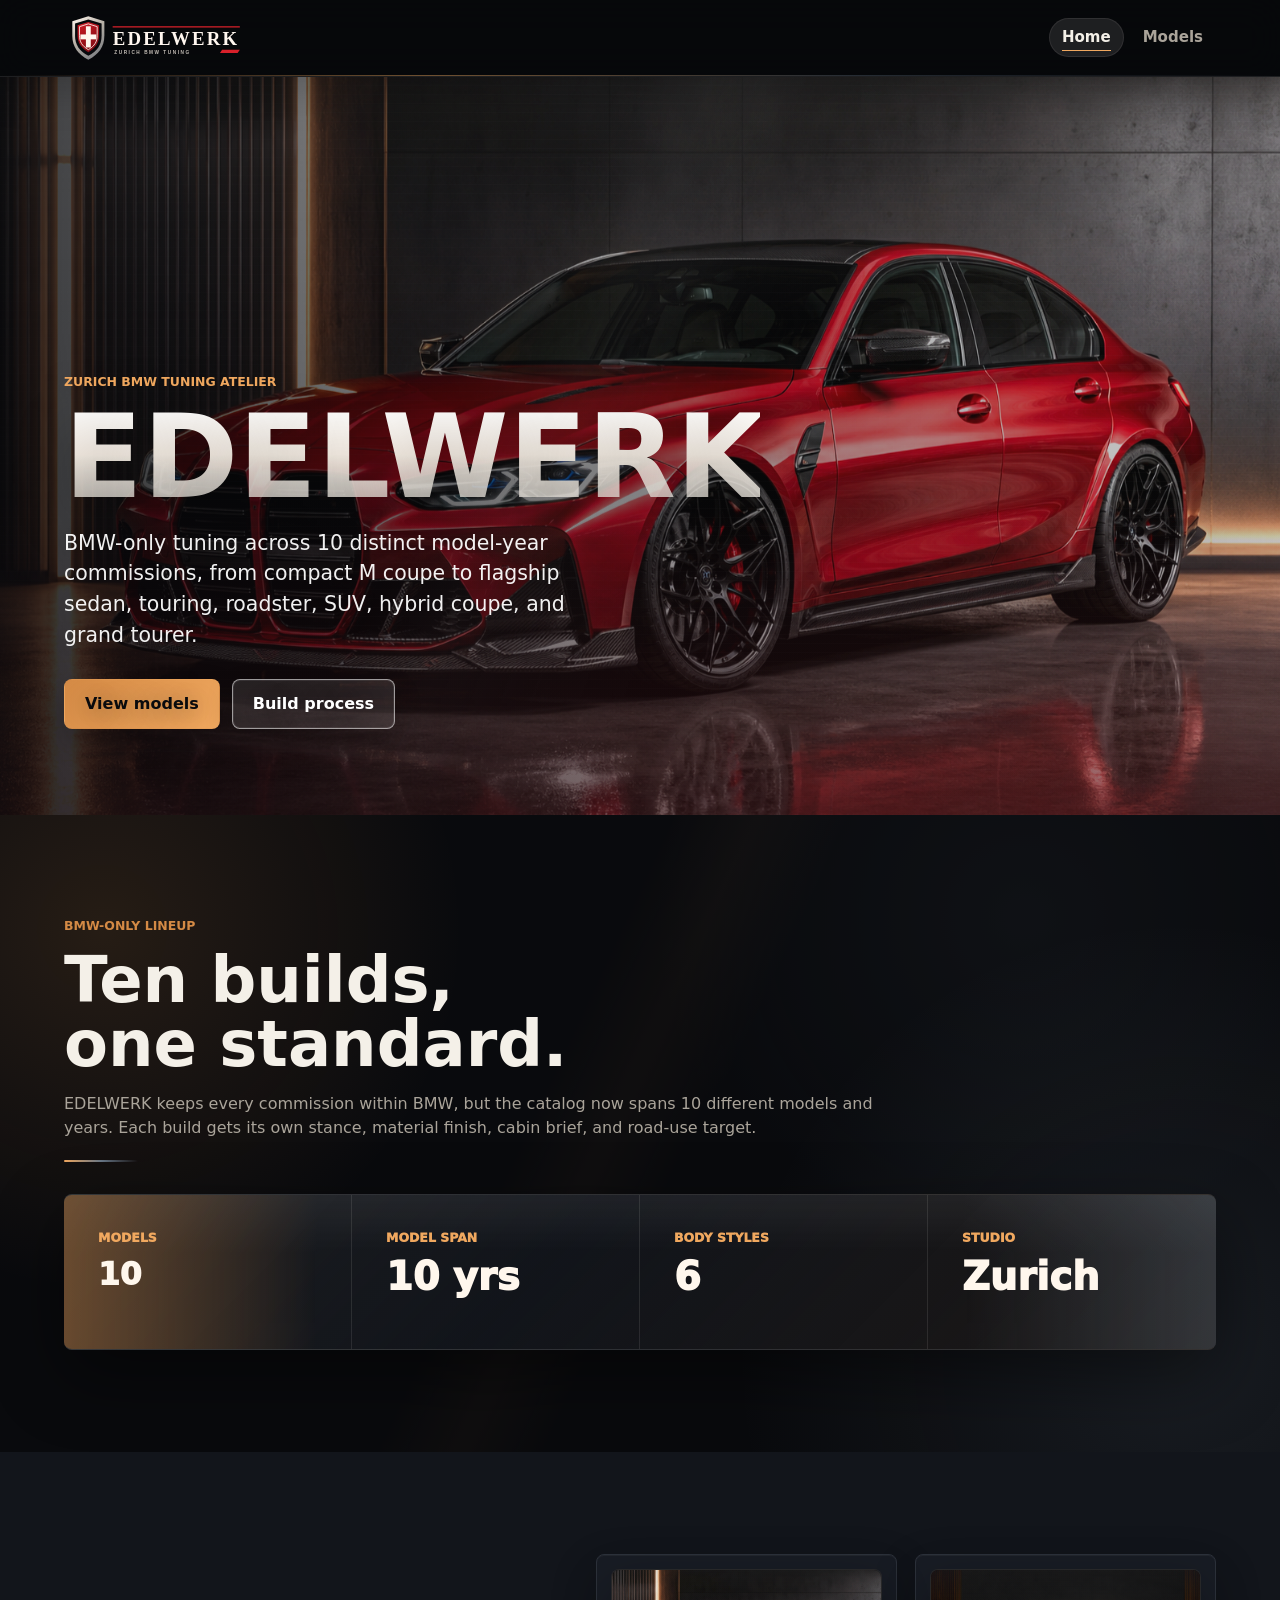
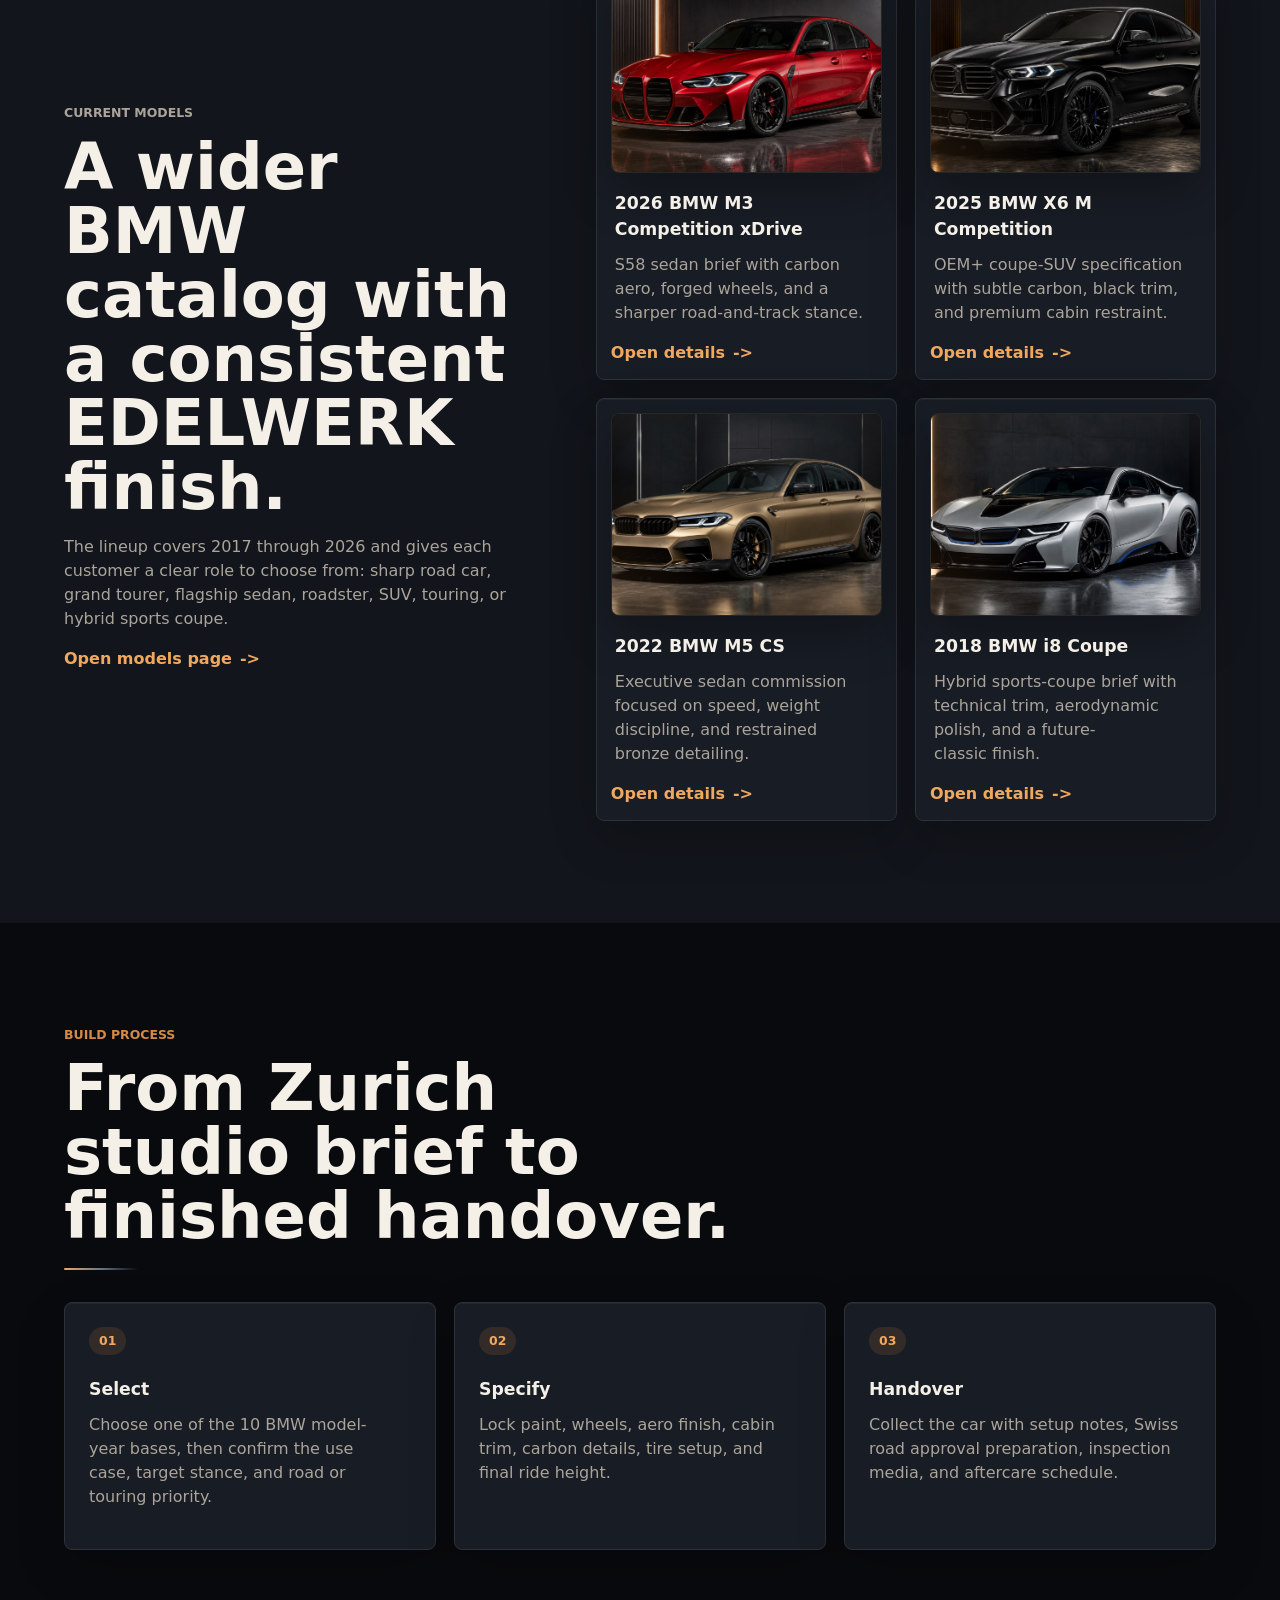
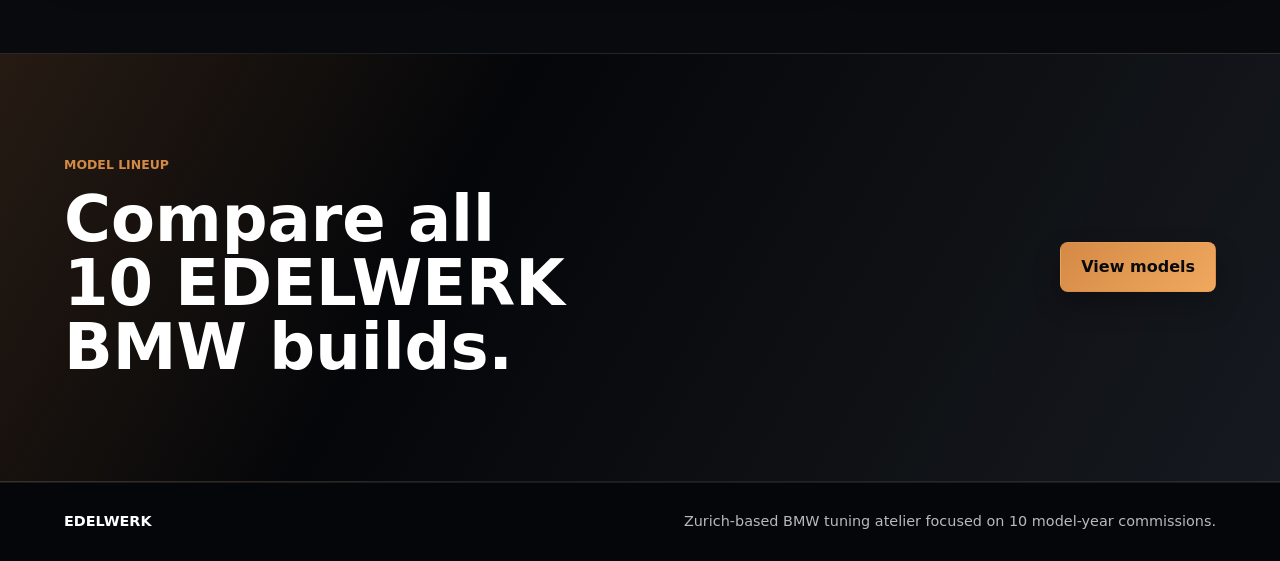
<file: index.html>
<!DOCTYPE html>
<html lang="en">
<head>
  <meta charset="UTF-8">
  <meta name="viewport" content="width=device-width, initial-scale=1.0">
  <title>EDELWERK | BMW Tuning Models</title>
  <link rel="icon" href="assets/icons/favicon.svg" type="image/svg+xml" sizes="any">
  <link rel="shortcut icon" href="assets/icons/favicon.svg" type="image/svg+xml">
  <link rel="stylesheet" href="assets/css/styles.css?v=20260705-lineup">
</head>
<body>
  <header class="site-header">
    <a class="brand" href="index.html" aria-label="EDELWERK home">
      <img class="brand-logo" src="assets/icons/edelwerk-logo.svg" alt="">
    </a>
    <nav class="main-nav" aria-label="Main navigation">
      <a class="active" href="index.html">Home</a>
      <a href="models.html">Models</a>
    </nav>
  </header>

  <main>
    <section class="hero" aria-labelledby="hero-title">
      <div class="hero-slot" aria-label="Hero image">
        <img class="hero-image" src="assets/images/edelwerk-lineup-2026-m3-competition.png" alt="Red 2026 BMW M3 Competition xDrive EDELWERK studio build">
      </div>
      <div class="hero-content">
        <p class="eyebrow">Zurich BMW tuning atelier</p>
        <h1 id="hero-title">EDELWERK</h1>
        <p class="hero-copy">BMW-only tuning across 10 distinct model-year commissions, from compact M coupe to flagship sedan, touring, roadster, SUV, hybrid coupe, and grand tourer.</p>
        <div class="hero-actions">
          <a class="button primary" href="models.html">View models</a>
          <a class="button secondary" href="#process">Build process</a>
        </div>
      </div>
    </section>

    <section class="intro-section" aria-labelledby="intro-title">
      <div class="section-heading">
        <p class="eyebrow">BMW-only lineup</p>
        <h2 id="intro-title">Ten builds, one standard.</h2>
        <p>EDELWERK keeps every commission within BMW, but the catalog now spans 10 different models and years. Each build gets its own stance, material finish, cabin brief, and road-use target.</p>
      </div>
      <div class="stat-strip" aria-label="Featured vehicle highlights">
        <div>
          <span>Models</span>
          <strong>10</strong>
        </div>
        <div>
          <span>Model span</span>
          <strong>10 yrs</strong>
        </div>
        <div>
          <span>Body styles</span>
          <strong>6</strong>
        </div>
        <div>
          <span>Studio</span>
          <strong>Zurich</strong>
        </div>
      </div>
    </section>

    <section class="feature-band" aria-labelledby="feature-title">
      <div class="feature-copy">
        <p class="eyebrow">Current models</p>
        <h2 id="feature-title">A wider BMW catalog with a consistent EDELWERK finish.</h2>
        <p>The lineup covers 2017 through 2026 and gives each customer a clear role to choose from: sharp road car, grand tourer, flagship sedan, roadster, SUV, touring, or hybrid sports coupe.</p>
        <a class="text-link" href="models.html">Open models page</a>
      </div>
      <div class="feature-grid">
        <article class="feature-card">
          <div class="image-slot card-slot has-media">
            <img class="slot-image" src="assets/images/edelwerk-lineup-2026-m3-competition.png" alt="Red 2026 BMW M3 Competition xDrive EDELWERK studio build">
          </div>
          <h3>2026 BMW M3 Competition xDrive</h3>
          <p>S58 sedan brief with carbon aero, forged wheels, and a sharper road-and-track stance.</p>
          <a class="text-link" href="vehicles/vehicle.html">Open details</a>
        </article>
        <article class="feature-card">
          <div class="image-slot card-slot has-media">
            <img class="slot-image" src="assets/images/edelwerk-lineup-2025-x6m-competition.png" alt="Black 2025 BMW X6 M Competition EDELWERK studio build">
          </div>
          <h3>2025 BMW X6 M Competition</h3>
          <p>OEM+ coupe-SUV specification with subtle carbon, black trim, and premium cabin restraint.</p>
          <a class="text-link" href="vehicles/vehicle-x6m.html">Open details</a>
        </article>
        <article class="feature-card">
          <div class="image-slot card-slot has-media">
            <img class="slot-image" src="assets/images/edelwerk-lineup-2022-m5-cs.png" alt="Bronze 2022 BMW M5 CS EDELWERK studio build">
          </div>
          <h3>2022 BMW M5 CS</h3>
          <p>Executive sedan commission focused on speed, weight discipline, and restrained bronze detailing.</p>
          <a class="text-link" href="vehicles/vehicle-m5-cs.html">Open details</a>
        </article>
        <article class="feature-card">
          <div class="image-slot card-slot has-media">
            <img class="slot-image" src="assets/images/edelwerk-lineup-2018-i8-coupe.png" alt="Silver 2018 BMW i8 Coupe EDELWERK studio build">
          </div>
          <h3>2018 BMW i8 Coupe</h3>
          <p>Hybrid sports-coupe brief with technical trim, aerodynamic polish, and a future-classic finish.</p>
          <a class="text-link" href="vehicles/vehicle-i8-coupe.html">Open details</a>
        </article>
      </div>
    </section>

    <section class="shopping-flow" id="process" aria-labelledby="shop-title">
      <div class="section-heading">
        <p class="eyebrow">Build process</p>
        <h2 id="shop-title">From Zurich studio brief to finished handover.</h2>
      </div>
      <div class="process-grid">
        <article>
          <span class="step-number">01</span>
          <h3>Select</h3>
          <p>Choose one of the 10 BMW model-year bases, then confirm the use case, target stance, and road or touring priority.</p>
        </article>
        <article>
          <span class="step-number">02</span>
          <h3>Specify</h3>
          <p>Lock paint, wheels, aero finish, cabin trim, carbon details, tire setup, and final ride height.</p>
        </article>
        <article>
          <span class="step-number">03</span>
          <h3>Handover</h3>
          <p>Collect the car with setup notes, Swiss road approval preparation, inspection media, and aftercare schedule.</p>
        </article>
      </div>
    </section>

    <section class="cta-band" aria-labelledby="cta-title">
      <div>
        <p class="eyebrow">Model lineup</p>
        <h2 id="cta-title">Compare all 10 EDELWERK BMW builds.</h2>
      </div>
      <a class="button primary" href="models.html">View models</a>
    </section>
  </main>

  <footer class="site-footer">
    <span>EDELWERK</span>
    <span>Zurich-based BMW tuning atelier focused on 10 model-year commissions.</span>
  </footer>
  <script src="assets/js/scripts.js?v=20260705-lineup" defer></script>
</body>
</html>
</file>
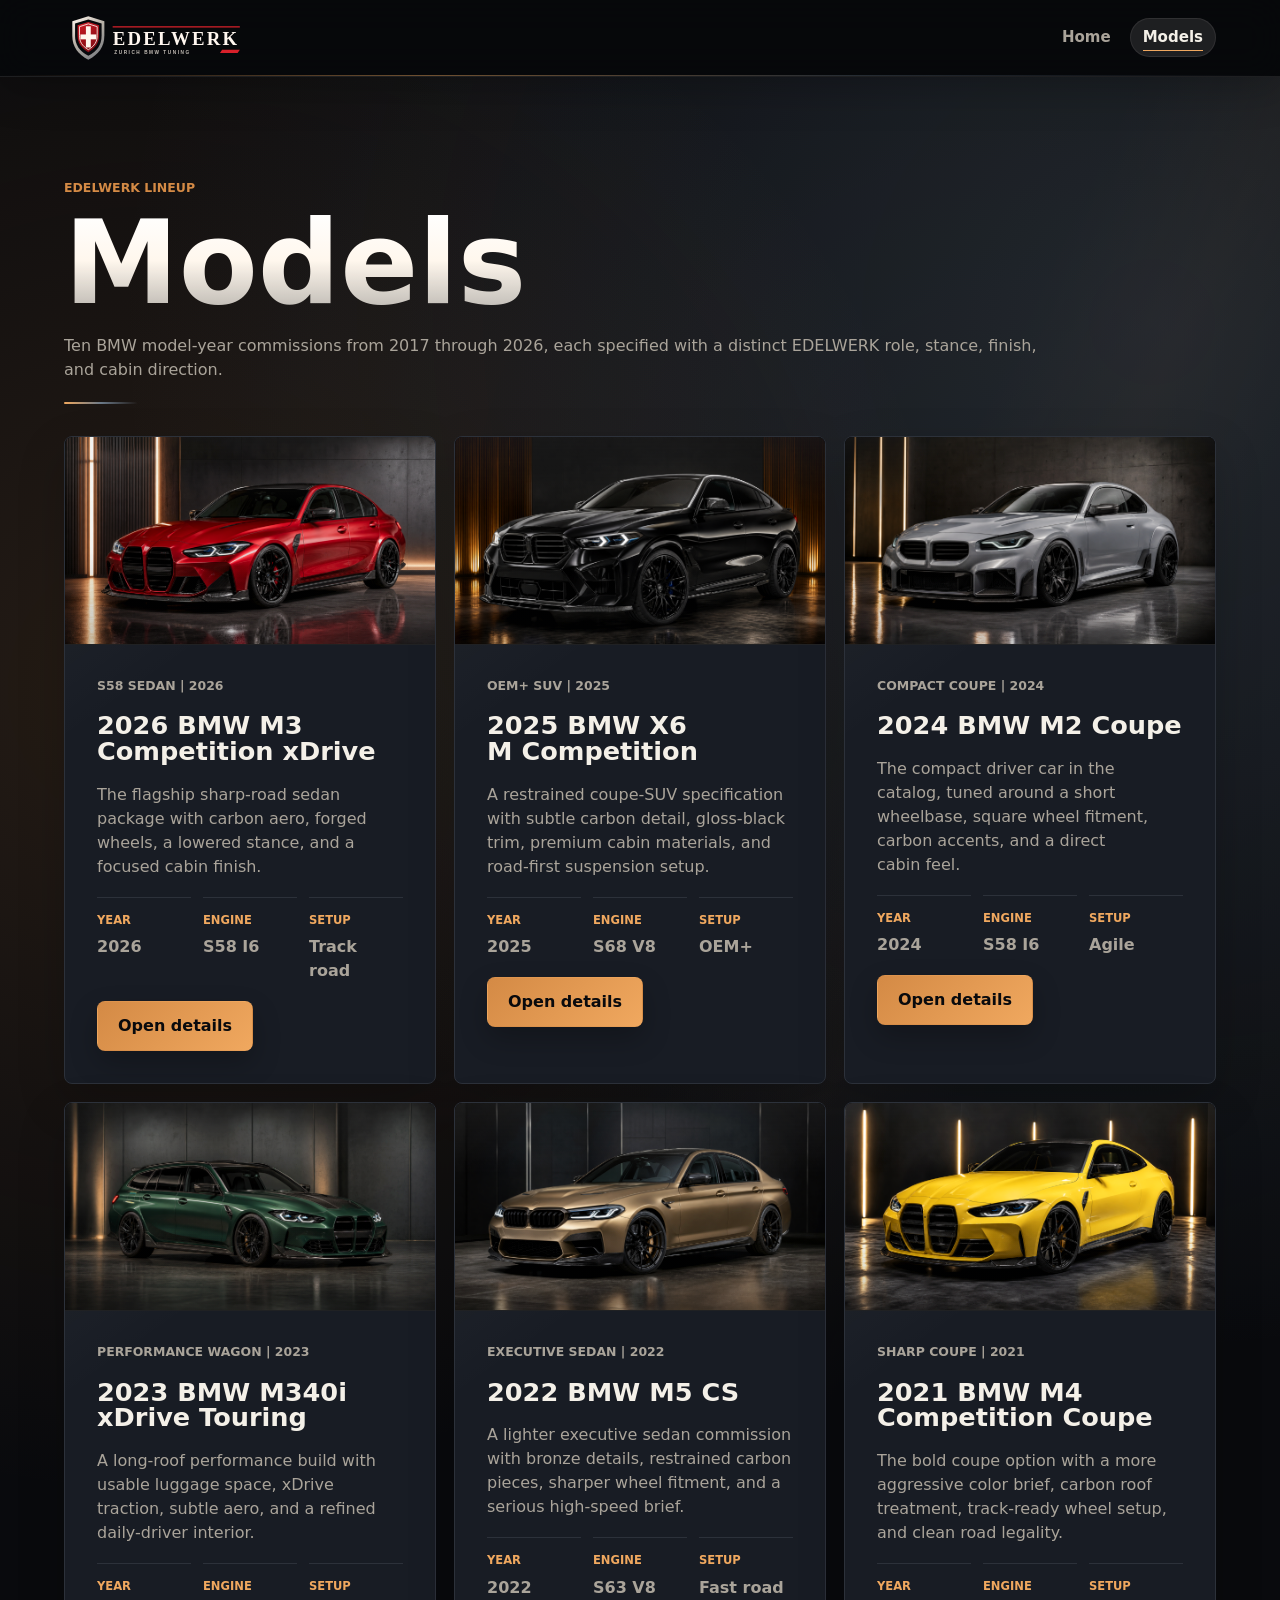
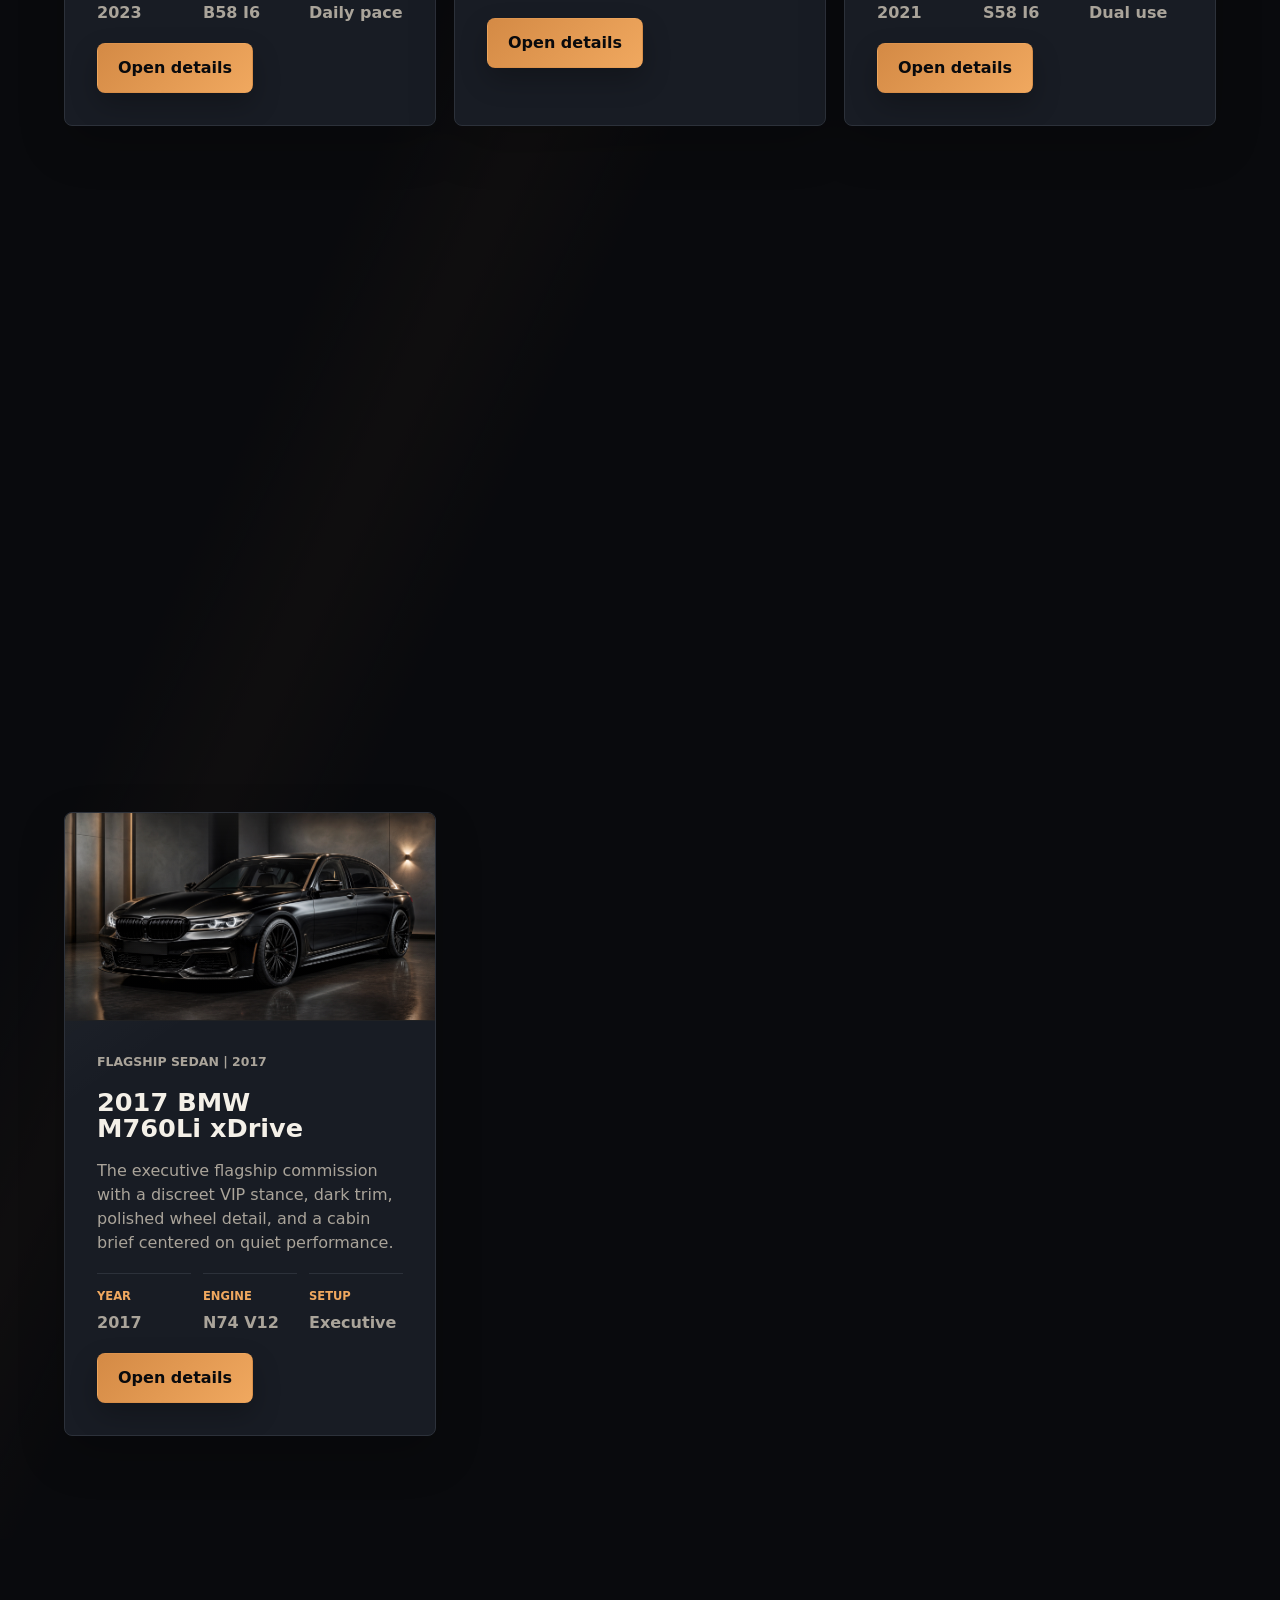
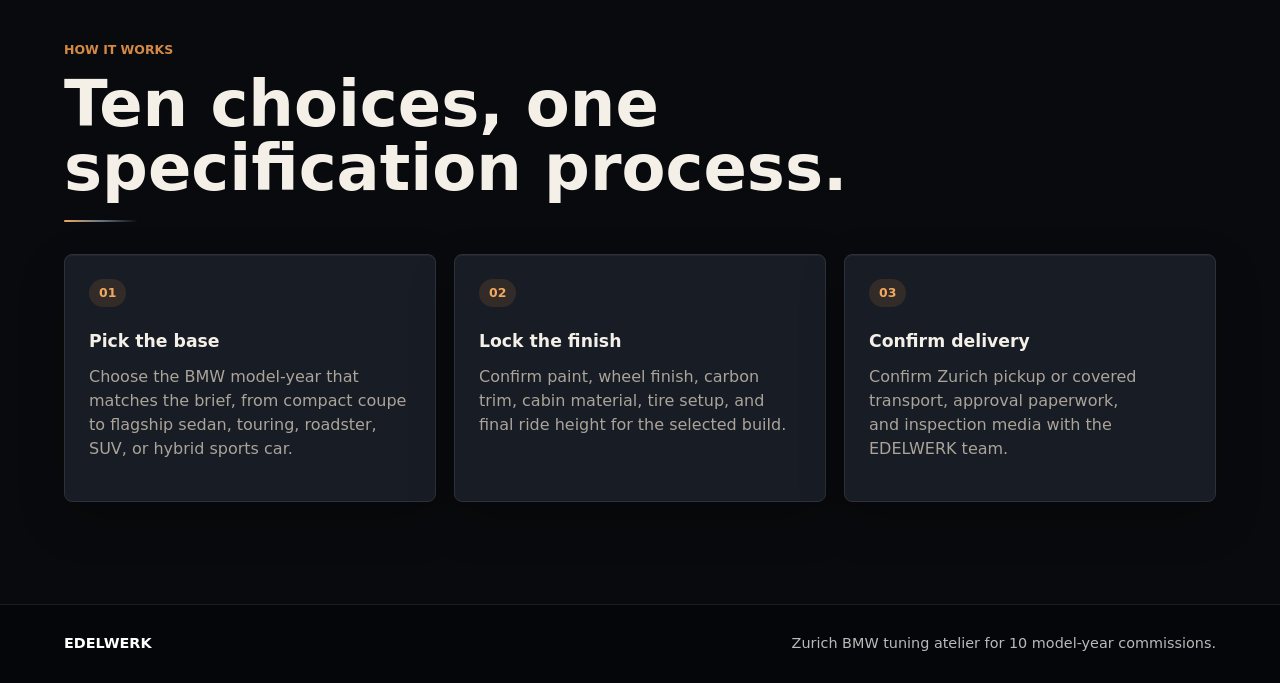
<file: models.html>
<!DOCTYPE html>
<html lang="en">
<head>
  <meta charset="UTF-8">
  <meta name="viewport" content="width=device-width, initial-scale=1.0">
  <title>EDELWERK Models | 10 BMW Builds</title>
  <link rel="icon" href="assets/icons/favicon.svg" type="image/svg+xml" sizes="any">
  <link rel="shortcut icon" href="assets/icons/favicon.svg" type="image/svg+xml">
  <link rel="stylesheet" href="assets/css/styles.css?v=20260705-lineup">
</head>
<body>
  <header class="site-header">
    <a class="brand" href="index.html" aria-label="EDELWERK home">
      <img class="brand-logo" src="assets/icons/edelwerk-logo.svg" alt="">
    </a>
    <nav class="main-nav" aria-label="Main navigation">
      <a href="index.html">Home</a>
      <a class="active" href="models.html">Models</a>
    </nav>
  </header>

  <main>
    <section class="models-hero" aria-labelledby="models-title">
      <div class="section-heading">
        <p class="eyebrow">EDELWERK lineup</p>
        <h1 id="models-title">Models</h1>
        <p>Ten BMW model-year commissions from 2017 through 2026, each specified with a distinct EDELWERK role, stance, finish, and cabin direction.</p>
      </div>
      <div class="model-grid" id="lineup">
        <article class="model-card">
          <div class="model-media">
            <img class="slot-image" src="assets/images/edelwerk-lineup-2026-m3-competition.png" alt="Red 2026 BMW M3 Competition xDrive EDELWERK studio build">
          </div>
          <div class="model-body">
            <p class="eyebrow">S58 sedan | 2026</p>
            <h2>2026 BMW M3 Competition xDrive</h2>
            <p>The flagship sharp-road sedan package with carbon aero, forged wheels, a lowered stance, and a focused cabin finish.</p>
            <dl class="model-specs">
              <div><dt>Year</dt><dd>2026</dd></div>
              <div><dt>Engine</dt><dd>S58 I6</dd></div>
              <div><dt>Setup</dt><dd>Track road</dd></div>
            </dl>
            <div class="model-actions">
              <a class="button primary" href="vehicles/vehicle.html">Open details</a>
            </div>
          </div>
        </article>
        <article class="model-card">
          <div class="model-media">
            <img class="slot-image" src="assets/images/edelwerk-lineup-2025-x6m-competition.png" alt="Black 2025 BMW X6 M Competition EDELWERK studio build">
          </div>
          <div class="model-body">
            <p class="eyebrow">OEM+ SUV | 2025</p>
            <h2>2025 BMW X6 M Competition</h2>
            <p>A restrained coupe-SUV specification with subtle carbon detail, gloss-black trim, premium cabin materials, and road-first suspension setup.</p>
            <dl class="model-specs">
              <div><dt>Year</dt><dd>2025</dd></div>
              <div><dt>Engine</dt><dd>S68 V8</dd></div>
              <div><dt>Setup</dt><dd>OEM+</dd></div>
            </dl>
            <div class="model-actions">
              <a class="button primary" href="vehicles/vehicle-x6m.html">Open details</a>
            </div>
          </div>
        </article>
        <article class="model-card">
          <div class="model-media">
            <img class="slot-image" src="assets/images/edelwerk-lineup-2024-m2-coupe.png" alt="Grey 2024 BMW M2 Coupe EDELWERK studio build">
          </div>
          <div class="model-body">
            <p class="eyebrow">Compact coupe | 2024</p>
            <h2>2024 BMW M2 Coupe</h2>
            <p>The compact driver car in the catalog, tuned around a short wheelbase, square wheel fitment, carbon accents, and a direct cabin feel.</p>
            <dl class="model-specs">
              <div><dt>Year</dt><dd>2024</dd></div>
              <div><dt>Engine</dt><dd>S58 I6</dd></div>
              <div><dt>Setup</dt><dd>Agile</dd></div>
            </dl>
            <div class="model-actions">
              <a class="button primary" href="vehicles/vehicle-m2-coupe.html">Open details</a>
            </div>
          </div>
        </article>
        <article class="model-card">
          <div class="model-media">
            <img class="slot-image" src="assets/images/edelwerk-lineup-2023-m340i-touring.png" alt="Green 2023 BMW M340i xDrive Touring EDELWERK studio build">
          </div>
          <div class="model-body">
            <p class="eyebrow">Performance wagon | 2023</p>
            <h2>2023 BMW M340i xDrive Touring</h2>
            <p>A long-roof performance build with usable luggage space, xDrive traction, subtle aero, and a refined daily-driver interior.</p>
            <dl class="model-specs">
              <div><dt>Year</dt><dd>2023</dd></div>
              <div><dt>Engine</dt><dd>B58 I6</dd></div>
              <div><dt>Setup</dt><dd>Daily pace</dd></div>
            </dl>
            <div class="model-actions">
              <a class="button primary" href="vehicles/vehicle-m340i-touring.html">Open details</a>
            </div>
          </div>
        </article>
        <article class="model-card">
          <div class="model-media">
            <img class="slot-image" src="assets/images/edelwerk-lineup-2022-m5-cs.png" alt="Bronze 2022 BMW M5 CS EDELWERK studio build">
          </div>
          <div class="model-body">
            <p class="eyebrow">Executive sedan | 2022</p>
            <h2>2022 BMW M5 CS</h2>
            <p>A lighter executive sedan commission with bronze details, restrained carbon pieces, sharper wheel fitment, and a serious high-speed brief.</p>
            <dl class="model-specs">
              <div><dt>Year</dt><dd>2022</dd></div>
              <div><dt>Engine</dt><dd>S63 V8</dd></div>
              <div><dt>Setup</dt><dd>Fast road</dd></div>
            </dl>
            <div class="model-actions">
              <a class="button primary" href="vehicles/vehicle-m5-cs.html">Open details</a>
            </div>
          </div>
        </article>
        <article class="model-card">
          <div class="model-media">
            <img class="slot-image" src="assets/images/edelwerk-lineup-2021-m4-competition.png" alt="Yellow 2021 BMW M4 Competition Coupe EDELWERK studio build">
          </div>
          <div class="model-body">
            <p class="eyebrow">Sharp coupe | 2021</p>
            <h2>2021 BMW M4 Competition Coupe</h2>
            <p>The bold coupe option with a more aggressive color brief, carbon roof treatment, track-ready wheel setup, and clean road legality.</p>
            <dl class="model-specs">
              <div><dt>Year</dt><dd>2021</dd></div>
              <div><dt>Engine</dt><dd>S58 I6</dd></div>
              <div><dt>Setup</dt><dd>Dual use</dd></div>
            </dl>
            <div class="model-actions">
              <a class="button primary" href="vehicles/vehicle-m4-competition.html">Open details</a>
            </div>
          </div>
        </article>
        <article class="model-card">
          <div class="model-media">
            <img class="slot-image" src="assets/images/edelwerk-lineup-2020-m8-gran-coupe.png" alt="Blue 2020 BMW M8 Competition Gran Coupe EDELWERK studio build">
          </div>
          <div class="model-body">
            <p class="eyebrow">Grand tourer | 2020</p>
            <h2>2020 BMW M8 Competition Gran Coupe</h2>
            <p>A long, low GT build with deep metallic paint, understated carbon, black forged wheels, and a cabin tuned for distance.</p>
            <dl class="model-specs">
              <div><dt>Year</dt><dd>2020</dd></div>
              <div><dt>Engine</dt><dd>S63 V8</dd></div>
              <div><dt>Setup</dt><dd>GT</dd></div>
            </dl>
            <div class="model-actions">
              <a class="button primary" href="vehicles/vehicle-m8-gran-coupe.html">Open details</a>
            </div>
          </div>
        </article>
        <article class="model-card">
          <div class="model-media">
            <img class="slot-image" src="assets/images/edelwerk-lineup-2019-z4-m40i.png" alt="White 2019 BMW Z4 M40i EDELWERK studio build">
          </div>
          <div class="model-body">
            <p class="eyebrow">Roadster | 2019</p>
            <h2>2019 BMW Z4 M40i</h2>
            <p>The open-top choice with a crisp stance, clean aero, lightweight wheel finish, and a specification built for mountain-road use.</p>
            <dl class="model-specs">
              <div><dt>Year</dt><dd>2019</dd></div>
              <div><dt>Engine</dt><dd>B58 I6</dd></div>
              <div><dt>Setup</dt><dd>Open road</dd></div>
            </dl>
            <div class="model-actions">
              <a class="button primary" href="vehicles/vehicle-z4-m40i.html">Open details</a>
            </div>
          </div>
        </article>
        <article class="model-card">
          <div class="model-media">
            <img class="slot-image" src="assets/images/edelwerk-lineup-2018-i8-coupe.png" alt="Silver 2018 BMW i8 Coupe EDELWERK studio build">
          </div>
          <div class="model-body">
            <p class="eyebrow">Hybrid coupe | 2018</p>
            <h2>2018 BMW i8 Coupe</h2>
            <p>A future-classic hybrid coupe with aerodynamic polish, technical trim details, black wheel contrast, and a restrained electric-era finish.</p>
            <dl class="model-specs">
              <div><dt>Year</dt><dd>2018</dd></div>
              <div><dt>Engine</dt><dd>Hybrid</dd></div>
              <div><dt>Setup</dt><dd>Technical</dd></div>
            </dl>
            <div class="model-actions">
              <a class="button primary" href="vehicles/vehicle-i8-coupe.html">Open details</a>
            </div>
          </div>
        </article>
        <article class="model-card">
          <div class="model-media">
            <img class="slot-image" src="assets/images/edelwerk-lineup-2017-m760li.png" alt="Black 2017 BMW M760Li xDrive EDELWERK studio build">
          </div>
          <div class="model-body">
            <p class="eyebrow">Flagship sedan | 2017</p>
            <h2>2017 BMW M760Li xDrive</h2>
            <p>The executive flagship commission with a discreet VIP stance, dark trim, polished wheel detail, and a cabin brief centered on quiet performance.</p>
            <dl class="model-specs">
              <div><dt>Year</dt><dd>2017</dd></div>
              <div><dt>Engine</dt><dd>N74 V12</dd></div>
              <div><dt>Setup</dt><dd>Executive</dd></div>
            </dl>
            <div class="model-actions">
              <a class="button primary" href="vehicles/vehicle-m760li.html">Open details</a>
            </div>
          </div>
        </article>
      </div>
    </section>

    <section class="shopping-flow" aria-labelledby="models-flow-title">
      <div class="section-heading">
        <p class="eyebrow">How it works</p>
        <h2 id="models-flow-title">Ten choices, one specification process.</h2>
      </div>
      <div class="process-grid">
        <article>
          <span class="step-number">01</span>
          <h3>Pick the base</h3>
          <p>Choose the BMW model-year that matches the brief, from compact coupe to flagship sedan, touring, roadster, SUV, or hybrid sports car.</p>
        </article>
        <article>
          <span class="step-number">02</span>
          <h3>Lock the finish</h3>
          <p>Confirm paint, wheel finish, carbon trim, cabin material, tire setup, and final ride height for the selected build.</p>
        </article>
        <article>
          <span class="step-number">03</span>
          <h3>Confirm delivery</h3>
          <p>Confirm Zurich pickup or covered transport, approval paperwork, and inspection media with the EDELWERK team.</p>
        </article>
      </div>
    </section>
  </main>

  <footer class="site-footer">
    <span>EDELWERK</span>
    <span>Zurich BMW tuning atelier for 10 model-year commissions.</span>
  </footer>
  <script src="assets/js/scripts.js?v=20260705-lineup" defer></script>
</body>
</html>
</file>
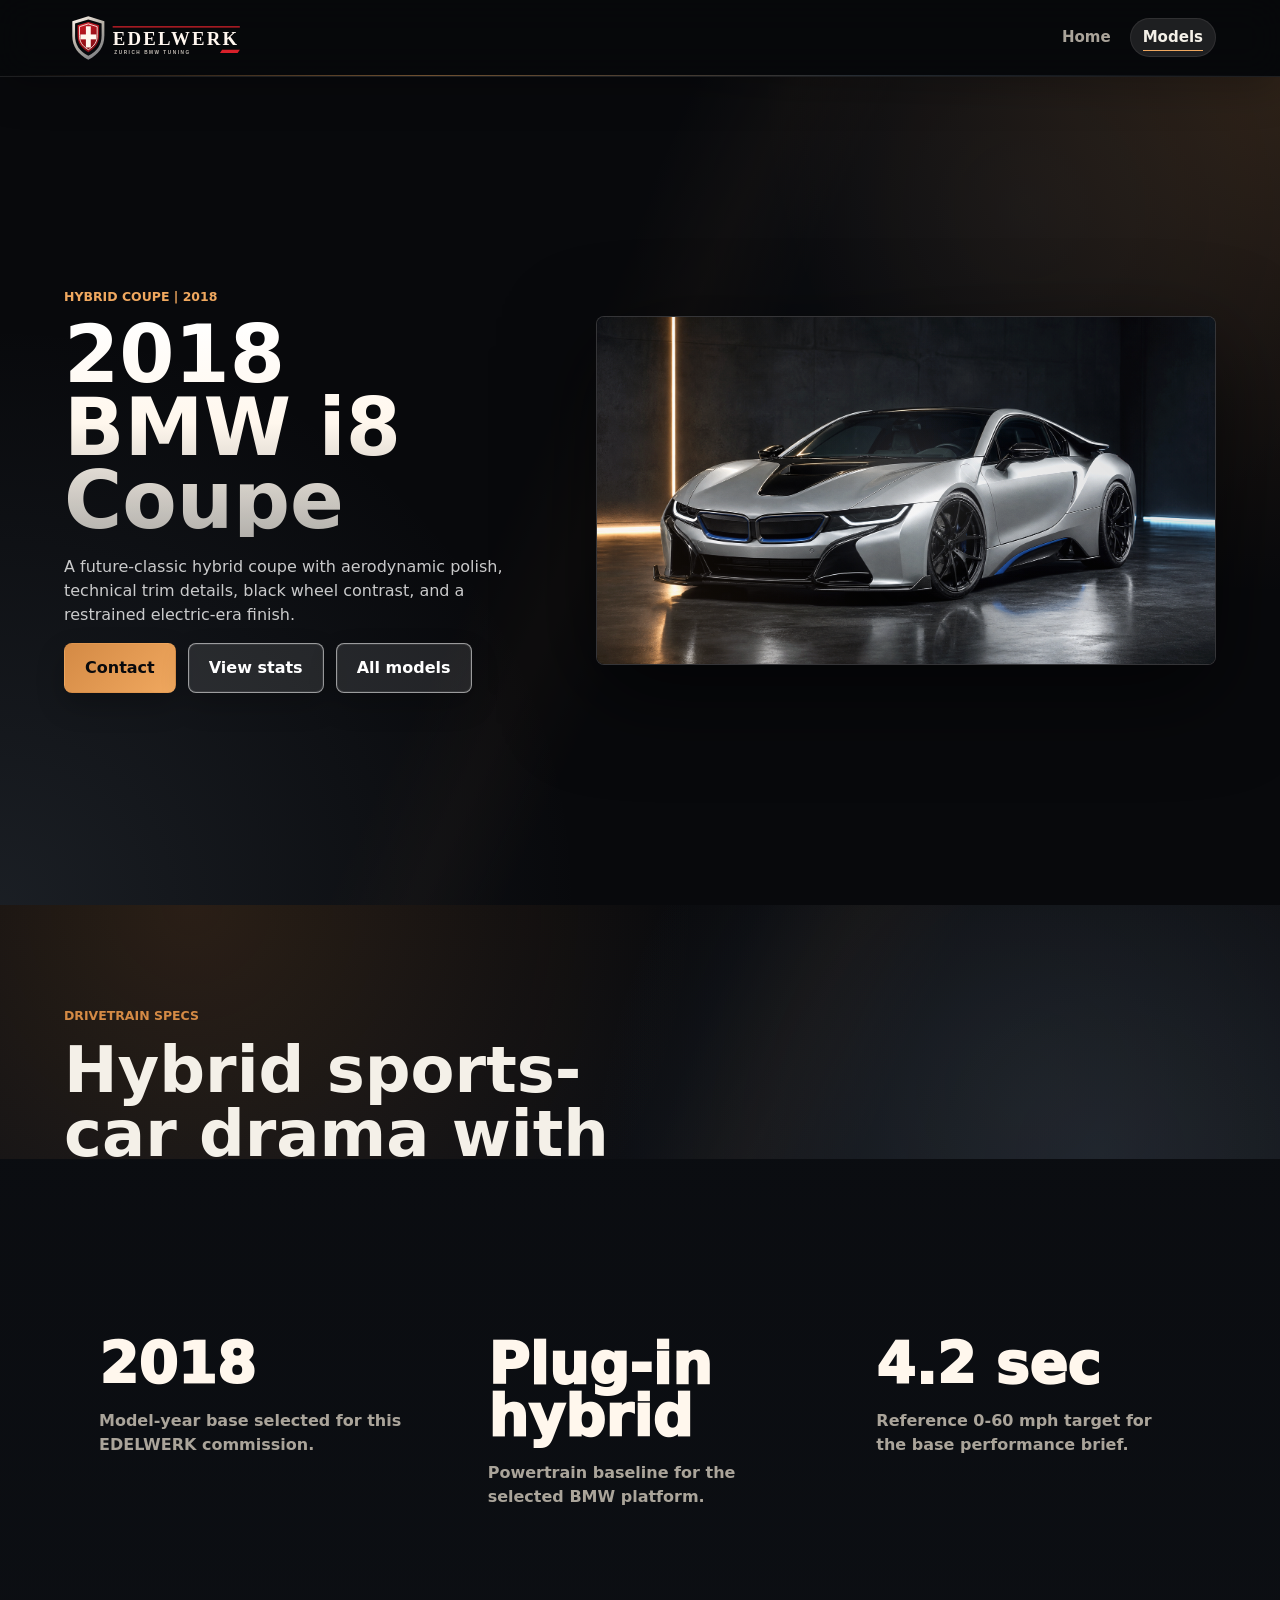
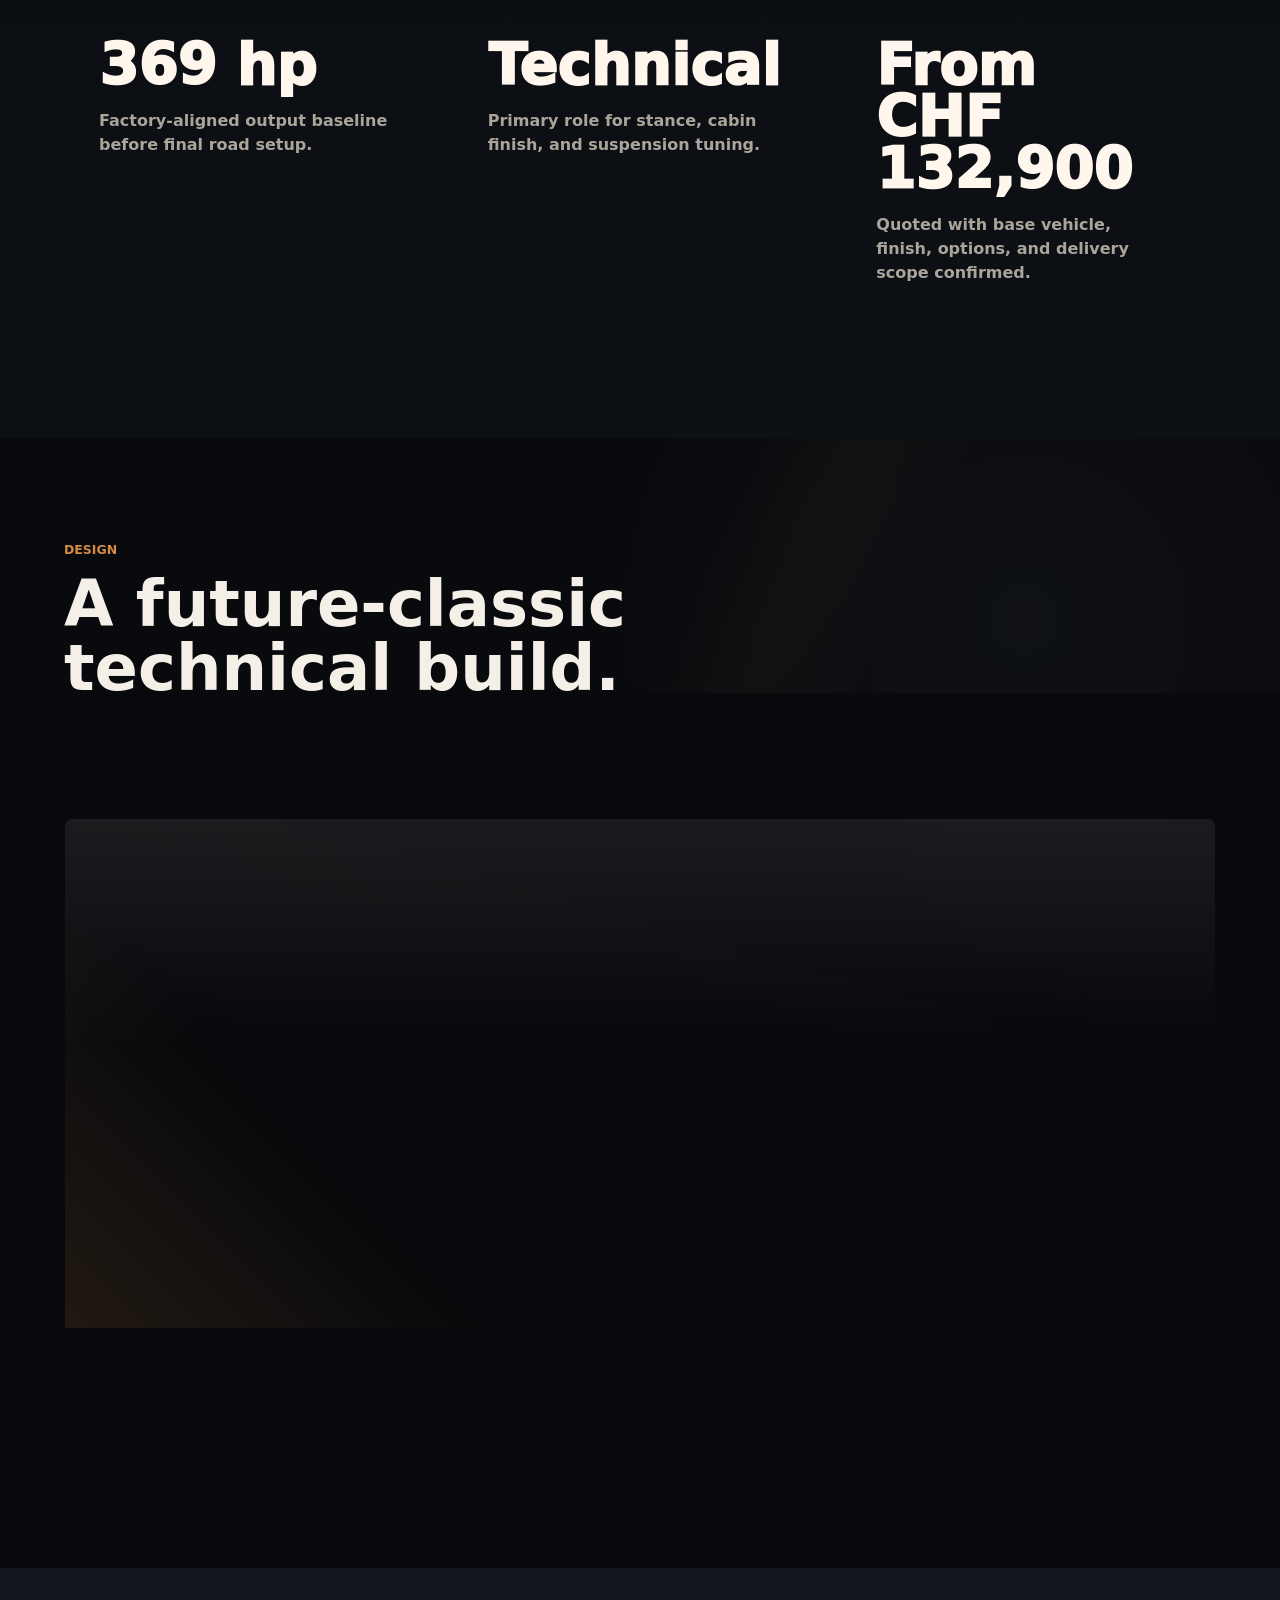
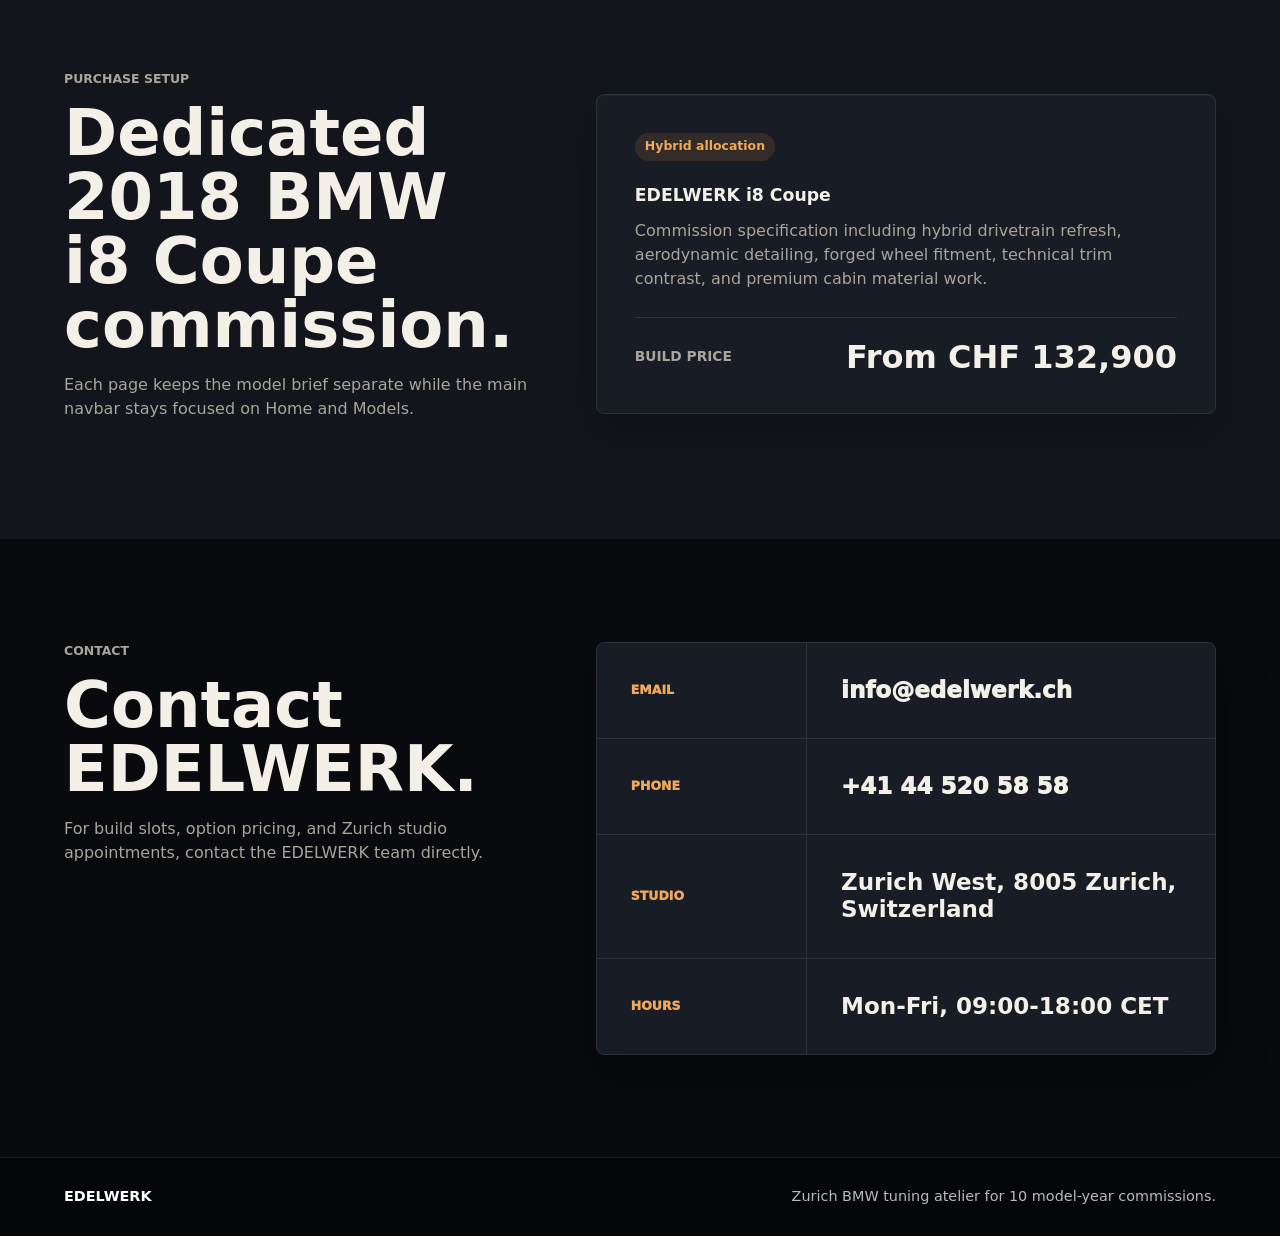
<file: vehicles/vehicle-i8-coupe.html>
<!DOCTYPE html>
<html lang="en">
<head>
  <meta charset="UTF-8">
  <meta name="viewport" content="width=device-width, initial-scale=1.0">
  <title>EDELWERK 2018 BMW i8 Coupe | Model Overview</title>
  <link rel="icon" href="../assets/icons/favicon.svg" type="image/svg+xml" sizes="any">
  <link rel="shortcut icon" href="../assets/icons/favicon.svg" type="image/svg+xml">
  <link rel="stylesheet" href="../assets/css/styles.css?v=20260705-lineup">
</head>
<body>
  <header class="site-header">
    <a class="brand" href="../index.html" aria-label="EDELWERK home">
      <img class="brand-logo" src="../assets/icons/edelwerk-logo.svg" alt="">
    </a>
    <nav class="main-nav" aria-label="Main navigation">
      <a href="../index.html">Home</a>
      <a class="active" href="../models.html">Models</a>
    </nav>
  </header>

  <main>
    <section class="vehicle-hero" aria-labelledby="vehicle-title">
      <div class="vehicle-copy">
        <p class="eyebrow">Hybrid coupe | 2018</p>
        <h1 id="vehicle-title">2018 BMW i8 Coupe</h1>
        <p>A future-classic hybrid coupe with aerodynamic polish, technical trim details, black wheel contrast, and a restrained electric-era finish.</p>
        <div class="hero-actions">
          <a class="button primary" href="#reserve">Contact</a>
          <a class="button secondary" href="#specs">View stats</a>
          <a class="button secondary" href="../models.html">All models</a>
        </div>
      </div>
      <div class="vehicle-slot" aria-label="Main vehicle image">
        <img class="feature-image" src="../assets/images/edelwerk-lineup-2018-i8-coupe.png" alt="Silver 2018 BMW i8 Coupe EDELWERK studio build">
      </div>
    </section>

    <section class="spec-section" id="specs" aria-labelledby="spec-title">
      <div class="section-heading compact">
        <p class="eyebrow">Drivetrain specs</p>
        <h2 id="spec-title">Hybrid sports-car drama with EDELWERK restraint.</h2>
      </div>
      <div class="spec-grid">
        <article><span>Year</span><strong>2018</strong><p>Model-year base selected for this EDELWERK commission.</p></article>
        <article><span>Engine</span><strong>Plug-in hybrid</strong><p>Powertrain baseline for the selected BMW platform.</p></article>
        <article><span>Acceleration</span><strong>4.2 sec</strong><p>Reference 0-60 mph target for the base performance brief.</p></article>
        <article><span>Power</span><strong>369 hp</strong><p>Factory-aligned output baseline before final road setup.</p></article>
        <article><span>Setup</span><strong>Technical</strong><p>Primary role for stance, cabin finish, and suspension tuning.</p></article>
        <article><span>Build price</span><strong>From CHF 132,900</strong><p>Quoted with base vehicle, finish, options, and delivery scope confirmed.</p></article>
      </div>
    </section>

    <section class="detail-section" id="design" aria-labelledby="design-title">
      <div class="section-heading">
        <p class="eyebrow">Design</p>
        <h2 id="design-title">A future-classic technical build.</h2>
        <p>The i8 Coupe gets a clean future-classic finish with aerodynamic polish, technical trim contrast, and a quieter visual treatment than the M cars.</p>
      </div>
      <div class="gallery-grid">
        <div class="image-slot gallery-slot large has-media"><img class="slot-image" src="../assets/images/edelwerk-lineup-2018-i8-coupe.png" alt="Silver 2018 BMW i8 Coupe EDELWERK studio build"></div>
      </div>
    </section>

    <section class="package-section" aria-labelledby="package-title">
      <div>
        <p class="eyebrow">Purchase setup</p>
        <h2 id="package-title">Dedicated 2018 BMW i8 Coupe commission.</h2>
        <p>Each page keeps the model brief separate while the main navbar stays focused on Home and Models.</p>
      </div>
      <div class="package-card">
        <span class="tag">Hybrid allocation</span>
        <h3>EDELWERK i8 Coupe</h3>
        <p>Commission specification including hybrid drivetrain refresh, aerodynamic detailing, forged wheel fitment, technical trim contrast, and premium cabin material work.</p>
        <div class="price-line"><span>Build price</span><strong>From CHF 132,900</strong></div>
      </div>
    </section>

    <section class="reserve-section" id="reserve" aria-labelledby="reserve-title">
      <div class="reserve-copy">
        <p class="eyebrow">Contact</p>
        <h2 id="reserve-title">Contact EDELWERK.</h2>
        <p>For build slots, option pricing, and Zurich studio appointments, contact the EDELWERK team directly.</p>
      </div>
      <table class="contact-table" aria-label="EDELWERK contact details"><tbody><tr><th scope="row">Email</th><td><a href="mailto:info@edelwerk.ch">info@edelwerk.ch</a></td></tr><tr><th scope="row">Phone</th><td><a href="tel:+41445205858">+41 44 520 58 58</a></td></tr><tr><th scope="row">Studio</th><td>Zurich West, 8005 Zurich, Switzerland</td></tr><tr><th scope="row">Hours</th><td>Mon-Fri, 09:00-18:00 CET</td></tr></tbody></table>    </section>
  </main>

  <footer class="site-footer">
    <span>EDELWERK</span>
    <span>Zurich BMW tuning atelier for 10 model-year commissions.</span>
  </footer>
  <script src="../assets/js/scripts.js?v=20260705-lineup" defer></script>
</body>
</html>
</file>
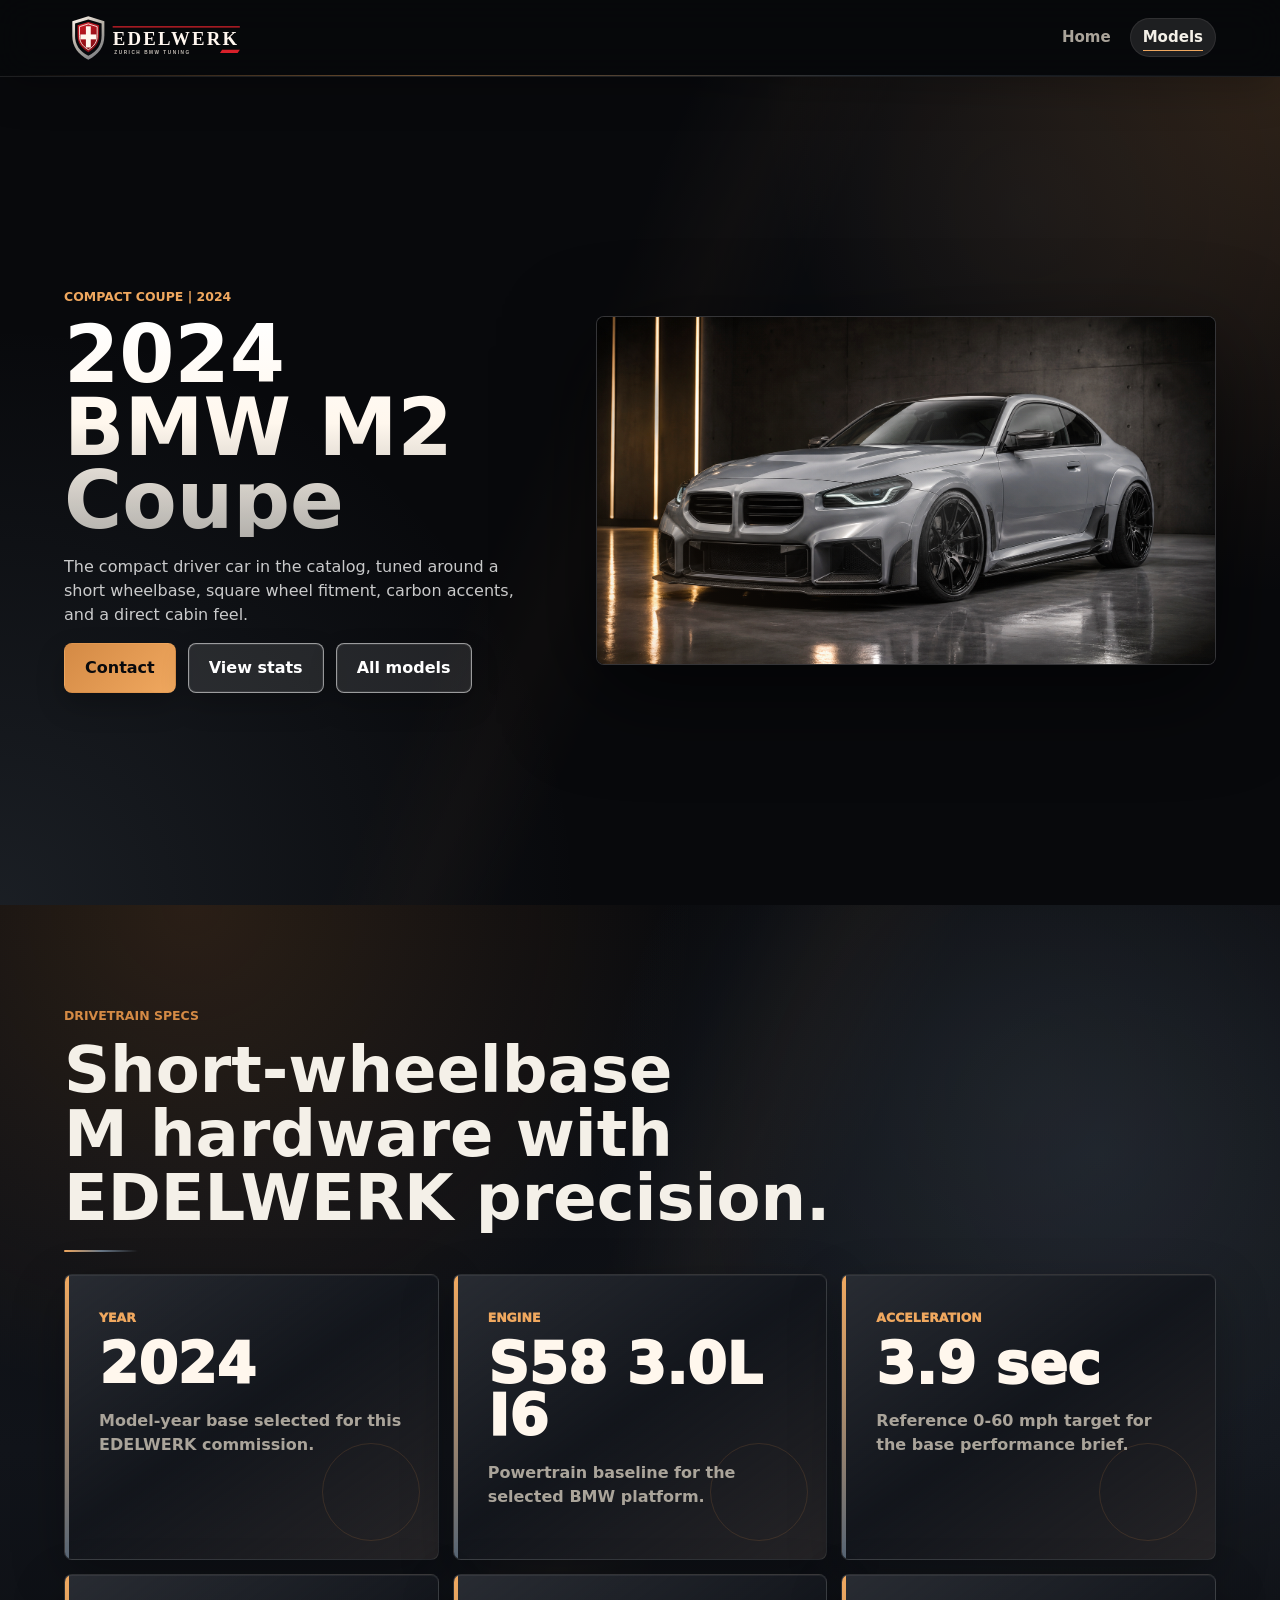
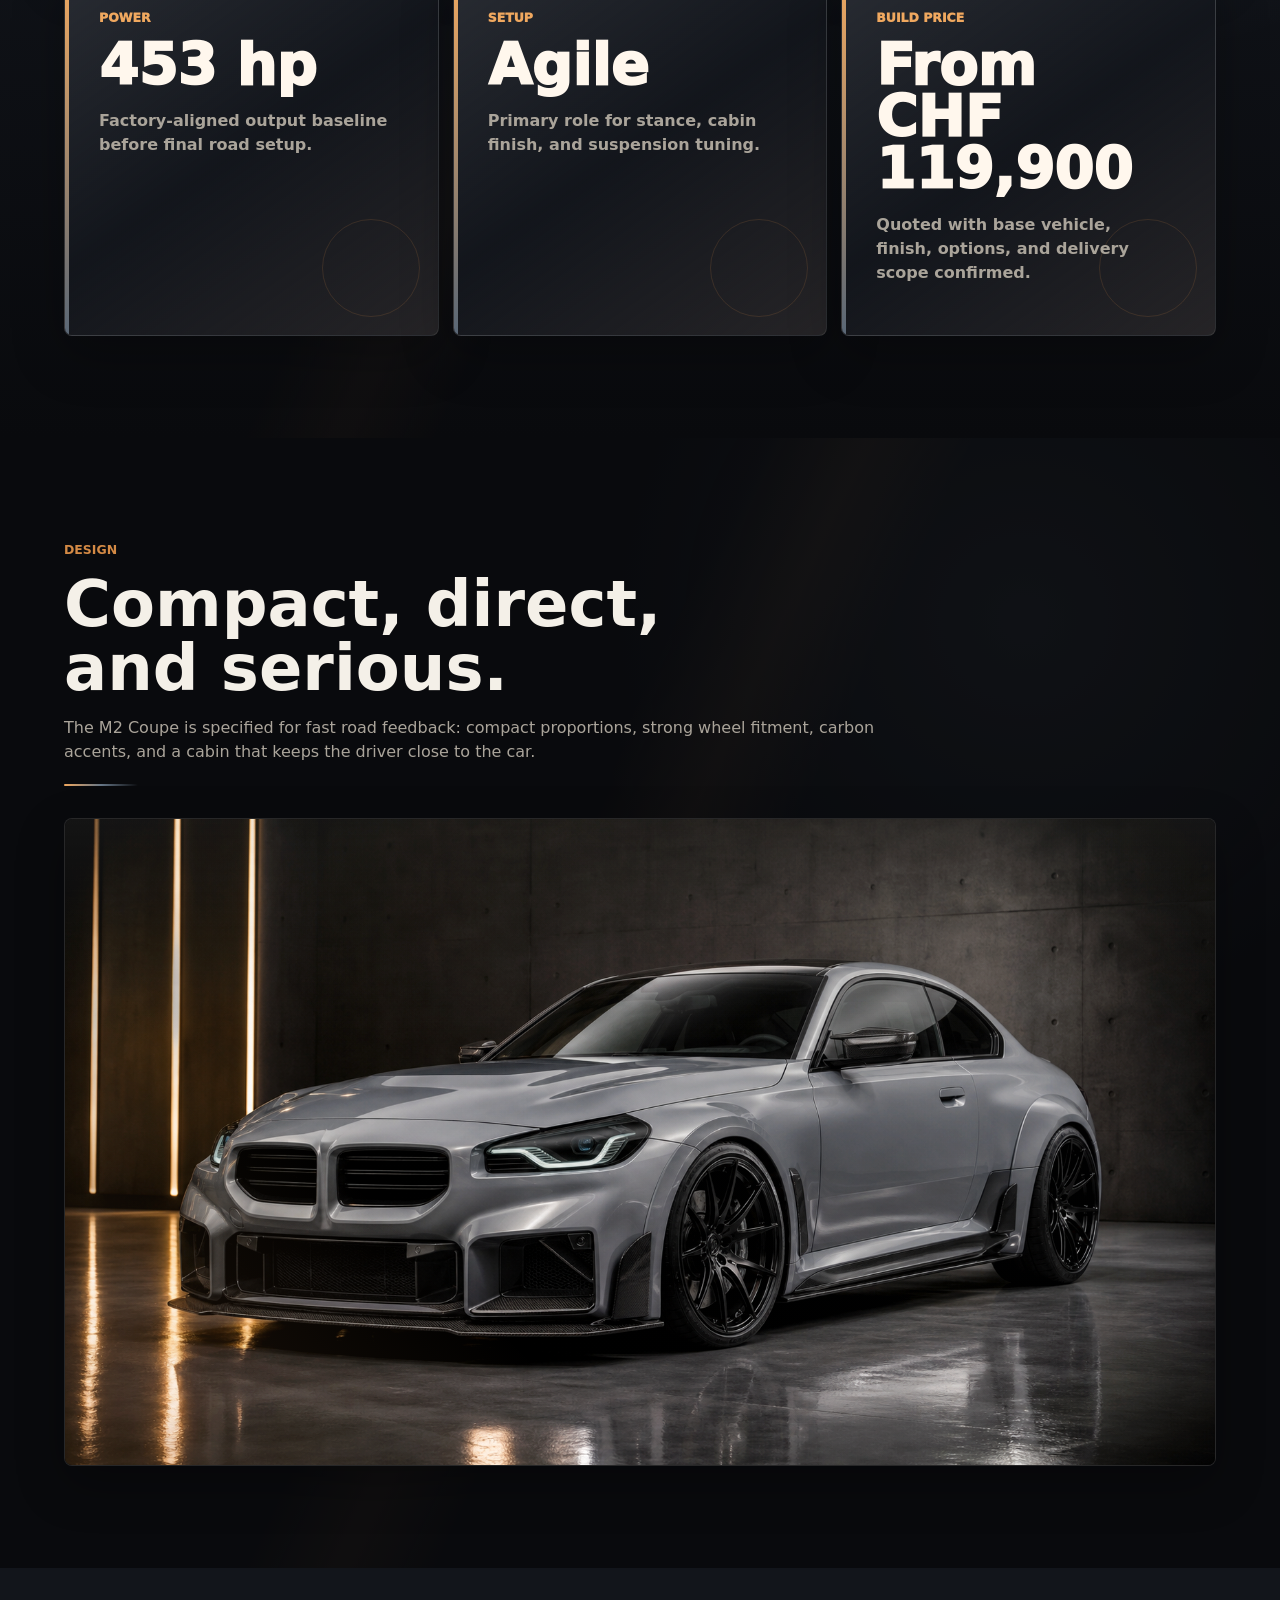
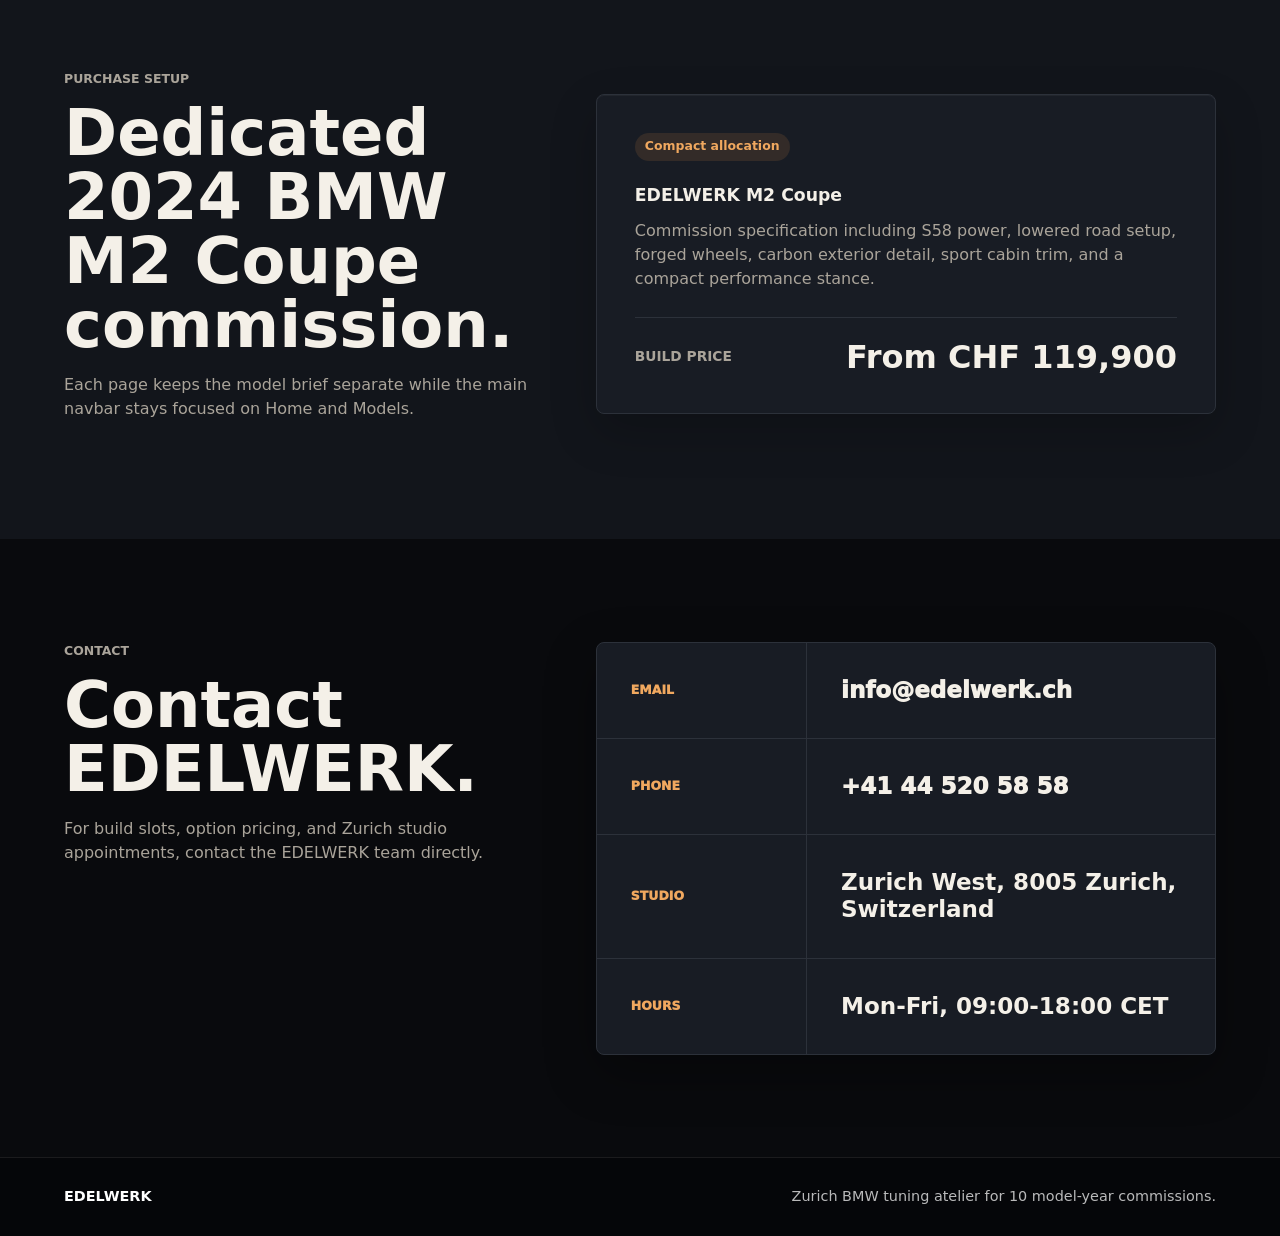
<file: vehicles/vehicle-m2-coupe.html>
<!DOCTYPE html>
<html lang="en">
<head>
  <meta charset="UTF-8">
  <meta name="viewport" content="width=device-width, initial-scale=1.0">
  <title>EDELWERK 2024 BMW M2 Coupe | Model Overview</title>
  <link rel="icon" href="../assets/icons/favicon.svg" type="image/svg+xml" sizes="any">
  <link rel="shortcut icon" href="../assets/icons/favicon.svg" type="image/svg+xml">
  <link rel="stylesheet" href="../assets/css/styles.css?v=20260705-lineup">
</head>
<body>
  <header class="site-header">
    <a class="brand" href="../index.html" aria-label="EDELWERK home">
      <img class="brand-logo" src="../assets/icons/edelwerk-logo.svg" alt="">
    </a>
    <nav class="main-nav" aria-label="Main navigation">
      <a href="../index.html">Home</a>
      <a class="active" href="../models.html">Models</a>
    </nav>
  </header>

  <main>
    <section class="vehicle-hero" aria-labelledby="vehicle-title">
      <div class="vehicle-copy">
        <p class="eyebrow">Compact coupe | 2024</p>
        <h1 id="vehicle-title">2024 BMW M2 Coupe</h1>
        <p>The compact driver car in the catalog, tuned around a short wheelbase, square wheel fitment, carbon accents, and a direct cabin feel.</p>
        <div class="hero-actions">
          <a class="button primary" href="#reserve">Contact</a>
          <a class="button secondary" href="#specs">View stats</a>
          <a class="button secondary" href="../models.html">All models</a>
        </div>
      </div>
      <div class="vehicle-slot" aria-label="Main vehicle image">
        <img class="feature-image" src="../assets/images/edelwerk-lineup-2024-m2-coupe.png" alt="Grey 2024 BMW M2 Coupe EDELWERK studio build">
      </div>
    </section>

    <section class="spec-section" id="specs" aria-labelledby="spec-title">
      <div class="section-heading compact">
        <p class="eyebrow">Drivetrain specs</p>
        <h2 id="spec-title">Short-wheelbase M hardware with EDELWERK precision.</h2>
      </div>
      <div class="spec-grid">
        <article><span>Year</span><strong>2024</strong><p>Model-year base selected for this EDELWERK commission.</p></article>
        <article><span>Engine</span><strong>S58 3.0L I6</strong><p>Powertrain baseline for the selected BMW platform.</p></article>
        <article><span>Acceleration</span><strong>3.9 sec</strong><p>Reference 0-60 mph target for the base performance brief.</p></article>
        <article><span>Power</span><strong>453 hp</strong><p>Factory-aligned output baseline before final road setup.</p></article>
        <article><span>Setup</span><strong>Agile</strong><p>Primary role for stance, cabin finish, and suspension tuning.</p></article>
        <article><span>Build price</span><strong>From CHF 119,900</strong><p>Quoted with base vehicle, finish, options, and delivery scope confirmed.</p></article>
      </div>
    </section>

    <section class="detail-section" id="design" aria-labelledby="design-title">
      <div class="section-heading">
        <p class="eyebrow">Design</p>
        <h2 id="design-title">Compact, direct, and serious.</h2>
        <p>The M2 Coupe is specified for fast road feedback: compact proportions, strong wheel fitment, carbon accents, and a cabin that keeps the driver close to the car.</p>
      </div>
      <div class="gallery-grid">
        <div class="image-slot gallery-slot large has-media"><img class="slot-image" src="../assets/images/edelwerk-lineup-2024-m2-coupe.png" alt="Grey 2024 BMW M2 Coupe EDELWERK studio build"></div>
      </div>
    </section>

    <section class="package-section" aria-labelledby="package-title">
      <div>
        <p class="eyebrow">Purchase setup</p>
        <h2 id="package-title">Dedicated 2024 BMW M2 Coupe commission.</h2>
        <p>Each page keeps the model brief separate while the main navbar stays focused on Home and Models.</p>
      </div>
      <div class="package-card">
        <span class="tag">Compact allocation</span>
        <h3>EDELWERK M2 Coupe</h3>
        <p>Commission specification including S58 power, lowered road setup, forged wheels, carbon exterior detail, sport cabin trim, and a compact performance stance.</p>
        <div class="price-line"><span>Build price</span><strong>From CHF 119,900</strong></div>
      </div>
    </section>

    <section class="reserve-section" id="reserve" aria-labelledby="reserve-title">
      <div class="reserve-copy">
        <p class="eyebrow">Contact</p>
        <h2 id="reserve-title">Contact EDELWERK.</h2>
        <p>For build slots, option pricing, and Zurich studio appointments, contact the EDELWERK team directly.</p>
      </div>
      <table class="contact-table" aria-label="EDELWERK contact details"><tbody><tr><th scope="row">Email</th><td><a href="mailto:info@edelwerk.ch">info@edelwerk.ch</a></td></tr><tr><th scope="row">Phone</th><td><a href="tel:+41445205858">+41 44 520 58 58</a></td></tr><tr><th scope="row">Studio</th><td>Zurich West, 8005 Zurich, Switzerland</td></tr><tr><th scope="row">Hours</th><td>Mon-Fri, 09:00-18:00 CET</td></tr></tbody></table>    </section>
  </main>

  <footer class="site-footer">
    <span>EDELWERK</span>
    <span>Zurich BMW tuning atelier for 10 model-year commissions.</span>
  </footer>
  <script src="../assets/js/scripts.js?v=20260705-lineup" defer></script>
</body>
</html>
</file>
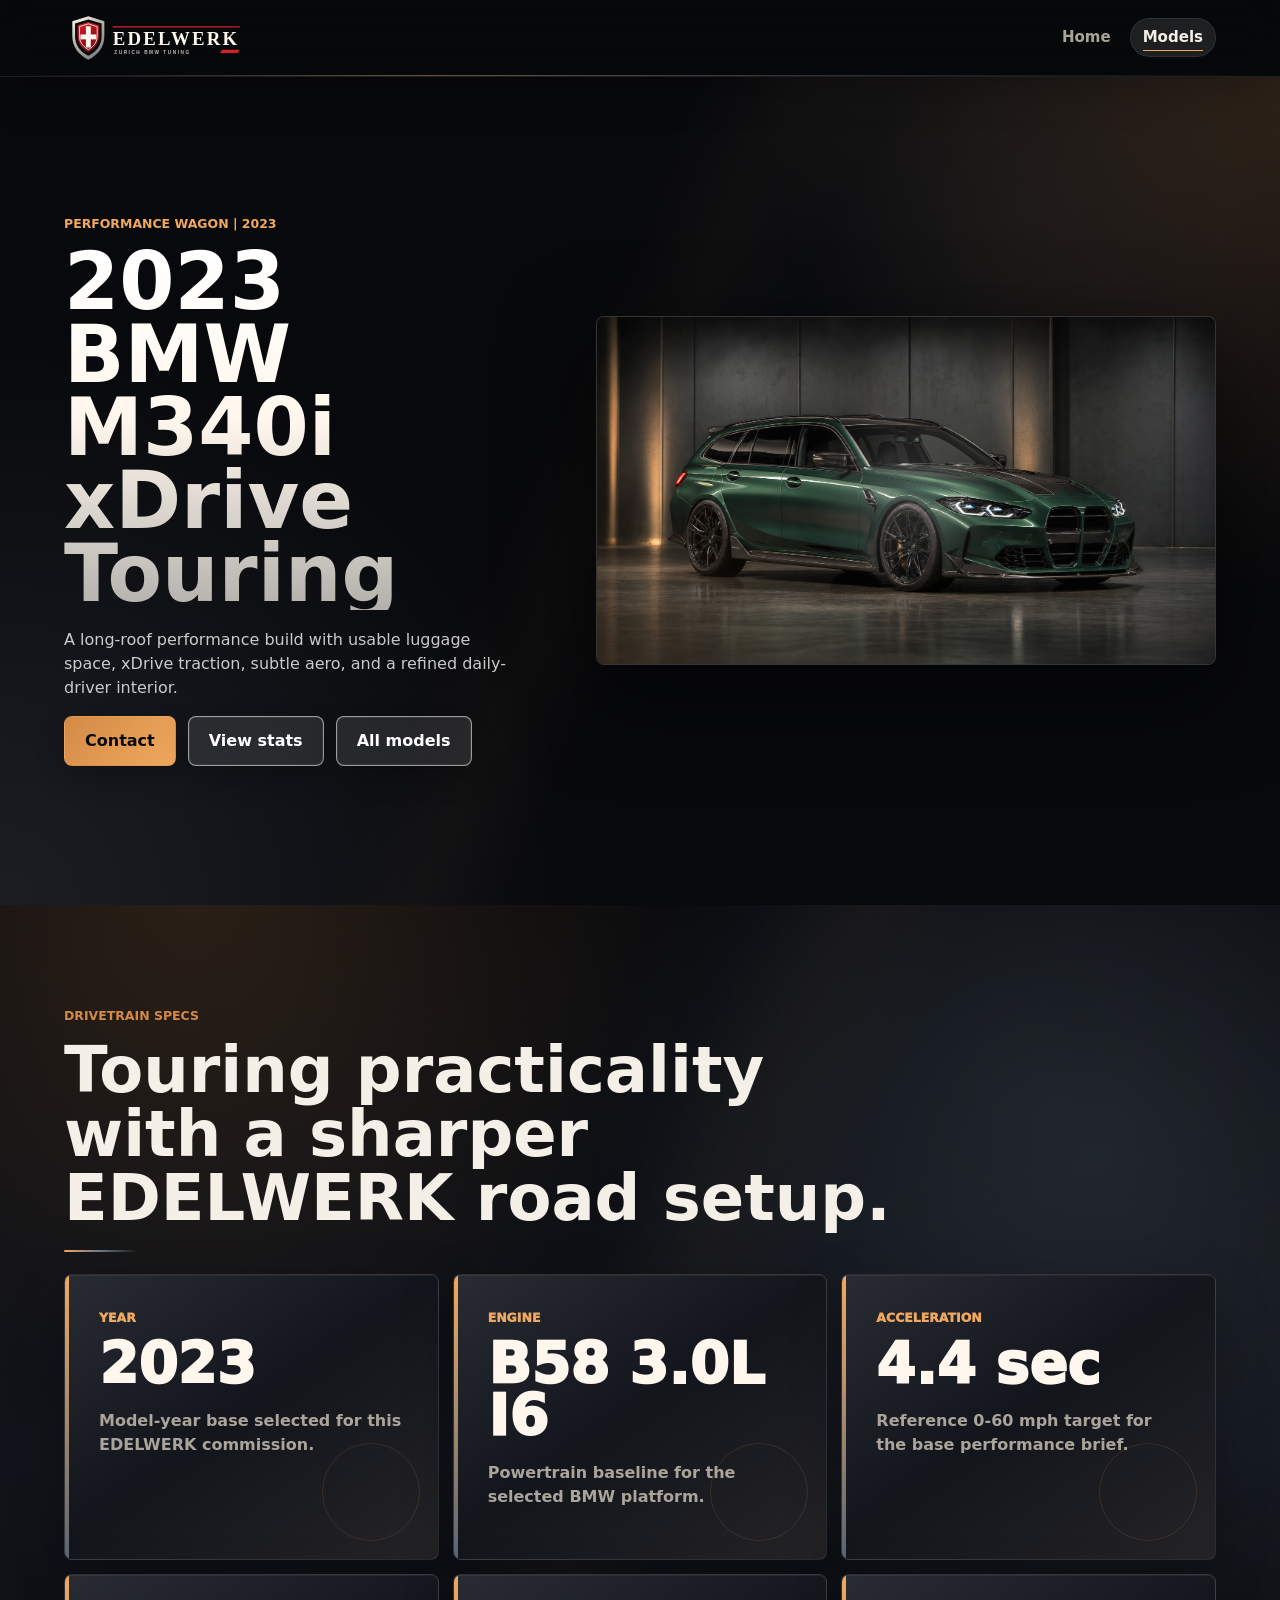
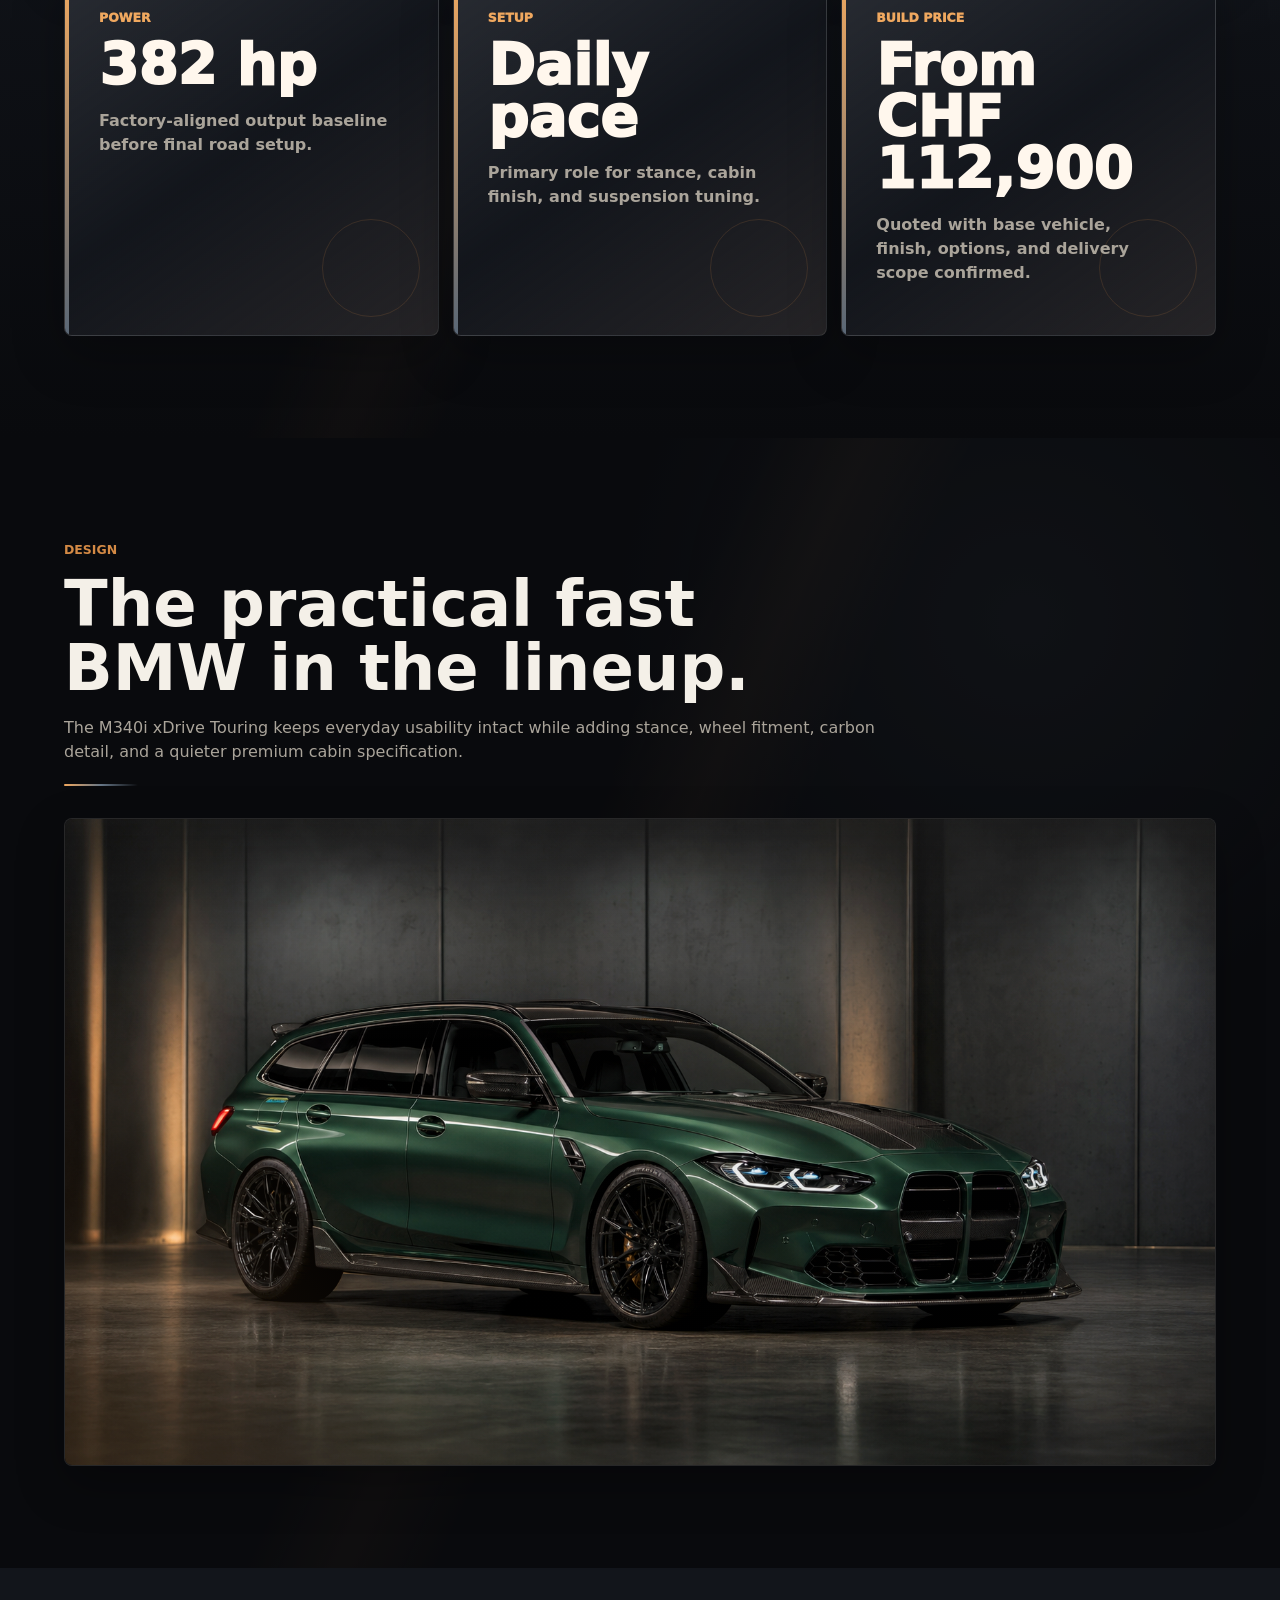
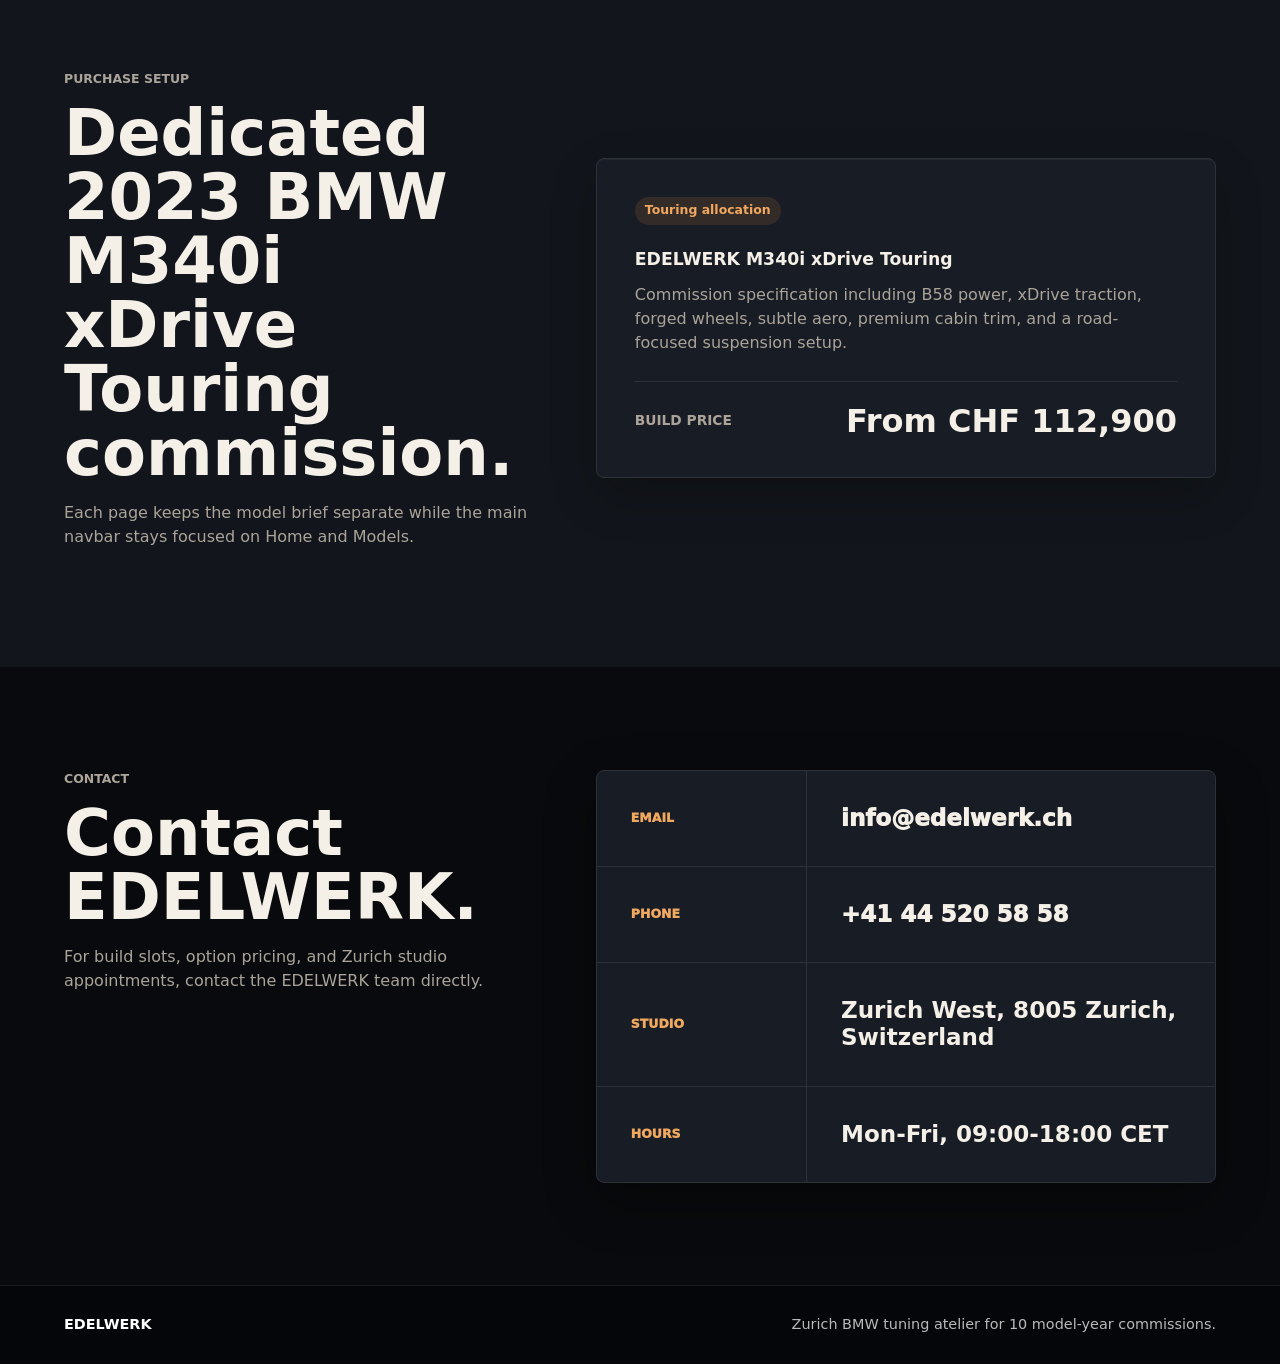
<file: vehicles/vehicle-m340i-touring.html>
<!DOCTYPE html>
<html lang="en">
<head>
  <meta charset="UTF-8">
  <meta name="viewport" content="width=device-width, initial-scale=1.0">
  <title>EDELWERK 2023 BMW M340i xDrive Touring | Model Overview</title>
  <link rel="icon" href="../assets/icons/favicon.svg" type="image/svg+xml" sizes="any">
  <link rel="shortcut icon" href="../assets/icons/favicon.svg" type="image/svg+xml">
  <link rel="stylesheet" href="../assets/css/styles.css?v=20260705-lineup">
</head>
<body>
  <header class="site-header">
    <a class="brand" href="../index.html" aria-label="EDELWERK home">
      <img class="brand-logo" src="../assets/icons/edelwerk-logo.svg" alt="">
    </a>
    <nav class="main-nav" aria-label="Main navigation">
      <a href="../index.html">Home</a>
      <a class="active" href="../models.html">Models</a>
    </nav>
  </header>

  <main>
    <section class="vehicle-hero" aria-labelledby="vehicle-title">
      <div class="vehicle-copy">
        <p class="eyebrow">Performance wagon | 2023</p>
        <h1 id="vehicle-title">2023 BMW M340i xDrive Touring</h1>
        <p>A long-roof performance build with usable luggage space, xDrive traction, subtle aero, and a refined daily-driver interior.</p>
        <div class="hero-actions">
          <a class="button primary" href="#reserve">Contact</a>
          <a class="button secondary" href="#specs">View stats</a>
          <a class="button secondary" href="../models.html">All models</a>
        </div>
      </div>
      <div class="vehicle-slot" aria-label="Main vehicle image">
        <img class="feature-image" src="../assets/images/edelwerk-lineup-2023-m340i-touring.png" alt="Green 2023 BMW M340i xDrive Touring EDELWERK studio build">
      </div>
    </section>

    <section class="spec-section" id="specs" aria-labelledby="spec-title">
      <div class="section-heading compact">
        <p class="eyebrow">Drivetrain specs</p>
        <h2 id="spec-title">Touring practicality with a sharper EDELWERK road setup.</h2>
      </div>
      <div class="spec-grid">
        <article><span>Year</span><strong>2023</strong><p>Model-year base selected for this EDELWERK commission.</p></article>
        <article><span>Engine</span><strong>B58 3.0L I6</strong><p>Powertrain baseline for the selected BMW platform.</p></article>
        <article><span>Acceleration</span><strong>4.4 sec</strong><p>Reference 0-60 mph target for the base performance brief.</p></article>
        <article><span>Power</span><strong>382 hp</strong><p>Factory-aligned output baseline before final road setup.</p></article>
        <article><span>Setup</span><strong>Daily pace</strong><p>Primary role for stance, cabin finish, and suspension tuning.</p></article>
        <article><span>Build price</span><strong>From CHF 112,900</strong><p>Quoted with base vehicle, finish, options, and delivery scope confirmed.</p></article>
      </div>
    </section>

    <section class="detail-section" id="design" aria-labelledby="design-title">
      <div class="section-heading">
        <p class="eyebrow">Design</p>
        <h2 id="design-title">The practical fast BMW in the lineup.</h2>
        <p>The M340i xDrive Touring keeps everyday usability intact while adding stance, wheel fitment, carbon detail, and a quieter premium cabin specification.</p>
      </div>
      <div class="gallery-grid">
        <div class="image-slot gallery-slot large has-media"><img class="slot-image" src="../assets/images/edelwerk-lineup-2023-m340i-touring.png" alt="Green 2023 BMW M340i xDrive Touring EDELWERK studio build"></div>
      </div>
    </section>

    <section class="package-section" aria-labelledby="package-title">
      <div>
        <p class="eyebrow">Purchase setup</p>
        <h2 id="package-title">Dedicated 2023 BMW M340i xDrive Touring commission.</h2>
        <p>Each page keeps the model brief separate while the main navbar stays focused on Home and Models.</p>
      </div>
      <div class="package-card">
        <span class="tag">Touring allocation</span>
        <h3>EDELWERK M340i xDrive Touring</h3>
        <p>Commission specification including B58 power, xDrive traction, forged wheels, subtle aero, premium cabin trim, and a road-focused suspension setup.</p>
        <div class="price-line"><span>Build price</span><strong>From CHF 112,900</strong></div>
      </div>
    </section>

    <section class="reserve-section" id="reserve" aria-labelledby="reserve-title">
      <div class="reserve-copy">
        <p class="eyebrow">Contact</p>
        <h2 id="reserve-title">Contact EDELWERK.</h2>
        <p>For build slots, option pricing, and Zurich studio appointments, contact the EDELWERK team directly.</p>
      </div>
      <table class="contact-table" aria-label="EDELWERK contact details"><tbody><tr><th scope="row">Email</th><td><a href="mailto:info@edelwerk.ch">info@edelwerk.ch</a></td></tr><tr><th scope="row">Phone</th><td><a href="tel:+41445205858">+41 44 520 58 58</a></td></tr><tr><th scope="row">Studio</th><td>Zurich West, 8005 Zurich, Switzerland</td></tr><tr><th scope="row">Hours</th><td>Mon-Fri, 09:00-18:00 CET</td></tr></tbody></table>    </section>
  </main>

  <footer class="site-footer">
    <span>EDELWERK</span>
    <span>Zurich BMW tuning atelier for 10 model-year commissions.</span>
  </footer>
  <script src="../assets/js/scripts.js?v=20260705-lineup" defer></script>
</body>
</html>
</file>
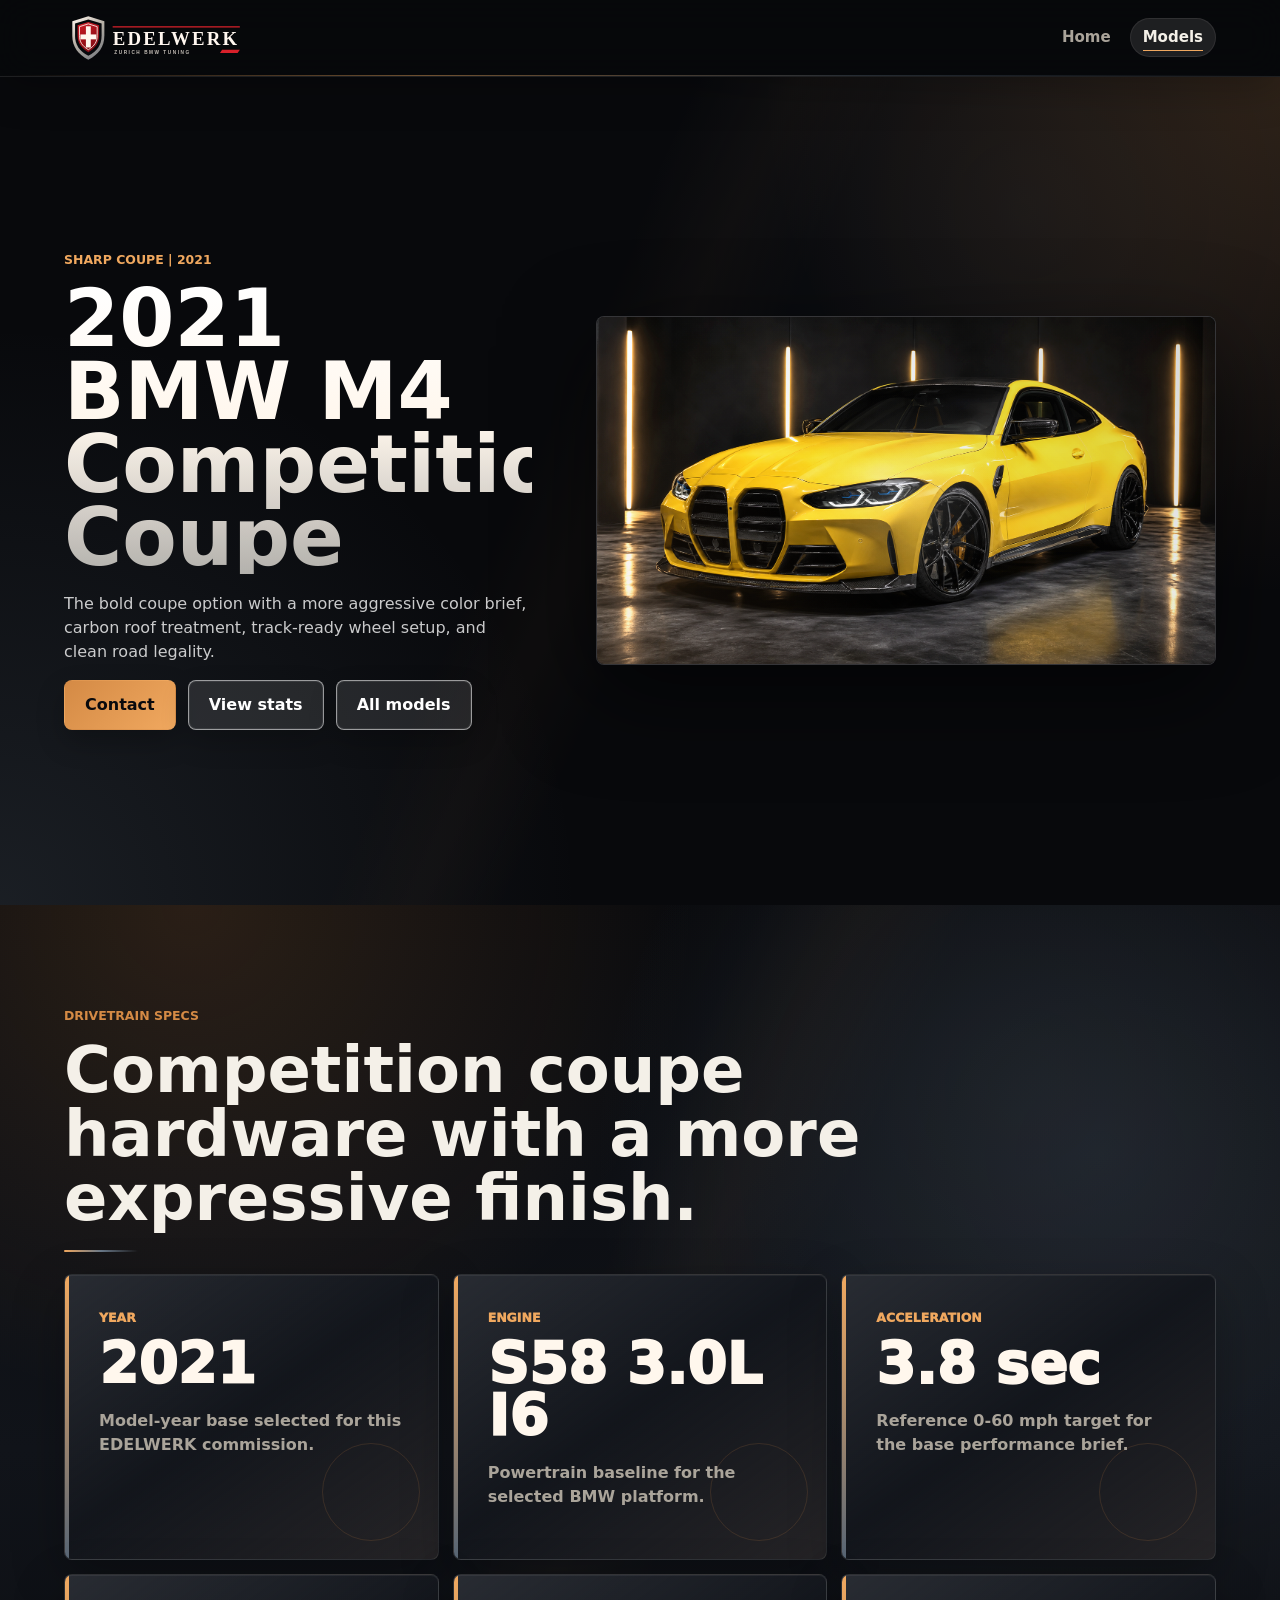
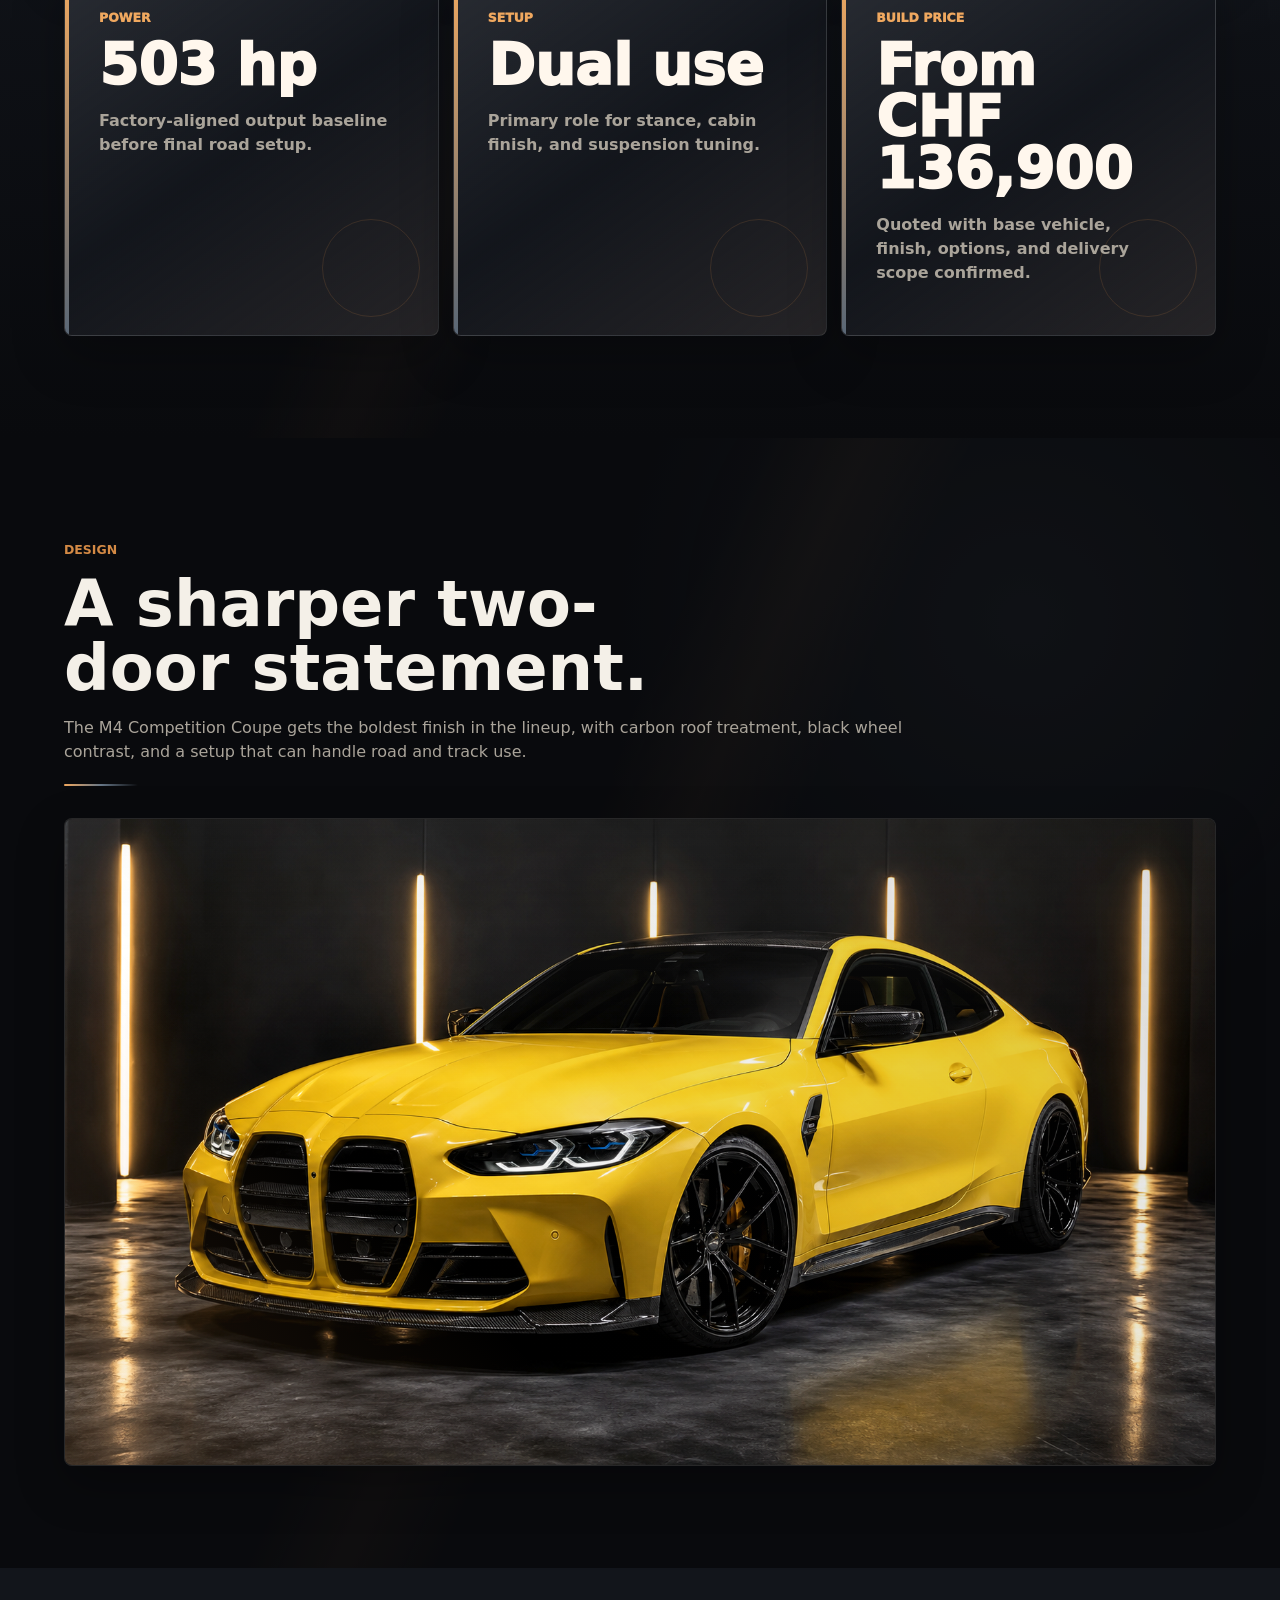
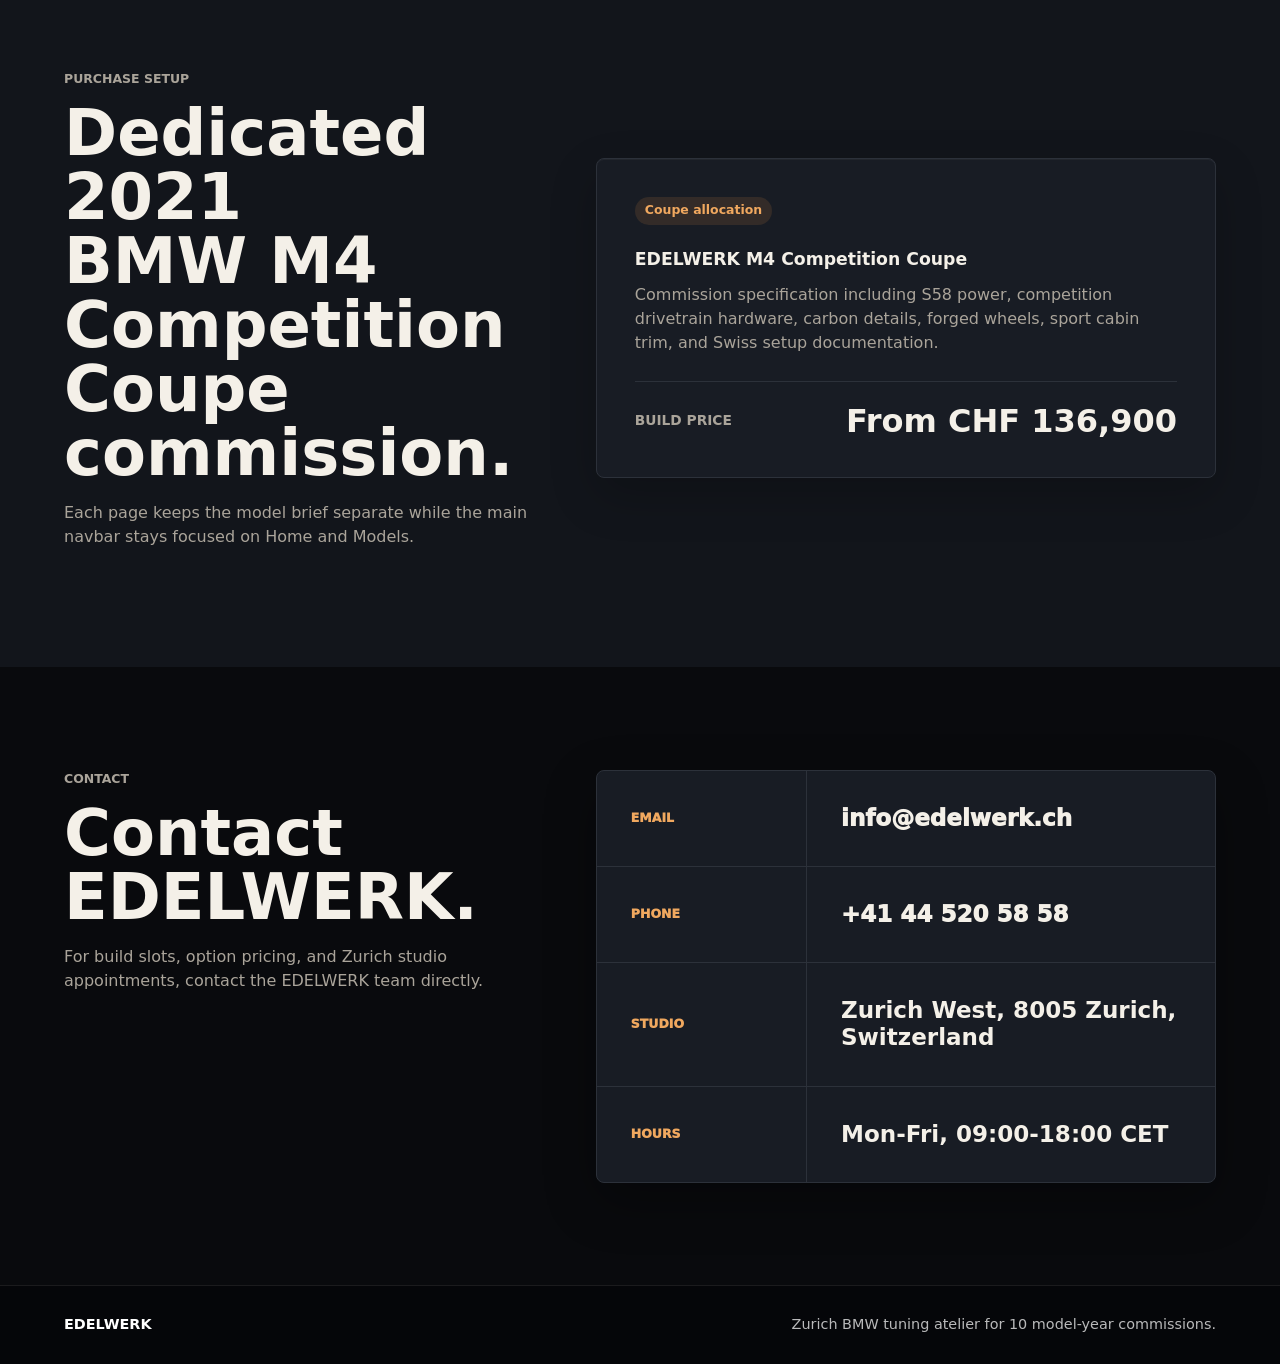
<file: vehicles/vehicle-m4-competition.html>
<!DOCTYPE html>
<html lang="en">
<head>
  <meta charset="UTF-8">
  <meta name="viewport" content="width=device-width, initial-scale=1.0">
  <title>EDELWERK 2021 BMW M4 Competition Coupe | Model Overview</title>
  <link rel="icon" href="../assets/icons/favicon.svg" type="image/svg+xml" sizes="any">
  <link rel="shortcut icon" href="../assets/icons/favicon.svg" type="image/svg+xml">
  <link rel="stylesheet" href="../assets/css/styles.css?v=20260705-lineup">
</head>
<body>
  <header class="site-header">
    <a class="brand" href="../index.html" aria-label="EDELWERK home">
      <img class="brand-logo" src="../assets/icons/edelwerk-logo.svg" alt="">
    </a>
    <nav class="main-nav" aria-label="Main navigation">
      <a href="../index.html">Home</a>
      <a class="active" href="../models.html">Models</a>
    </nav>
  </header>

  <main>
    <section class="vehicle-hero" aria-labelledby="vehicle-title">
      <div class="vehicle-copy">
        <p class="eyebrow">Sharp coupe | 2021</p>
        <h1 id="vehicle-title">2021 BMW M4 Competition Coupe</h1>
        <p>The bold coupe option with a more aggressive color brief, carbon roof treatment, track-ready wheel setup, and clean road legality.</p>
        <div class="hero-actions">
          <a class="button primary" href="#reserve">Contact</a>
          <a class="button secondary" href="#specs">View stats</a>
          <a class="button secondary" href="../models.html">All models</a>
        </div>
      </div>
      <div class="vehicle-slot" aria-label="Main vehicle image">
        <img class="feature-image" src="../assets/images/edelwerk-lineup-2021-m4-competition.png" alt="Yellow 2021 BMW M4 Competition Coupe EDELWERK studio build">
      </div>
    </section>

    <section class="spec-section" id="specs" aria-labelledby="spec-title">
      <div class="section-heading compact">
        <p class="eyebrow">Drivetrain specs</p>
        <h2 id="spec-title">Competition coupe hardware with a more expressive finish.</h2>
      </div>
      <div class="spec-grid">
        <article><span>Year</span><strong>2021</strong><p>Model-year base selected for this EDELWERK commission.</p></article>
        <article><span>Engine</span><strong>S58 3.0L I6</strong><p>Powertrain baseline for the selected BMW platform.</p></article>
        <article><span>Acceleration</span><strong>3.8 sec</strong><p>Reference 0-60 mph target for the base performance brief.</p></article>
        <article><span>Power</span><strong>503 hp</strong><p>Factory-aligned output baseline before final road setup.</p></article>
        <article><span>Setup</span><strong>Dual use</strong><p>Primary role for stance, cabin finish, and suspension tuning.</p></article>
        <article><span>Build price</span><strong>From CHF 136,900</strong><p>Quoted with base vehicle, finish, options, and delivery scope confirmed.</p></article>
      </div>
    </section>

    <section class="detail-section" id="design" aria-labelledby="design-title">
      <div class="section-heading">
        <p class="eyebrow">Design</p>
        <h2 id="design-title">A sharper two-door statement.</h2>
        <p>The M4 Competition Coupe gets the boldest finish in the lineup, with carbon roof treatment, black wheel contrast, and a setup that can handle road and track use.</p>
      </div>
      <div class="gallery-grid">
        <div class="image-slot gallery-slot large has-media"><img class="slot-image" src="../assets/images/edelwerk-lineup-2021-m4-competition.png" alt="Yellow 2021 BMW M4 Competition Coupe EDELWERK studio build"></div>
      </div>
    </section>

    <section class="package-section" aria-labelledby="package-title">
      <div>
        <p class="eyebrow">Purchase setup</p>
        <h2 id="package-title">Dedicated 2021 BMW M4 Competition Coupe commission.</h2>
        <p>Each page keeps the model brief separate while the main navbar stays focused on Home and Models.</p>
      </div>
      <div class="package-card">
        <span class="tag">Coupe allocation</span>
        <h3>EDELWERK M4 Competition Coupe</h3>
        <p>Commission specification including S58 power, competition drivetrain hardware, carbon details, forged wheels, sport cabin trim, and Swiss setup documentation.</p>
        <div class="price-line"><span>Build price</span><strong>From CHF 136,900</strong></div>
      </div>
    </section>

    <section class="reserve-section" id="reserve" aria-labelledby="reserve-title">
      <div class="reserve-copy">
        <p class="eyebrow">Contact</p>
        <h2 id="reserve-title">Contact EDELWERK.</h2>
        <p>For build slots, option pricing, and Zurich studio appointments, contact the EDELWERK team directly.</p>
      </div>
      <table class="contact-table" aria-label="EDELWERK contact details"><tbody><tr><th scope="row">Email</th><td><a href="mailto:info@edelwerk.ch">info@edelwerk.ch</a></td></tr><tr><th scope="row">Phone</th><td><a href="tel:+41445205858">+41 44 520 58 58</a></td></tr><tr><th scope="row">Studio</th><td>Zurich West, 8005 Zurich, Switzerland</td></tr><tr><th scope="row">Hours</th><td>Mon-Fri, 09:00-18:00 CET</td></tr></tbody></table>    </section>
  </main>

  <footer class="site-footer">
    <span>EDELWERK</span>
    <span>Zurich BMW tuning atelier for 10 model-year commissions.</span>
  </footer>
  <script src="../assets/js/scripts.js?v=20260705-lineup" defer></script>
</body>
</html>
</file>
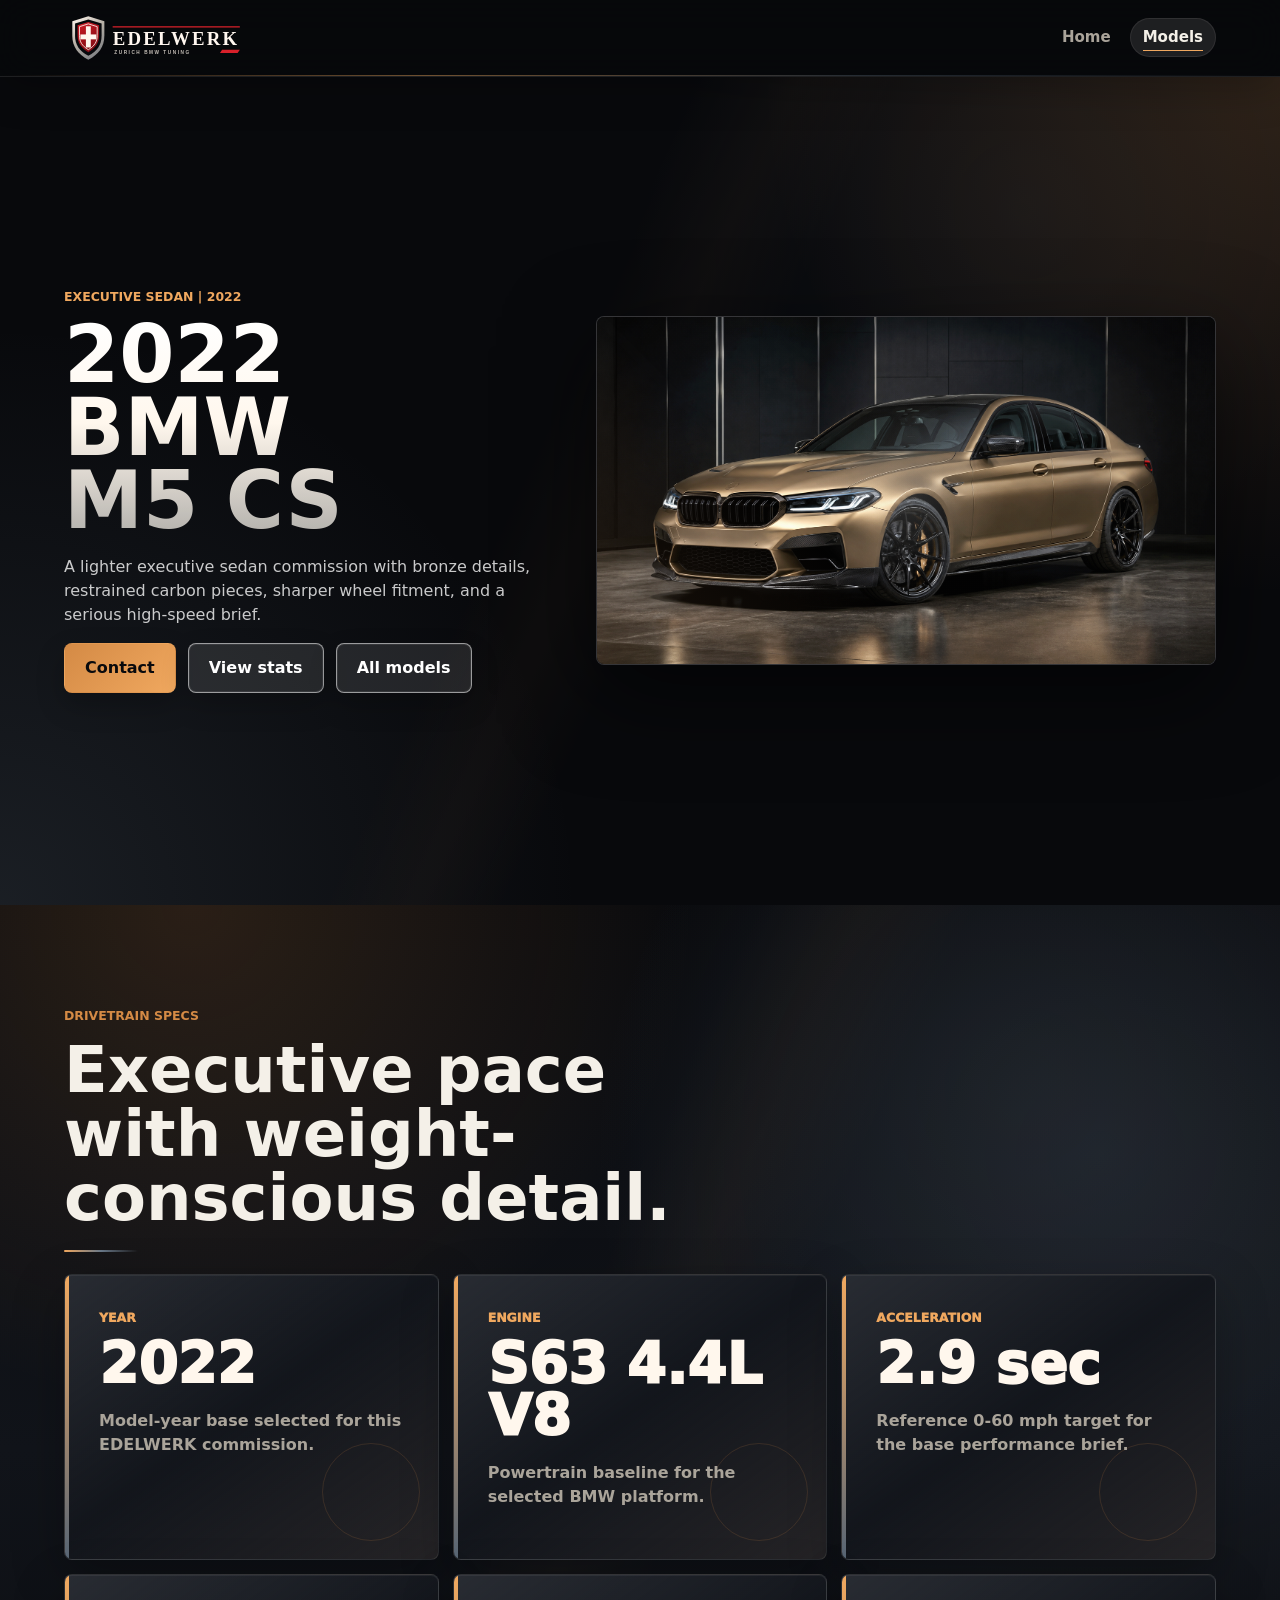
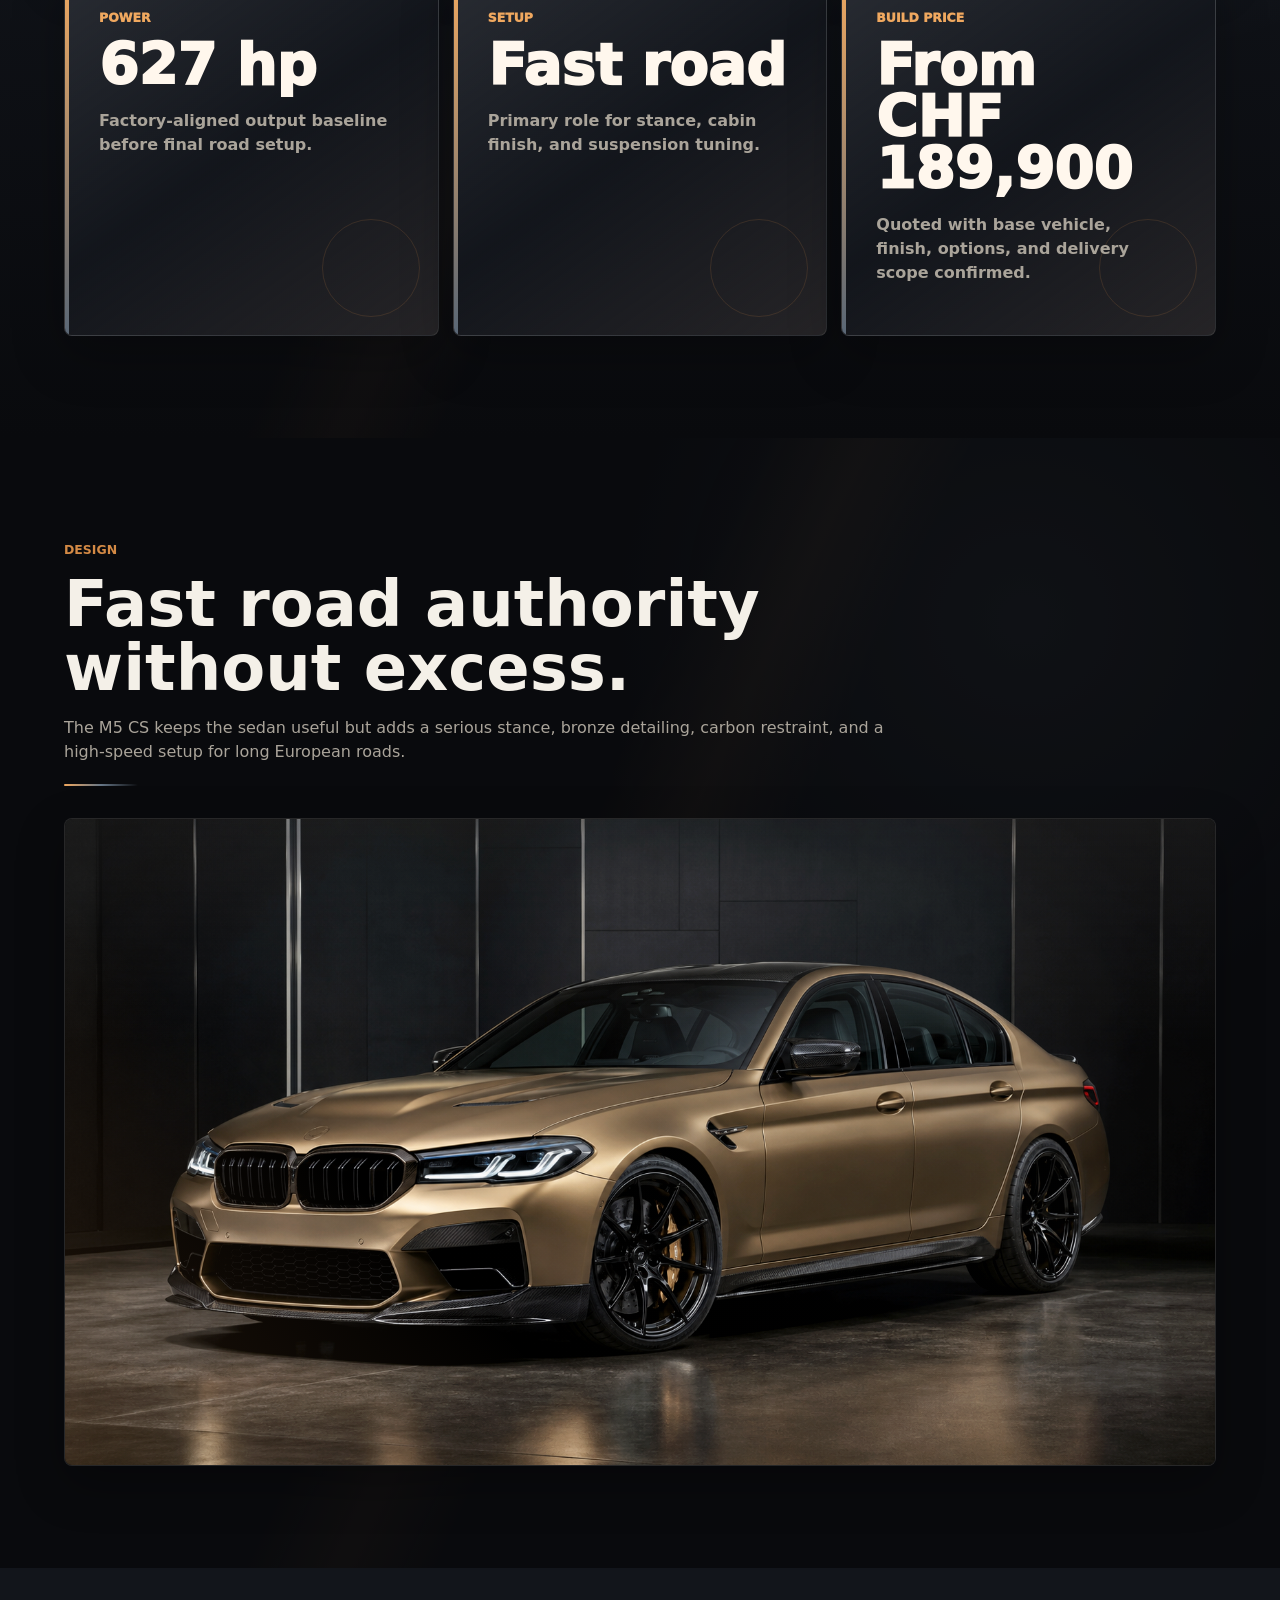
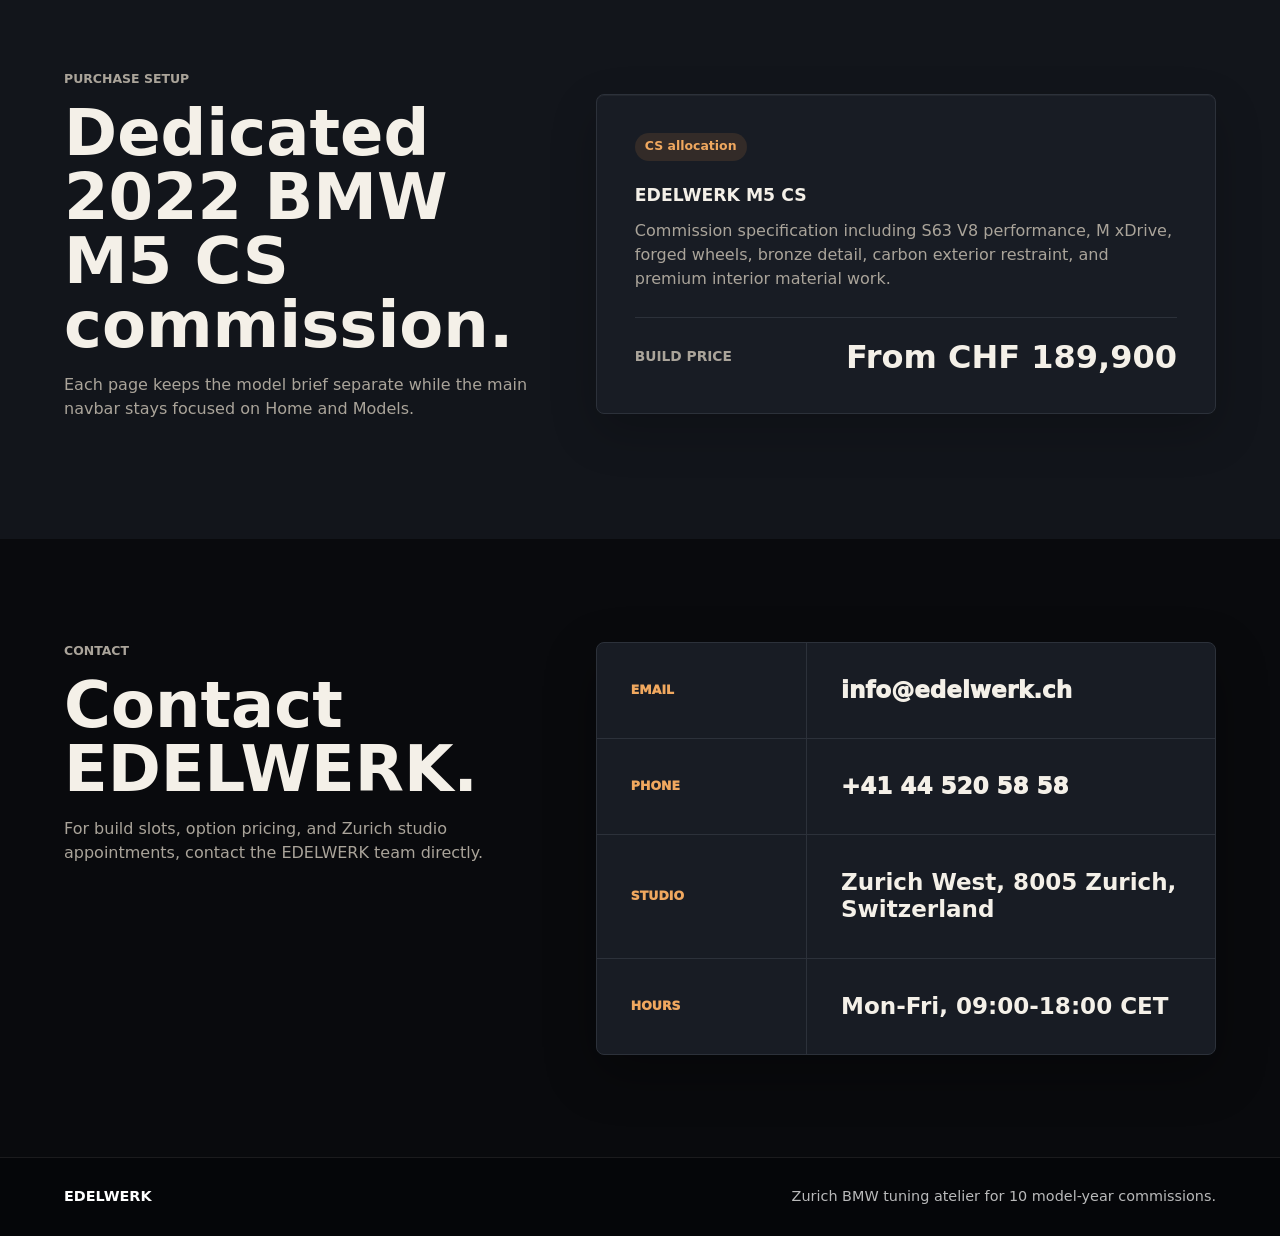
<file: vehicles/vehicle-m5-cs.html>
<!DOCTYPE html>
<html lang="en">
<head>
  <meta charset="UTF-8">
  <meta name="viewport" content="width=device-width, initial-scale=1.0">
  <title>EDELWERK 2022 BMW M5 CS | Model Overview</title>
  <link rel="icon" href="../assets/icons/favicon.svg" type="image/svg+xml" sizes="any">
  <link rel="shortcut icon" href="../assets/icons/favicon.svg" type="image/svg+xml">
  <link rel="stylesheet" href="../assets/css/styles.css?v=20260705-lineup">
</head>
<body>
  <header class="site-header">
    <a class="brand" href="../index.html" aria-label="EDELWERK home">
      <img class="brand-logo" src="../assets/icons/edelwerk-logo.svg" alt="">
    </a>
    <nav class="main-nav" aria-label="Main navigation">
      <a href="../index.html">Home</a>
      <a class="active" href="../models.html">Models</a>
    </nav>
  </header>

  <main>
    <section class="vehicle-hero" aria-labelledby="vehicle-title">
      <div class="vehicle-copy">
        <p class="eyebrow">Executive sedan | 2022</p>
        <h1 id="vehicle-title">2022 BMW M5 CS</h1>
        <p>A lighter executive sedan commission with bronze details, restrained carbon pieces, sharper wheel fitment, and a serious high-speed brief.</p>
        <div class="hero-actions">
          <a class="button primary" href="#reserve">Contact</a>
          <a class="button secondary" href="#specs">View stats</a>
          <a class="button secondary" href="../models.html">All models</a>
        </div>
      </div>
      <div class="vehicle-slot" aria-label="Main vehicle image">
        <img class="feature-image" src="../assets/images/edelwerk-lineup-2022-m5-cs.png" alt="Bronze 2022 BMW M5 CS EDELWERK studio build">
      </div>
    </section>

    <section class="spec-section" id="specs" aria-labelledby="spec-title">
      <div class="section-heading compact">
        <p class="eyebrow">Drivetrain specs</p>
        <h2 id="spec-title">Executive pace with weight-conscious detail.</h2>
      </div>
      <div class="spec-grid">
        <article><span>Year</span><strong>2022</strong><p>Model-year base selected for this EDELWERK commission.</p></article>
        <article><span>Engine</span><strong>S63 4.4L V8</strong><p>Powertrain baseline for the selected BMW platform.</p></article>
        <article><span>Acceleration</span><strong>2.9 sec</strong><p>Reference 0-60 mph target for the base performance brief.</p></article>
        <article><span>Power</span><strong>627 hp</strong><p>Factory-aligned output baseline before final road setup.</p></article>
        <article><span>Setup</span><strong>Fast road</strong><p>Primary role for stance, cabin finish, and suspension tuning.</p></article>
        <article><span>Build price</span><strong>From CHF 189,900</strong><p>Quoted with base vehicle, finish, options, and delivery scope confirmed.</p></article>
      </div>
    </section>

    <section class="detail-section" id="design" aria-labelledby="design-title">
      <div class="section-heading">
        <p class="eyebrow">Design</p>
        <h2 id="design-title">Fast road authority without excess.</h2>
        <p>The M5 CS keeps the sedan useful but adds a serious stance, bronze detailing, carbon restraint, and a high-speed setup for long European roads.</p>
      </div>
      <div class="gallery-grid">
        <div class="image-slot gallery-slot large has-media"><img class="slot-image" src="../assets/images/edelwerk-lineup-2022-m5-cs.png" alt="Bronze 2022 BMW M5 CS EDELWERK studio build"></div>
      </div>
    </section>

    <section class="package-section" aria-labelledby="package-title">
      <div>
        <p class="eyebrow">Purchase setup</p>
        <h2 id="package-title">Dedicated 2022 BMW M5 CS commission.</h2>
        <p>Each page keeps the model brief separate while the main navbar stays focused on Home and Models.</p>
      </div>
      <div class="package-card">
        <span class="tag">CS allocation</span>
        <h3>EDELWERK M5 CS</h3>
        <p>Commission specification including S63 V8 performance, M xDrive, forged wheels, bronze detail, carbon exterior restraint, and premium interior material work.</p>
        <div class="price-line"><span>Build price</span><strong>From CHF 189,900</strong></div>
      </div>
    </section>

    <section class="reserve-section" id="reserve" aria-labelledby="reserve-title">
      <div class="reserve-copy">
        <p class="eyebrow">Contact</p>
        <h2 id="reserve-title">Contact EDELWERK.</h2>
        <p>For build slots, option pricing, and Zurich studio appointments, contact the EDELWERK team directly.</p>
      </div>
      <table class="contact-table" aria-label="EDELWERK contact details"><tbody><tr><th scope="row">Email</th><td><a href="mailto:info@edelwerk.ch">info@edelwerk.ch</a></td></tr><tr><th scope="row">Phone</th><td><a href="tel:+41445205858">+41 44 520 58 58</a></td></tr><tr><th scope="row">Studio</th><td>Zurich West, 8005 Zurich, Switzerland</td></tr><tr><th scope="row">Hours</th><td>Mon-Fri, 09:00-18:00 CET</td></tr></tbody></table>    </section>
  </main>

  <footer class="site-footer">
    <span>EDELWERK</span>
    <span>Zurich BMW tuning atelier for 10 model-year commissions.</span>
  </footer>
  <script src="../assets/js/scripts.js?v=20260705-lineup" defer></script>
</body>
</html>
</file>
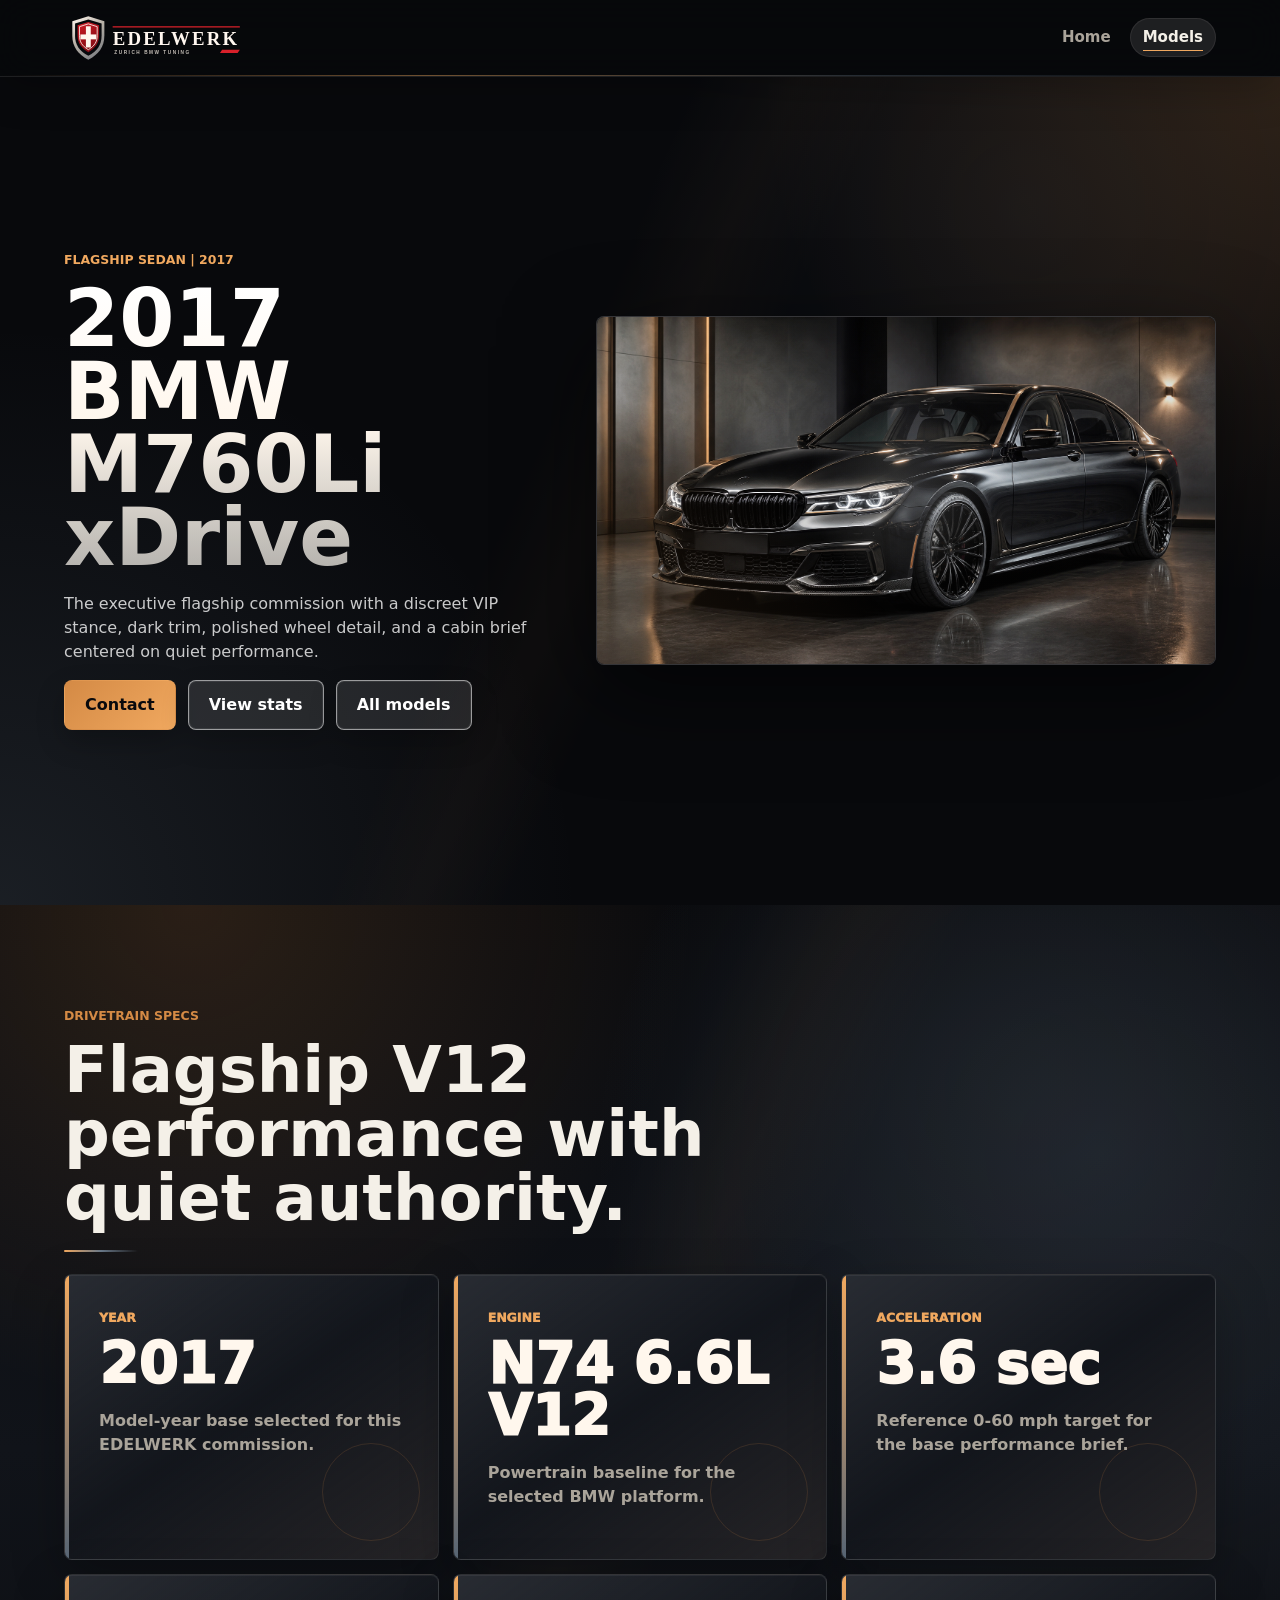
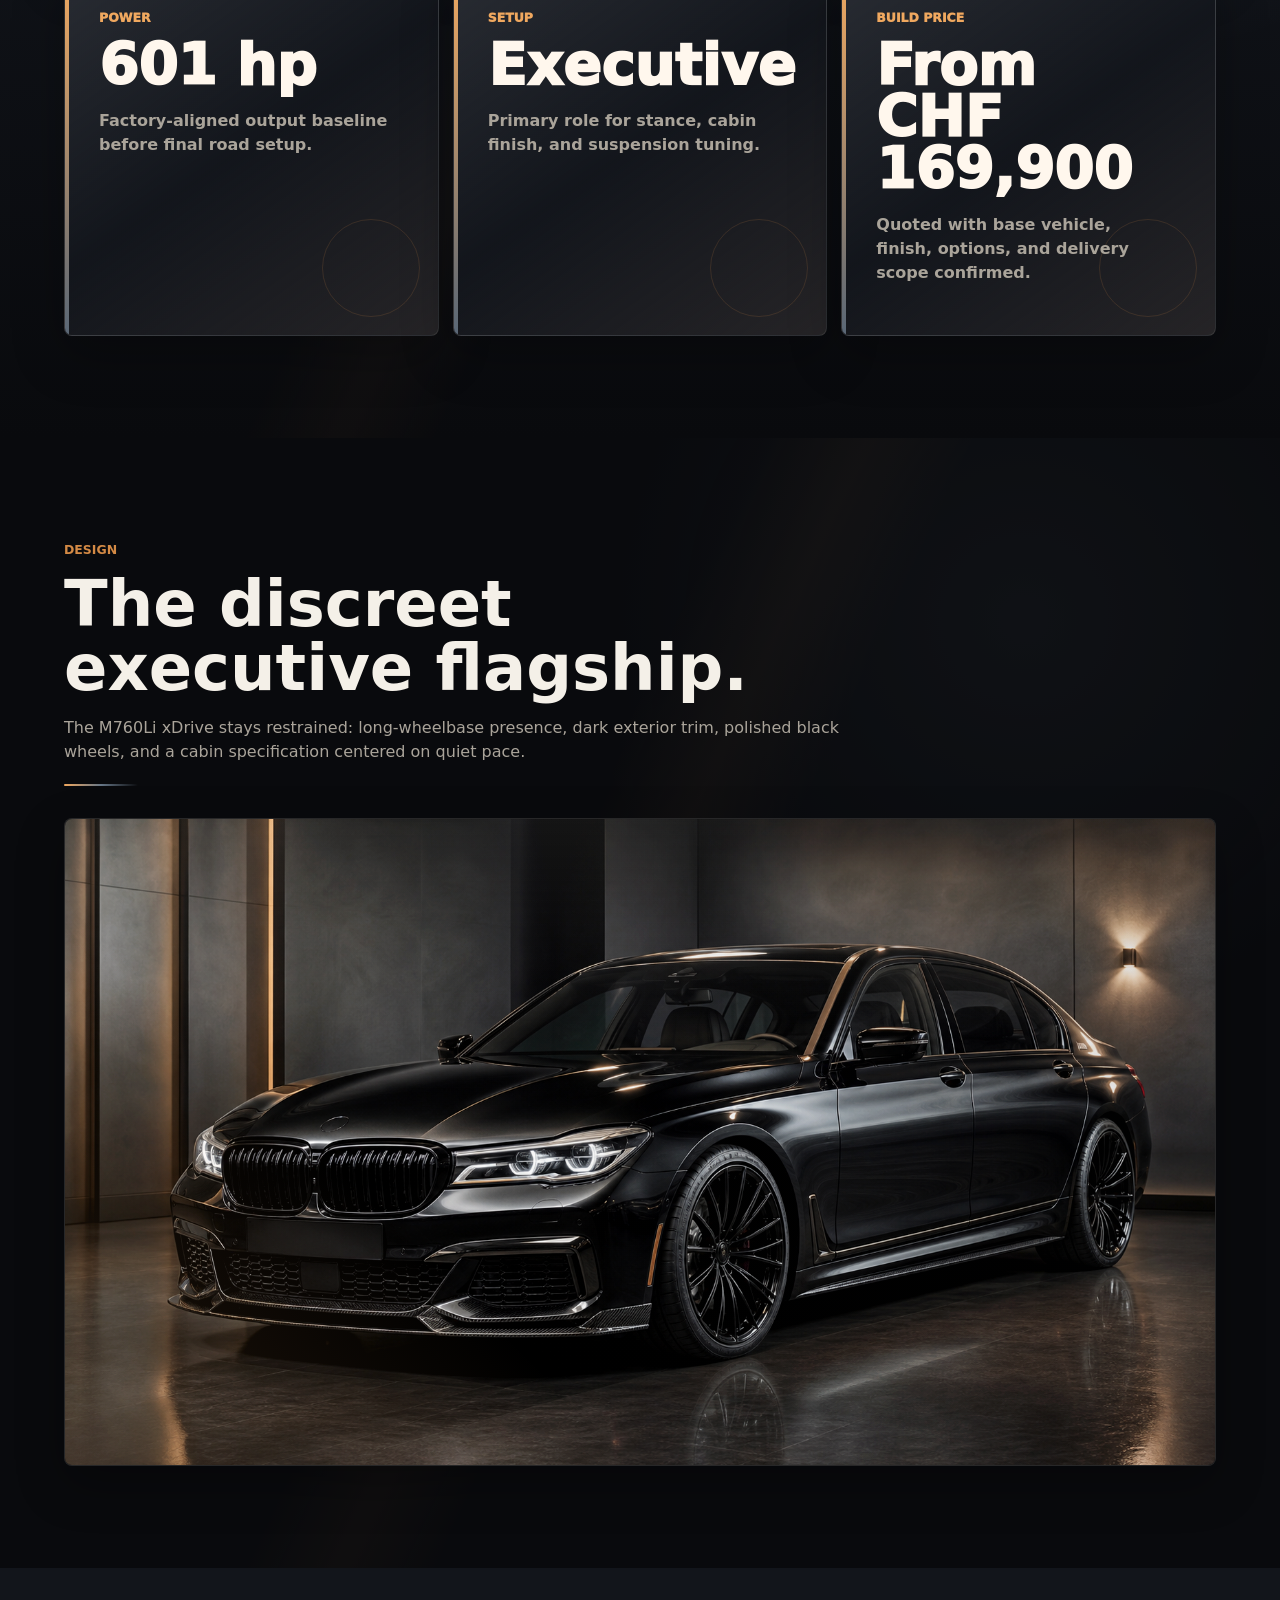
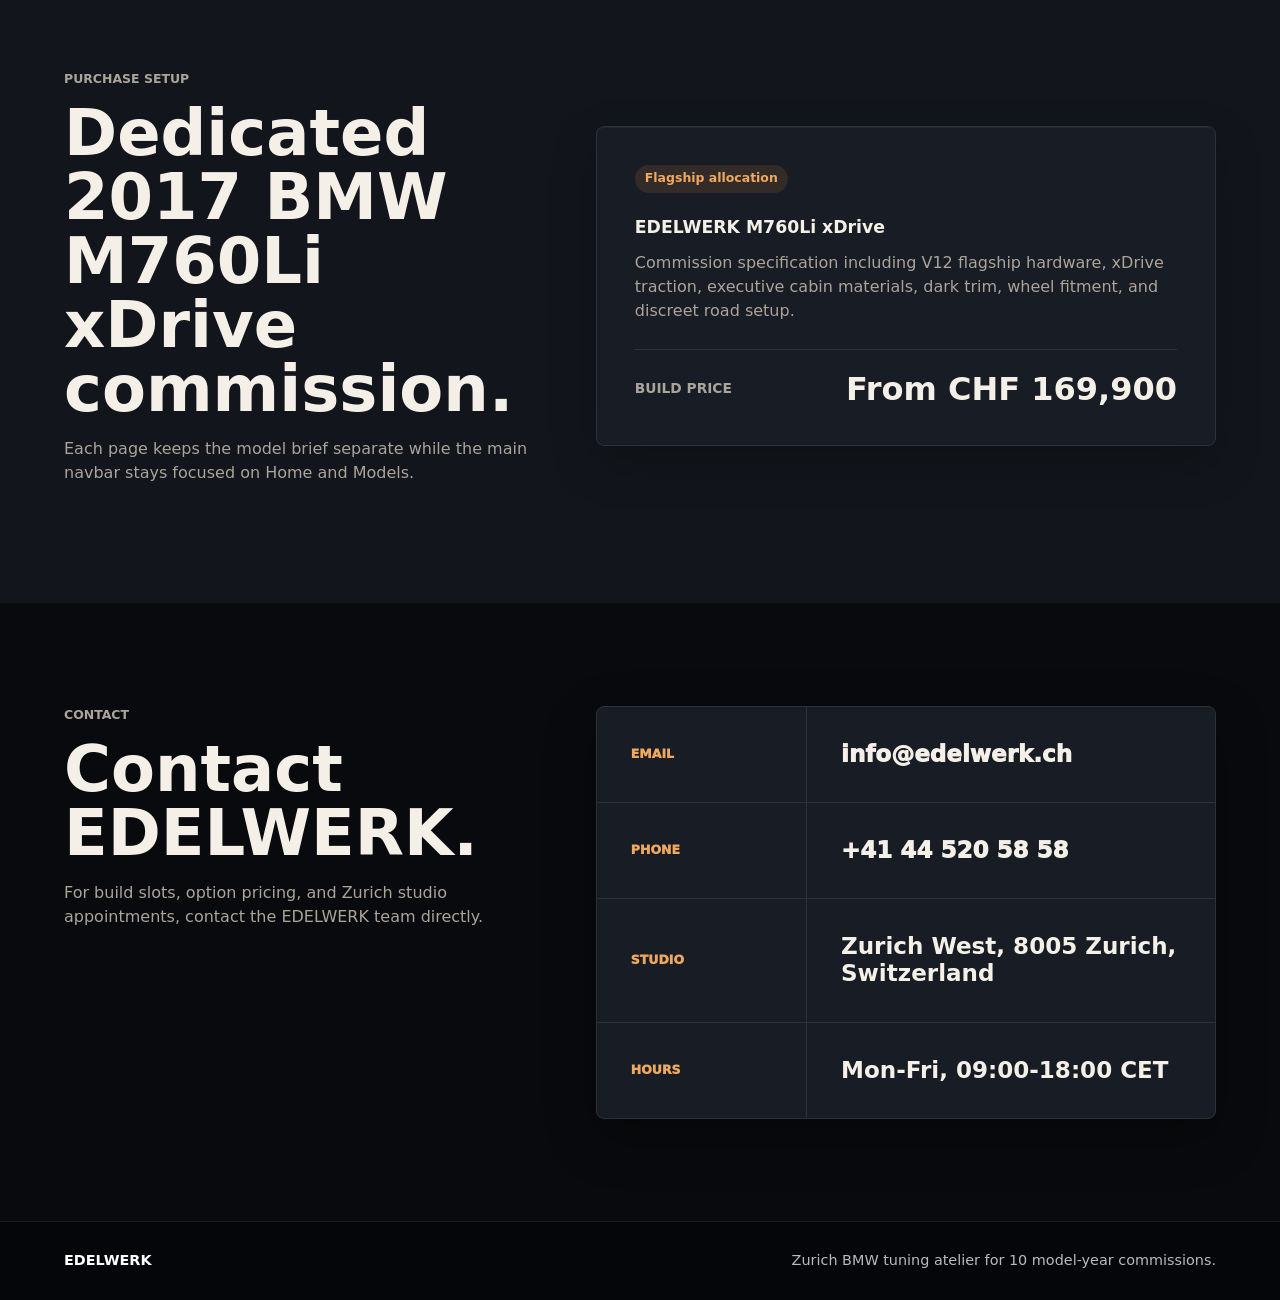
<file: vehicles/vehicle-m760li.html>
<!DOCTYPE html>
<html lang="en">
<head>
  <meta charset="UTF-8">
  <meta name="viewport" content="width=device-width, initial-scale=1.0">
  <title>EDELWERK 2017 BMW M760Li xDrive | Model Overview</title>
  <link rel="icon" href="../assets/icons/favicon.svg" type="image/svg+xml" sizes="any">
  <link rel="shortcut icon" href="../assets/icons/favicon.svg" type="image/svg+xml">
  <link rel="stylesheet" href="../assets/css/styles.css?v=20260705-lineup">
</head>
<body>
  <header class="site-header">
    <a class="brand" href="../index.html" aria-label="EDELWERK home">
      <img class="brand-logo" src="../assets/icons/edelwerk-logo.svg" alt="">
    </a>
    <nav class="main-nav" aria-label="Main navigation">
      <a href="../index.html">Home</a>
      <a class="active" href="../models.html">Models</a>
    </nav>
  </header>

  <main>
    <section class="vehicle-hero" aria-labelledby="vehicle-title">
      <div class="vehicle-copy">
        <p class="eyebrow">Flagship sedan | 2017</p>
        <h1 id="vehicle-title">2017 BMW M760Li xDrive</h1>
        <p>The executive flagship commission with a discreet VIP stance, dark trim, polished wheel detail, and a cabin brief centered on quiet performance.</p>
        <div class="hero-actions">
          <a class="button primary" href="#reserve">Contact</a>
          <a class="button secondary" href="#specs">View stats</a>
          <a class="button secondary" href="../models.html">All models</a>
        </div>
      </div>
      <div class="vehicle-slot" aria-label="Main vehicle image">
        <img class="feature-image" src="../assets/images/edelwerk-lineup-2017-m760li.png" alt="Black 2017 BMW M760Li xDrive EDELWERK studio build">
      </div>
    </section>

    <section class="spec-section" id="specs" aria-labelledby="spec-title">
      <div class="section-heading compact">
        <p class="eyebrow">Drivetrain specs</p>
        <h2 id="spec-title">Flagship V12 performance with quiet authority.</h2>
      </div>
      <div class="spec-grid">
        <article><span>Year</span><strong>2017</strong><p>Model-year base selected for this EDELWERK commission.</p></article>
        <article><span>Engine</span><strong>N74 6.6L V12</strong><p>Powertrain baseline for the selected BMW platform.</p></article>
        <article><span>Acceleration</span><strong>3.6 sec</strong><p>Reference 0-60 mph target for the base performance brief.</p></article>
        <article><span>Power</span><strong>601 hp</strong><p>Factory-aligned output baseline before final road setup.</p></article>
        <article><span>Setup</span><strong>Executive</strong><p>Primary role for stance, cabin finish, and suspension tuning.</p></article>
        <article><span>Build price</span><strong>From CHF 169,900</strong><p>Quoted with base vehicle, finish, options, and delivery scope confirmed.</p></article>
      </div>
    </section>

    <section class="detail-section" id="design" aria-labelledby="design-title">
      <div class="section-heading">
        <p class="eyebrow">Design</p>
        <h2 id="design-title">The discreet executive flagship.</h2>
        <p>The M760Li xDrive stays restrained: long-wheelbase presence, dark exterior trim, polished black wheels, and a cabin specification centered on quiet pace.</p>
      </div>
      <div class="gallery-grid">
        <div class="image-slot gallery-slot large has-media"><img class="slot-image" src="../assets/images/edelwerk-lineup-2017-m760li.png" alt="Black 2017 BMW M760Li xDrive EDELWERK studio build"></div>
      </div>
    </section>

    <section class="package-section" aria-labelledby="package-title">
      <div>
        <p class="eyebrow">Purchase setup</p>
        <h2 id="package-title">Dedicated 2017 BMW M760Li xDrive commission.</h2>
        <p>Each page keeps the model brief separate while the main navbar stays focused on Home and Models.</p>
      </div>
      <div class="package-card">
        <span class="tag">Flagship allocation</span>
        <h3>EDELWERK M760Li xDrive</h3>
        <p>Commission specification including V12 flagship hardware, xDrive traction, executive cabin materials, dark trim, wheel fitment, and discreet road setup.</p>
        <div class="price-line"><span>Build price</span><strong>From CHF 169,900</strong></div>
      </div>
    </section>

    <section class="reserve-section" id="reserve" aria-labelledby="reserve-title">
      <div class="reserve-copy">
        <p class="eyebrow">Contact</p>
        <h2 id="reserve-title">Contact EDELWERK.</h2>
        <p>For build slots, option pricing, and Zurich studio appointments, contact the EDELWERK team directly.</p>
      </div>
      <table class="contact-table" aria-label="EDELWERK contact details"><tbody><tr><th scope="row">Email</th><td><a href="mailto:info@edelwerk.ch">info@edelwerk.ch</a></td></tr><tr><th scope="row">Phone</th><td><a href="tel:+41445205858">+41 44 520 58 58</a></td></tr><tr><th scope="row">Studio</th><td>Zurich West, 8005 Zurich, Switzerland</td></tr><tr><th scope="row">Hours</th><td>Mon-Fri, 09:00-18:00 CET</td></tr></tbody></table>    </section>
  </main>

  <footer class="site-footer">
    <span>EDELWERK</span>
    <span>Zurich BMW tuning atelier for 10 model-year commissions.</span>
  </footer>
  <script src="../assets/js/scripts.js?v=20260705-lineup" defer></script>
</body>
</html>
</file>
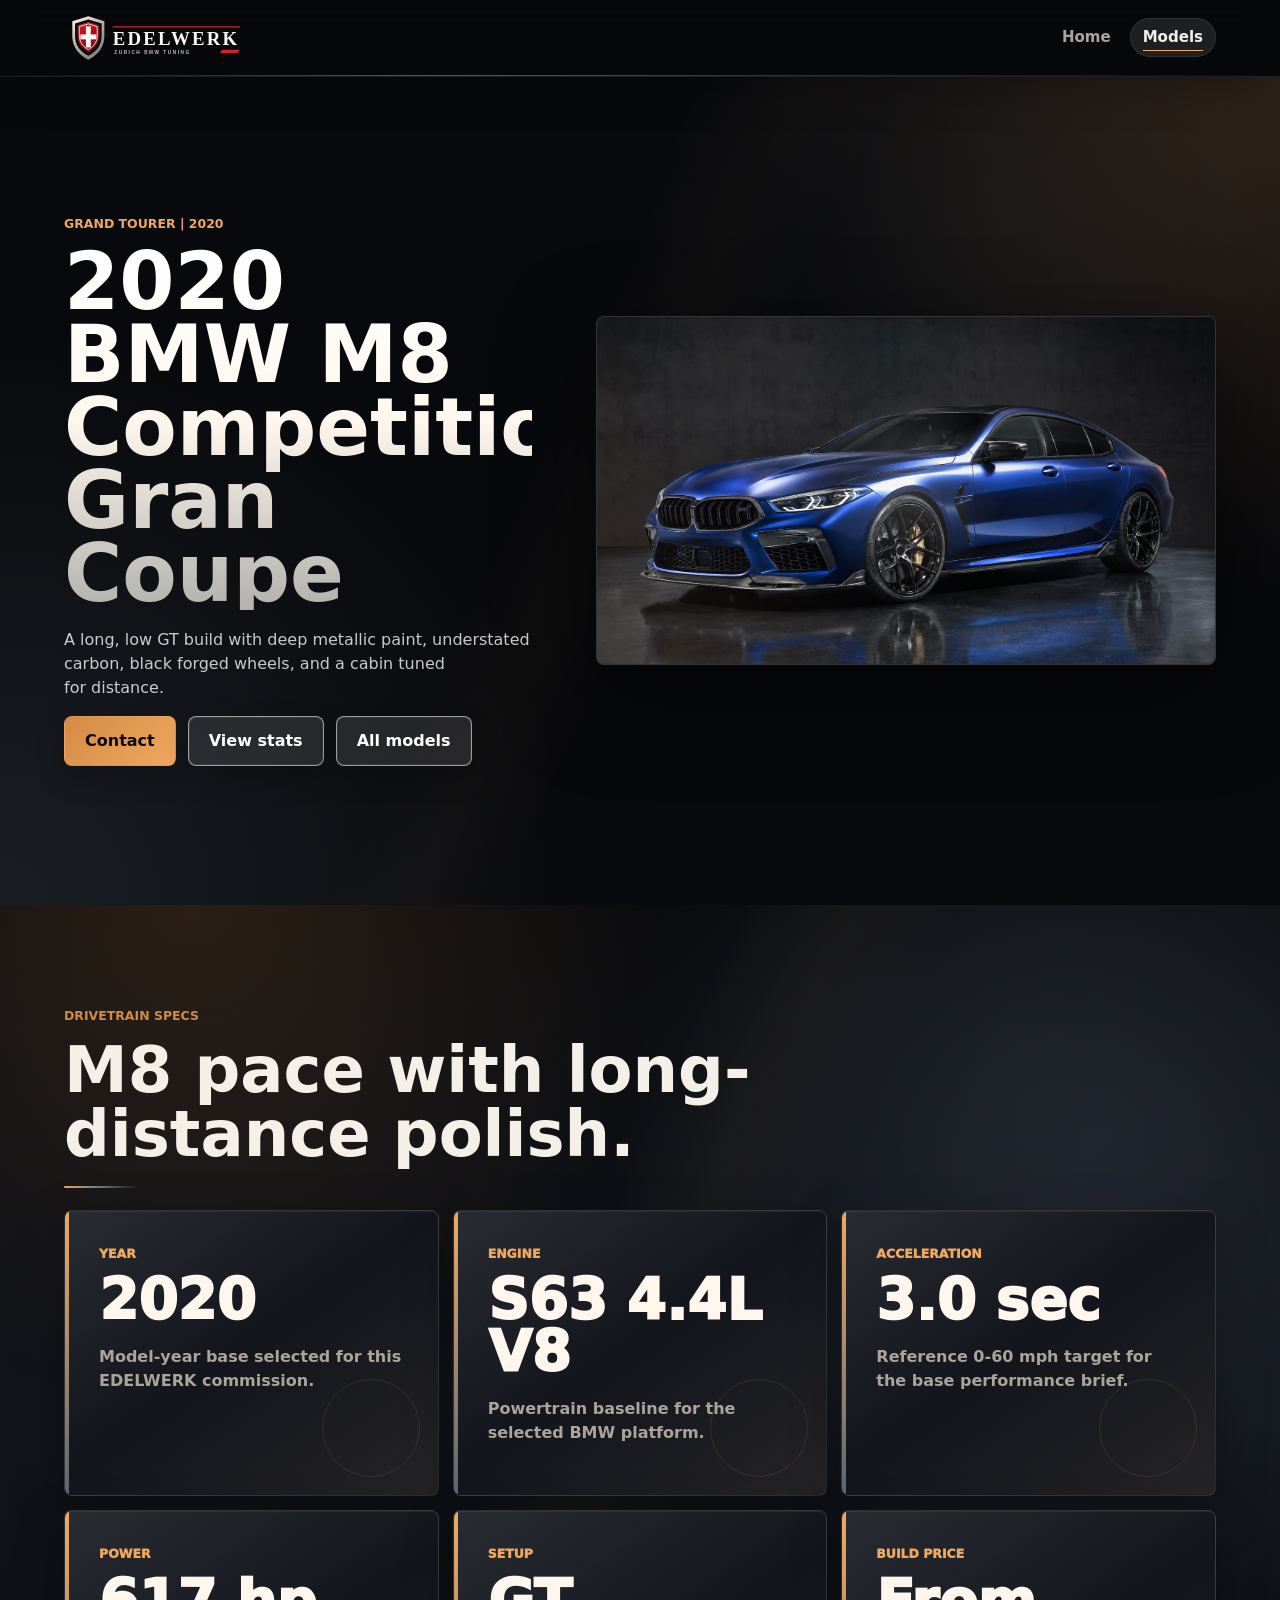
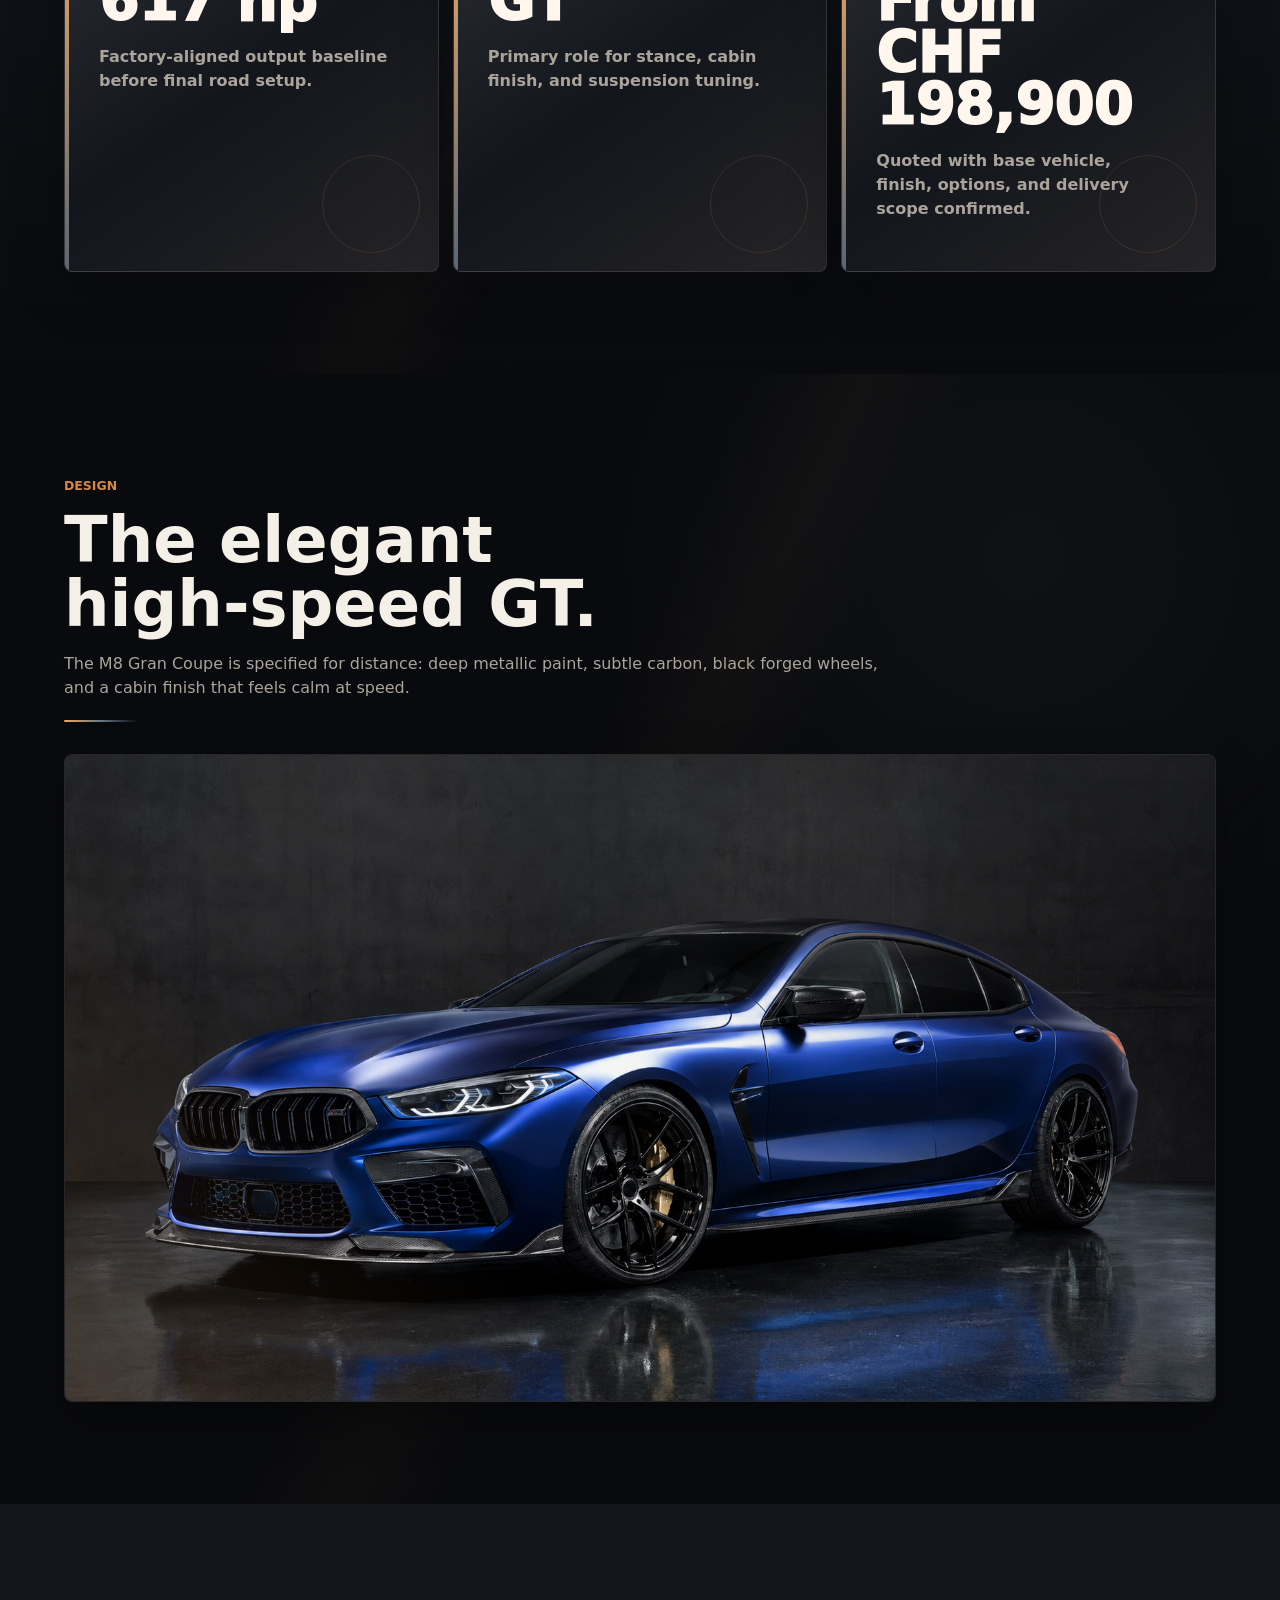
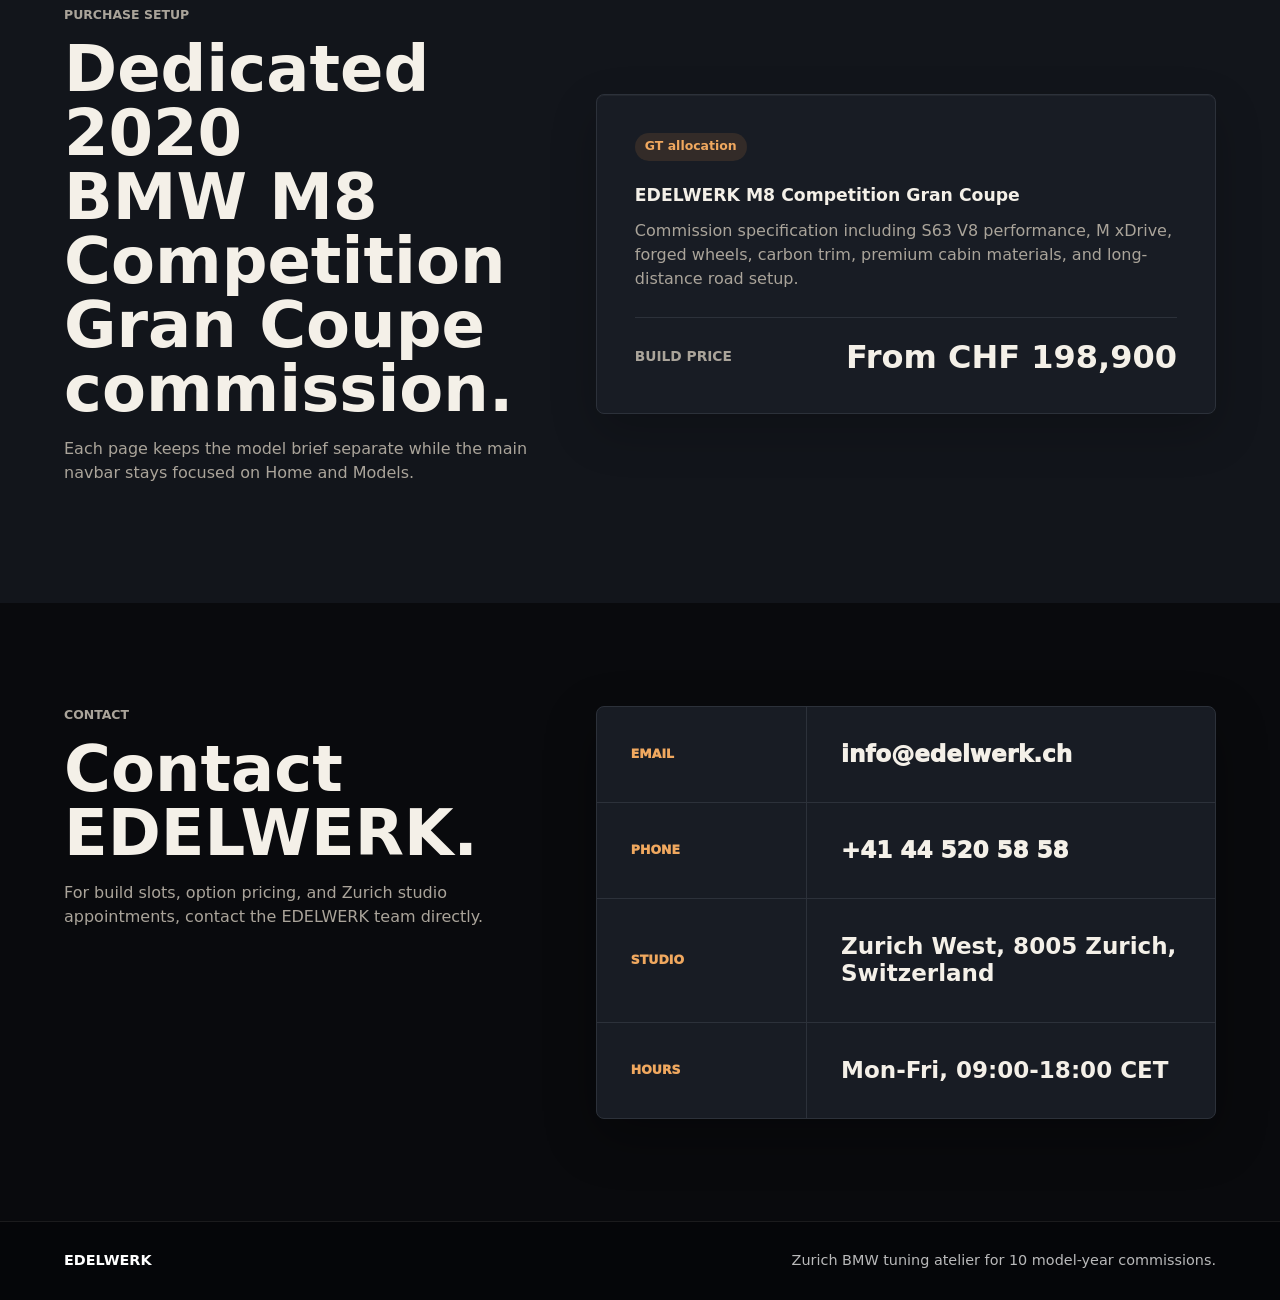
<file: vehicles/vehicle-m8-gran-coupe.html>
<!DOCTYPE html>
<html lang="en">
<head>
  <meta charset="UTF-8">
  <meta name="viewport" content="width=device-width, initial-scale=1.0">
  <title>EDELWERK 2020 BMW M8 Competition Gran Coupe | Model Overview</title>
  <link rel="icon" href="../assets/icons/favicon.svg" type="image/svg+xml" sizes="any">
  <link rel="shortcut icon" href="../assets/icons/favicon.svg" type="image/svg+xml">
  <link rel="stylesheet" href="../assets/css/styles.css?v=20260705-lineup">
</head>
<body>
  <header class="site-header">
    <a class="brand" href="../index.html" aria-label="EDELWERK home">
      <img class="brand-logo" src="../assets/icons/edelwerk-logo.svg" alt="">
    </a>
    <nav class="main-nav" aria-label="Main navigation">
      <a href="../index.html">Home</a>
      <a class="active" href="../models.html">Models</a>
    </nav>
  </header>

  <main>
    <section class="vehicle-hero" aria-labelledby="vehicle-title">
      <div class="vehicle-copy">
        <p class="eyebrow">Grand tourer | 2020</p>
        <h1 id="vehicle-title">2020 BMW M8 Competition Gran Coupe</h1>
        <p>A long, low GT build with deep metallic paint, understated carbon, black forged wheels, and a cabin tuned for distance.</p>
        <div class="hero-actions">
          <a class="button primary" href="#reserve">Contact</a>
          <a class="button secondary" href="#specs">View stats</a>
          <a class="button secondary" href="../models.html">All models</a>
        </div>
      </div>
      <div class="vehicle-slot" aria-label="Main vehicle image">
        <img class="feature-image" src="../assets/images/edelwerk-lineup-2020-m8-gran-coupe.png" alt="Blue 2020 BMW M8 Competition Gran Coupe EDELWERK studio build">
      </div>
    </section>

    <section class="spec-section" id="specs" aria-labelledby="spec-title">
      <div class="section-heading compact">
        <p class="eyebrow">Drivetrain specs</p>
        <h2 id="spec-title">M8 pace with long-distance polish.</h2>
      </div>
      <div class="spec-grid">
        <article><span>Year</span><strong>2020</strong><p>Model-year base selected for this EDELWERK commission.</p></article>
        <article><span>Engine</span><strong>S63 4.4L V8</strong><p>Powertrain baseline for the selected BMW platform.</p></article>
        <article><span>Acceleration</span><strong>3.0 sec</strong><p>Reference 0-60 mph target for the base performance brief.</p></article>
        <article><span>Power</span><strong>617 hp</strong><p>Factory-aligned output baseline before final road setup.</p></article>
        <article><span>Setup</span><strong>GT</strong><p>Primary role for stance, cabin finish, and suspension tuning.</p></article>
        <article><span>Build price</span><strong>From CHF 198,900</strong><p>Quoted with base vehicle, finish, options, and delivery scope confirmed.</p></article>
      </div>
    </section>

    <section class="detail-section" id="design" aria-labelledby="design-title">
      <div class="section-heading">
        <p class="eyebrow">Design</p>
        <h2 id="design-title">The elegant high-speed GT.</h2>
        <p>The M8 Gran Coupe is specified for distance: deep metallic paint, subtle carbon, black forged wheels, and a cabin finish that feels calm at speed.</p>
      </div>
      <div class="gallery-grid">
        <div class="image-slot gallery-slot large has-media"><img class="slot-image" src="../assets/images/edelwerk-lineup-2020-m8-gran-coupe.png" alt="Blue 2020 BMW M8 Competition Gran Coupe EDELWERK studio build"></div>
      </div>
    </section>

    <section class="package-section" aria-labelledby="package-title">
      <div>
        <p class="eyebrow">Purchase setup</p>
        <h2 id="package-title">Dedicated 2020 BMW M8 Competition Gran Coupe commission.</h2>
        <p>Each page keeps the model brief separate while the main navbar stays focused on Home and Models.</p>
      </div>
      <div class="package-card">
        <span class="tag">GT allocation</span>
        <h3>EDELWERK M8 Competition Gran Coupe</h3>
        <p>Commission specification including S63 V8 performance, M xDrive, forged wheels, carbon trim, premium cabin materials, and long-distance road setup.</p>
        <div class="price-line"><span>Build price</span><strong>From CHF 198,900</strong></div>
      </div>
    </section>

    <section class="reserve-section" id="reserve" aria-labelledby="reserve-title">
      <div class="reserve-copy">
        <p class="eyebrow">Contact</p>
        <h2 id="reserve-title">Contact EDELWERK.</h2>
        <p>For build slots, option pricing, and Zurich studio appointments, contact the EDELWERK team directly.</p>
      </div>
      <table class="contact-table" aria-label="EDELWERK contact details"><tbody><tr><th scope="row">Email</th><td><a href="mailto:info@edelwerk.ch">info@edelwerk.ch</a></td></tr><tr><th scope="row">Phone</th><td><a href="tel:+41445205858">+41 44 520 58 58</a></td></tr><tr><th scope="row">Studio</th><td>Zurich West, 8005 Zurich, Switzerland</td></tr><tr><th scope="row">Hours</th><td>Mon-Fri, 09:00-18:00 CET</td></tr></tbody></table>    </section>
  </main>

  <footer class="site-footer">
    <span>EDELWERK</span>
    <span>Zurich BMW tuning atelier for 10 model-year commissions.</span>
  </footer>
  <script src="../assets/js/scripts.js?v=20260705-lineup" defer></script>
</body>
</html>
</file>
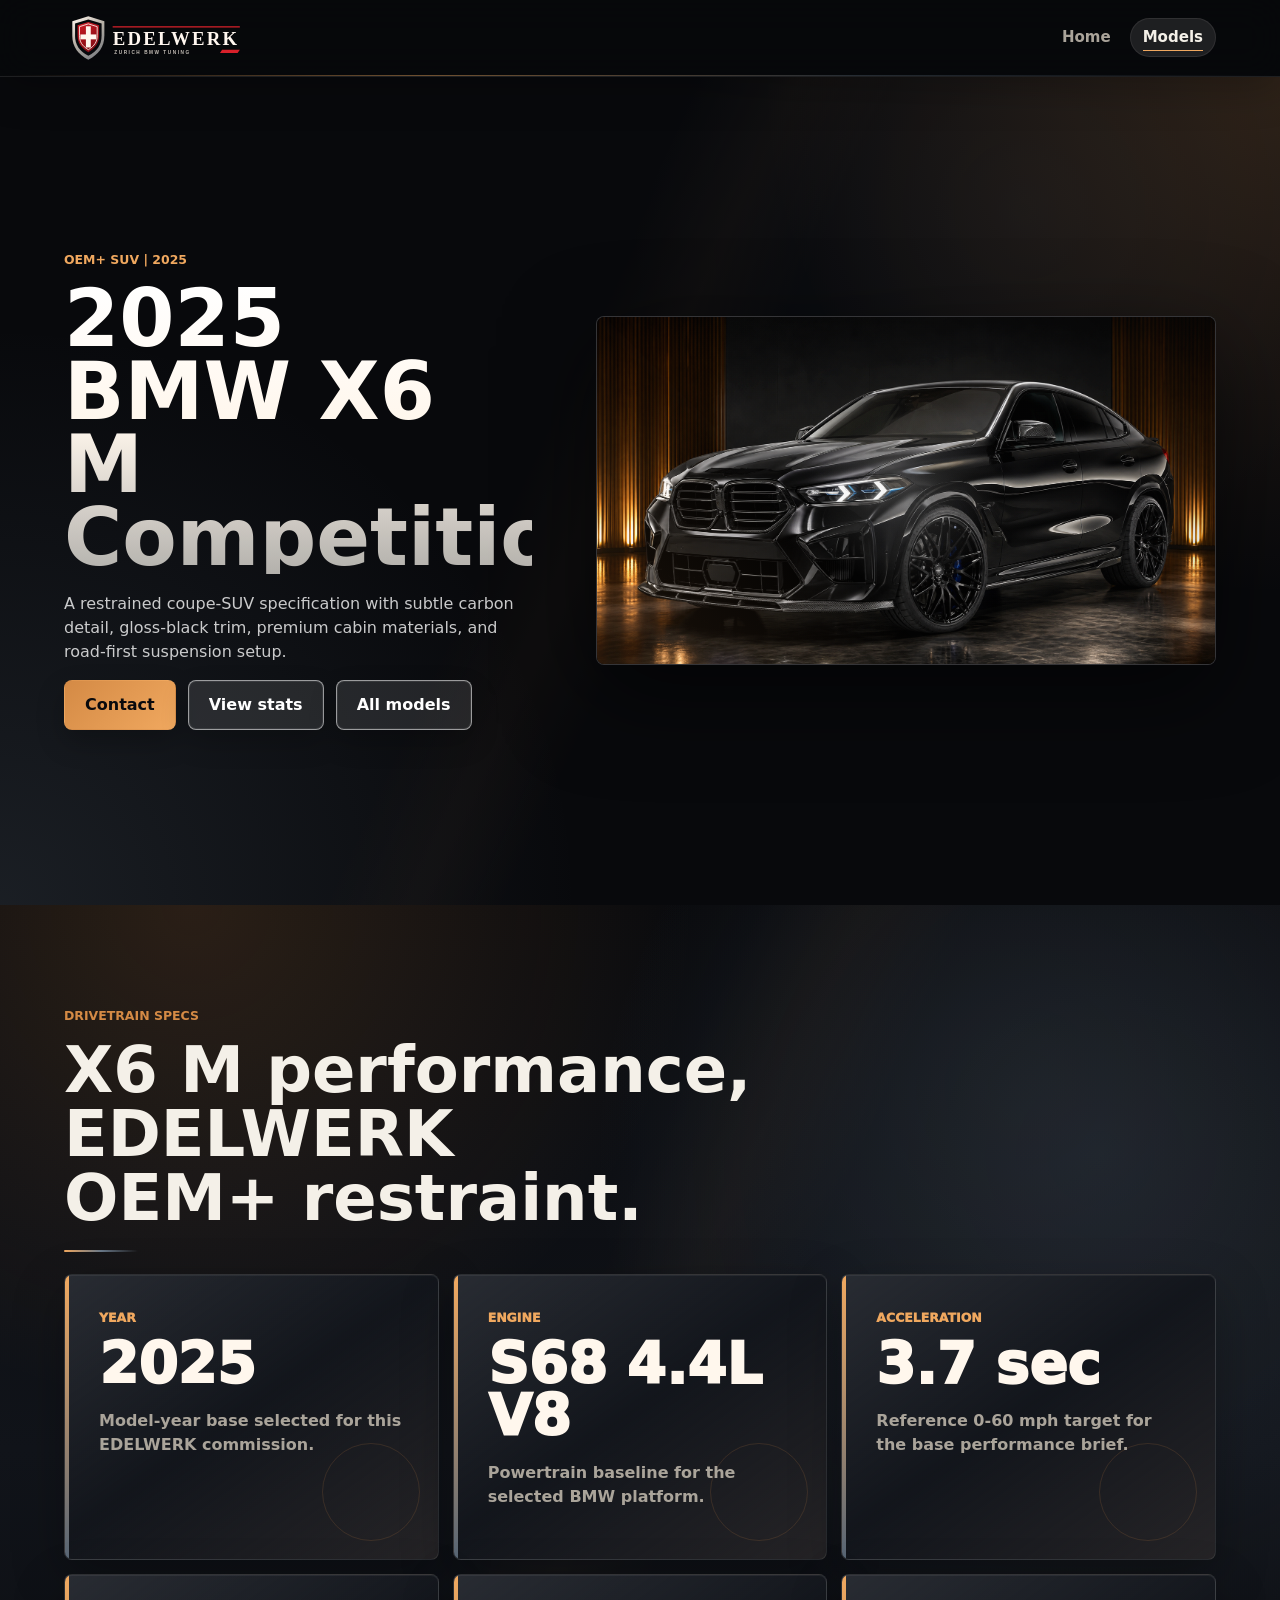
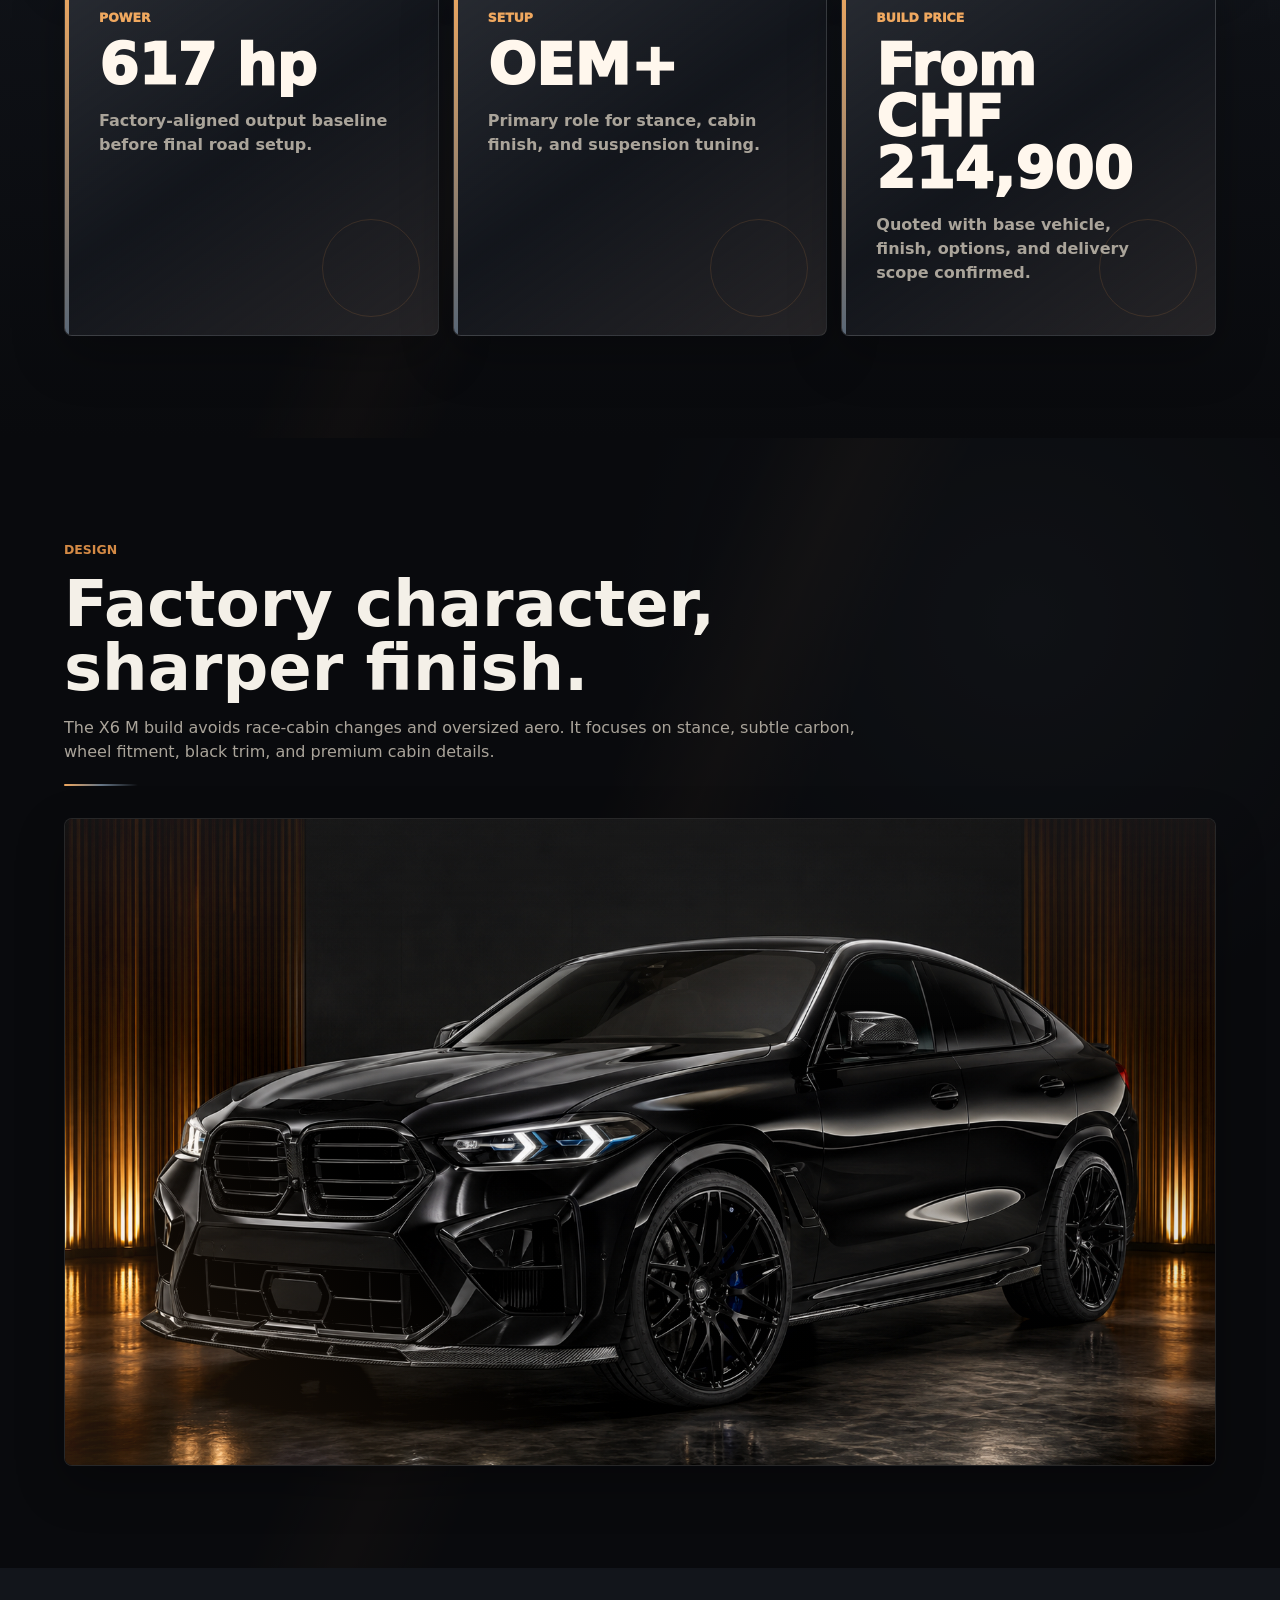
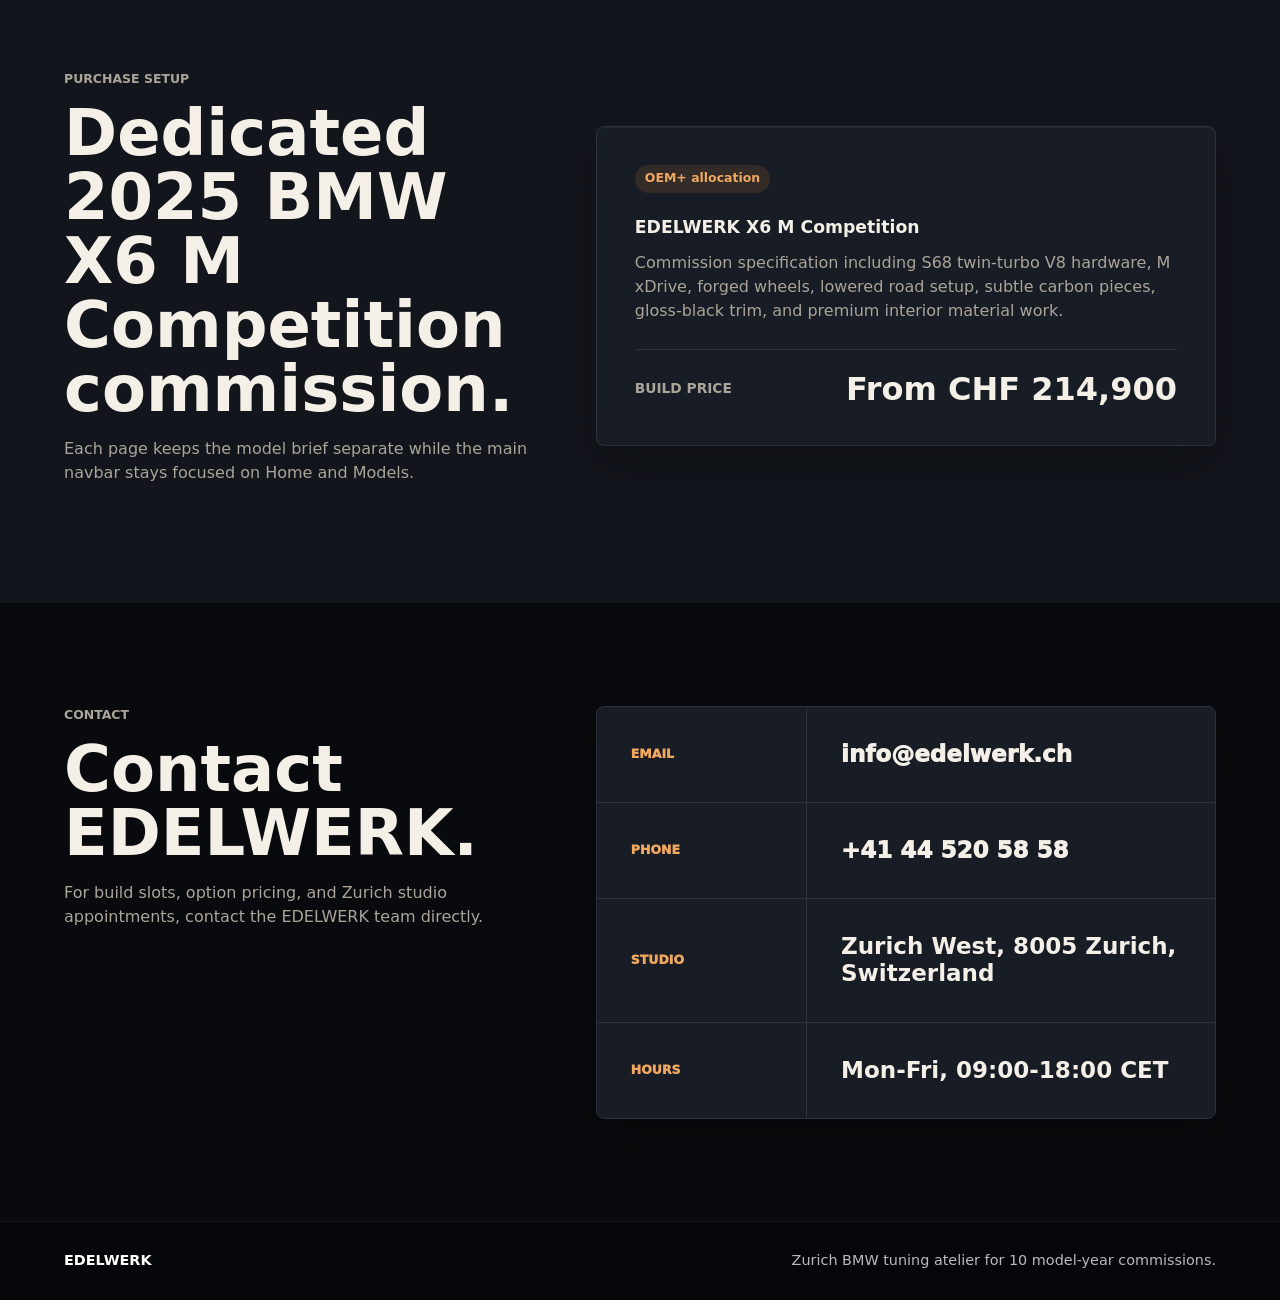
<file: vehicles/vehicle-x6m.html>
<!DOCTYPE html>
<html lang="en">
<head>
  <meta charset="UTF-8">
  <meta name="viewport" content="width=device-width, initial-scale=1.0">
  <title>EDELWERK 2025 BMW X6 M Competition | Model Overview</title>
  <link rel="icon" href="../assets/icons/favicon.svg" type="image/svg+xml" sizes="any">
  <link rel="shortcut icon" href="../assets/icons/favicon.svg" type="image/svg+xml">
  <link rel="stylesheet" href="../assets/css/styles.css?v=20260705-lineup">
</head>
<body>
  <header class="site-header">
    <a class="brand" href="../index.html" aria-label="EDELWERK home">
      <img class="brand-logo" src="../assets/icons/edelwerk-logo.svg" alt="">
    </a>
    <nav class="main-nav" aria-label="Main navigation">
      <a href="../index.html">Home</a>
      <a class="active" href="../models.html">Models</a>
    </nav>
  </header>

  <main>
    <section class="vehicle-hero" aria-labelledby="vehicle-title">
      <div class="vehicle-copy">
        <p class="eyebrow">OEM+ SUV | 2025</p>
        <h1 id="vehicle-title">2025 BMW X6 M Competition</h1>
        <p>A restrained coupe-SUV specification with subtle carbon detail, gloss-black trim, premium cabin materials, and road-first suspension setup.</p>
        <div class="hero-actions">
          <a class="button primary" href="#reserve">Contact</a>
          <a class="button secondary" href="#specs">View stats</a>
          <a class="button secondary" href="../models.html">All models</a>
        </div>
      </div>
      <div class="vehicle-slot" aria-label="Main vehicle image">
        <img class="feature-image" src="../assets/images/edelwerk-lineup-2025-x6m-competition.png" alt="Black 2025 BMW X6 M Competition EDELWERK studio build">
      </div>
    </section>

    <section class="spec-section" id="specs" aria-labelledby="spec-title">
      <div class="section-heading compact">
        <p class="eyebrow">Drivetrain specs</p>
        <h2 id="spec-title">X6 M performance, EDELWERK OEM+ restraint.</h2>
      </div>
      <div class="spec-grid">
        <article><span>Year</span><strong>2025</strong><p>Model-year base selected for this EDELWERK commission.</p></article>
        <article><span>Engine</span><strong>S68 4.4L V8</strong><p>Powertrain baseline for the selected BMW platform.</p></article>
        <article><span>Acceleration</span><strong>3.7 sec</strong><p>Reference 0-60 mph target for the base performance brief.</p></article>
        <article><span>Power</span><strong>617 hp</strong><p>Factory-aligned output baseline before final road setup.</p></article>
        <article><span>Setup</span><strong>OEM+</strong><p>Primary role for stance, cabin finish, and suspension tuning.</p></article>
        <article><span>Build price</span><strong>From CHF 214,900</strong><p>Quoted with base vehicle, finish, options, and delivery scope confirmed.</p></article>
      </div>
    </section>

    <section class="detail-section" id="design" aria-labelledby="design-title">
      <div class="section-heading">
        <p class="eyebrow">Design</p>
        <h2 id="design-title">Factory character, sharper finish.</h2>
        <p>The X6 M build avoids race-cabin changes and oversized aero. It focuses on stance, subtle carbon, wheel fitment, black trim, and premium cabin details.</p>
      </div>
      <div class="gallery-grid">
        <div class="image-slot gallery-slot large has-media"><img class="slot-image" src="../assets/images/edelwerk-lineup-2025-x6m-competition.png" alt="Black 2025 BMW X6 M Competition EDELWERK studio build"></div>
      </div>
    </section>

    <section class="package-section" aria-labelledby="package-title">
      <div>
        <p class="eyebrow">Purchase setup</p>
        <h2 id="package-title">Dedicated 2025 BMW X6 M Competition commission.</h2>
        <p>Each page keeps the model brief separate while the main navbar stays focused on Home and Models.</p>
      </div>
      <div class="package-card">
        <span class="tag">OEM+ allocation</span>
        <h3>EDELWERK X6 M Competition</h3>
        <p>Commission specification including S68 twin-turbo V8 hardware, M xDrive, forged wheels, lowered road setup, subtle carbon pieces, gloss-black trim, and premium interior material work.</p>
        <div class="price-line"><span>Build price</span><strong>From CHF 214,900</strong></div>
      </div>
    </section>

    <section class="reserve-section" id="reserve" aria-labelledby="reserve-title">
      <div class="reserve-copy">
        <p class="eyebrow">Contact</p>
        <h2 id="reserve-title">Contact EDELWERK.</h2>
        <p>For build slots, option pricing, and Zurich studio appointments, contact the EDELWERK team directly.</p>
      </div>
      <table class="contact-table" aria-label="EDELWERK contact details"><tbody><tr><th scope="row">Email</th><td><a href="mailto:info@edelwerk.ch">info@edelwerk.ch</a></td></tr><tr><th scope="row">Phone</th><td><a href="tel:+41445205858">+41 44 520 58 58</a></td></tr><tr><th scope="row">Studio</th><td>Zurich West, 8005 Zurich, Switzerland</td></tr><tr><th scope="row">Hours</th><td>Mon-Fri, 09:00-18:00 CET</td></tr></tbody></table>    </section>
  </main>

  <footer class="site-footer">
    <span>EDELWERK</span>
    <span>Zurich BMW tuning atelier for 10 model-year commissions.</span>
  </footer>
  <script src="../assets/js/scripts.js?v=20260705-lineup" defer></script>
</body>
</html>
</file>
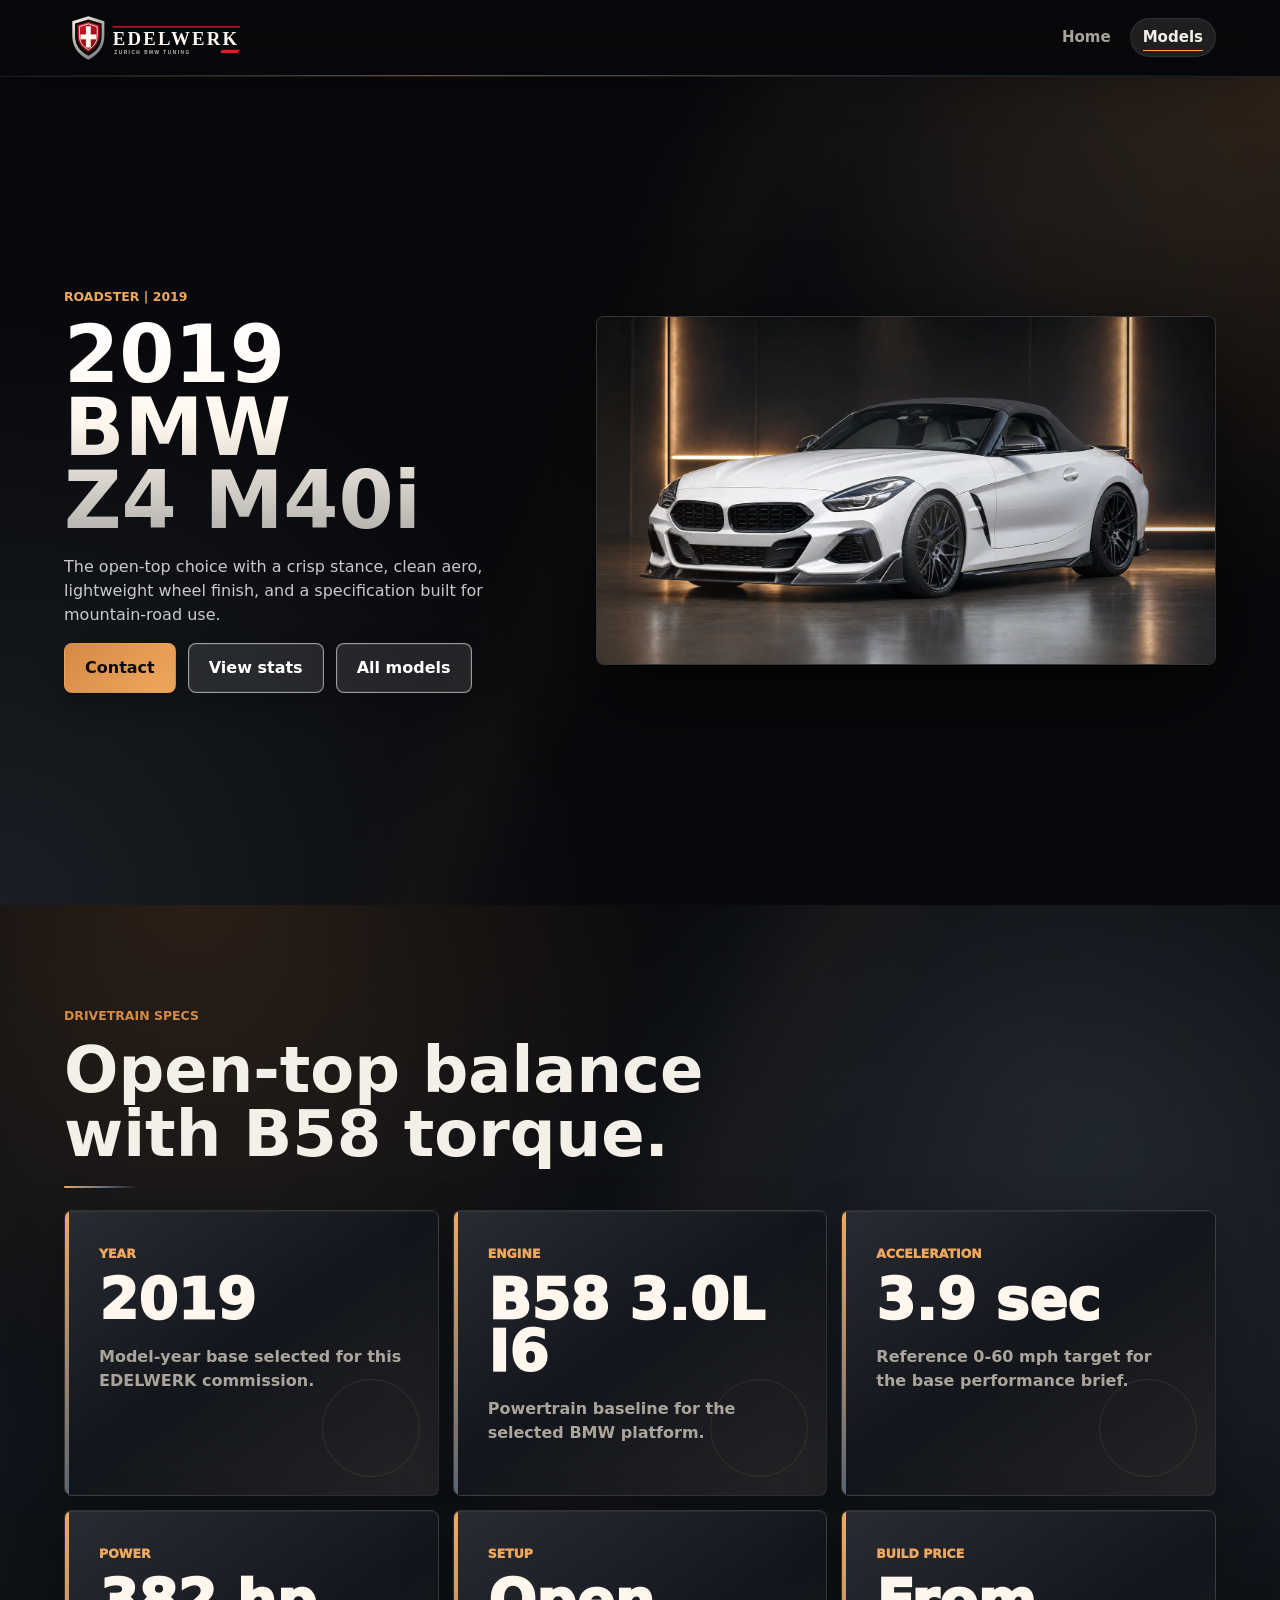
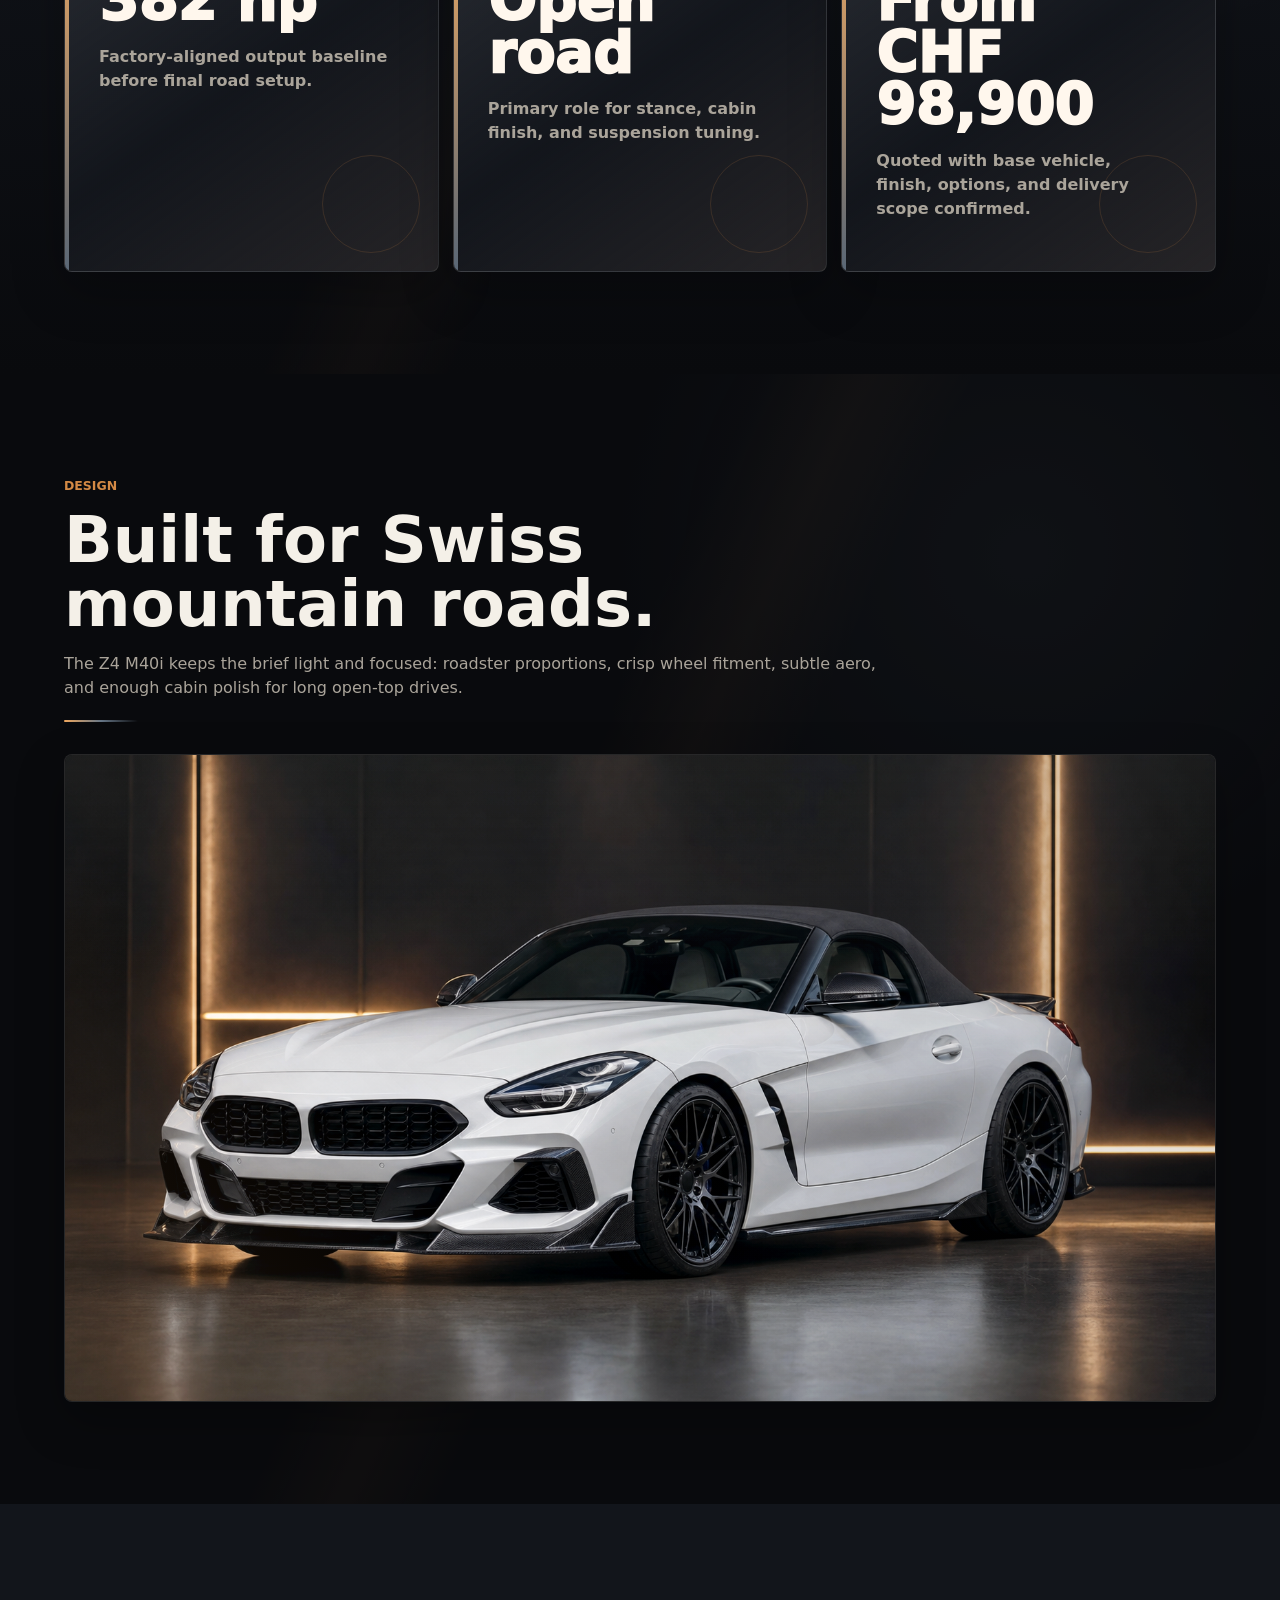
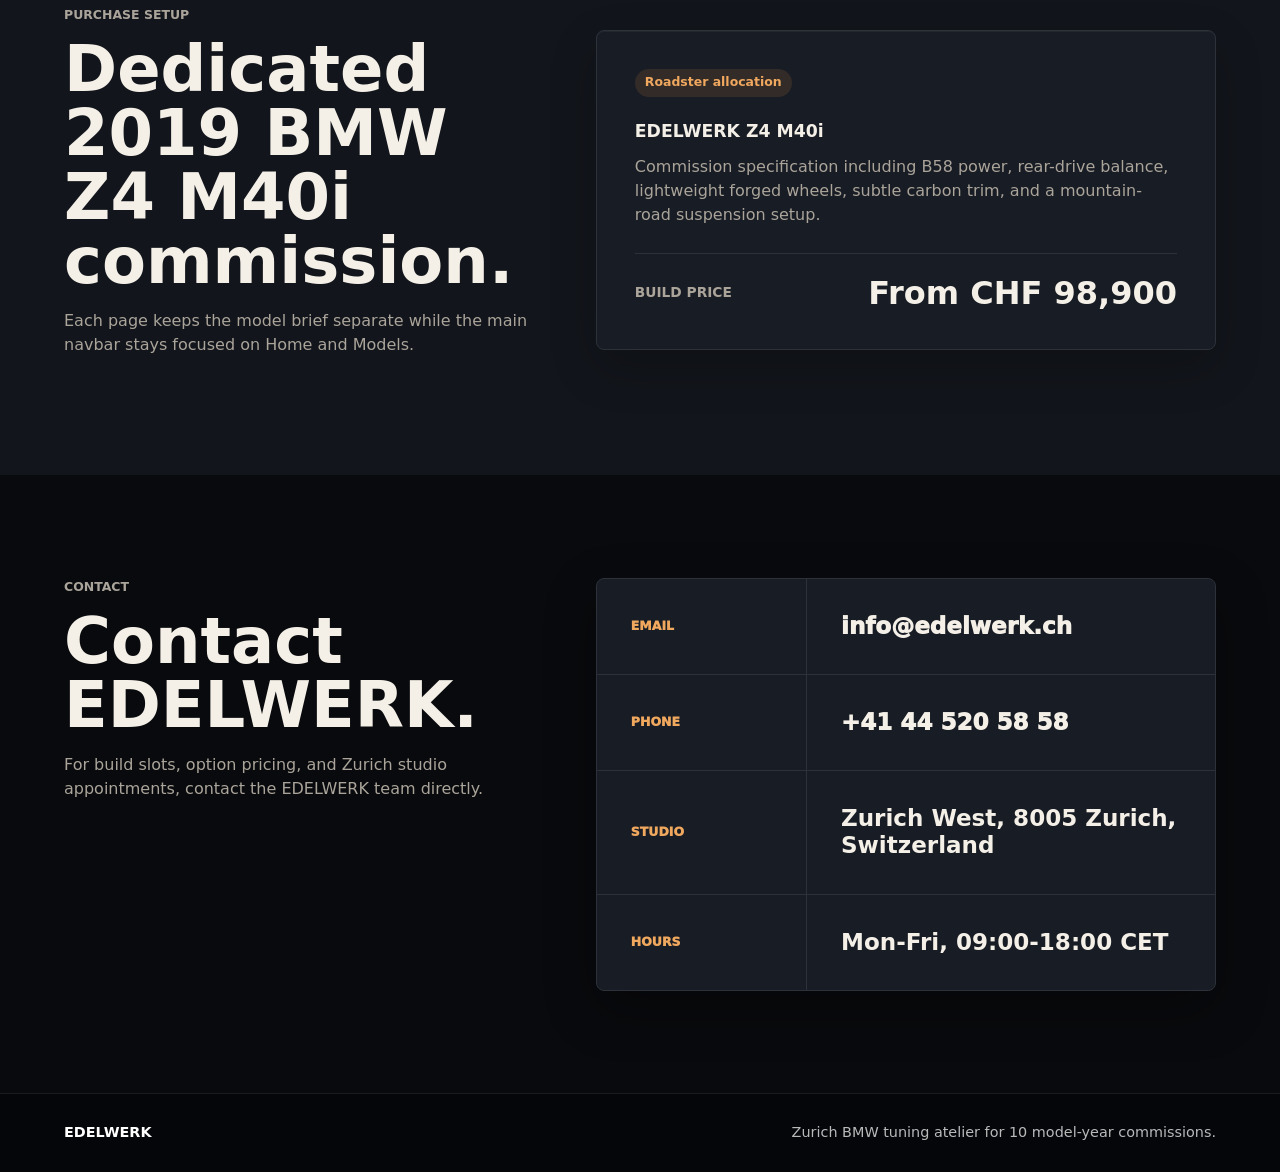
<file: vehicles/vehicle-z4-m40i.html>
<!DOCTYPE html>
<html lang="en">
<head>
  <meta charset="UTF-8">
  <meta name="viewport" content="width=device-width, initial-scale=1.0">
  <title>EDELWERK 2019 BMW Z4 M40i | Model Overview</title>
  <link rel="icon" href="../assets/icons/favicon.svg" type="image/svg+xml" sizes="any">
  <link rel="shortcut icon" href="../assets/icons/favicon.svg" type="image/svg+xml">
  <link rel="stylesheet" href="../assets/css/styles.css?v=20260705-lineup">
</head>
<body>
  <header class="site-header">
    <a class="brand" href="../index.html" aria-label="EDELWERK home">
      <img class="brand-logo" src="../assets/icons/edelwerk-logo.svg" alt="">
    </a>
    <nav class="main-nav" aria-label="Main navigation">
      <a href="../index.html">Home</a>
      <a class="active" href="../models.html">Models</a>
    </nav>
  </header>

  <main>
    <section class="vehicle-hero" aria-labelledby="vehicle-title">
      <div class="vehicle-copy">
        <p class="eyebrow">Roadster | 2019</p>
        <h1 id="vehicle-title">2019 BMW Z4 M40i</h1>
        <p>The open-top choice with a crisp stance, clean aero, lightweight wheel finish, and a specification built for mountain-road use.</p>
        <div class="hero-actions">
          <a class="button primary" href="#reserve">Contact</a>
          <a class="button secondary" href="#specs">View stats</a>
          <a class="button secondary" href="../models.html">All models</a>
        </div>
      </div>
      <div class="vehicle-slot" aria-label="Main vehicle image">
        <img class="feature-image" src="../assets/images/edelwerk-lineup-2019-z4-m40i.png" alt="White 2019 BMW Z4 M40i EDELWERK studio build">
      </div>
    </section>

    <section class="spec-section" id="specs" aria-labelledby="spec-title">
      <div class="section-heading compact">
        <p class="eyebrow">Drivetrain specs</p>
        <h2 id="spec-title">Open-top balance with B58 torque.</h2>
      </div>
      <div class="spec-grid">
        <article><span>Year</span><strong>2019</strong><p>Model-year base selected for this EDELWERK commission.</p></article>
        <article><span>Engine</span><strong>B58 3.0L I6</strong><p>Powertrain baseline for the selected BMW platform.</p></article>
        <article><span>Acceleration</span><strong>3.9 sec</strong><p>Reference 0-60 mph target for the base performance brief.</p></article>
        <article><span>Power</span><strong>382 hp</strong><p>Factory-aligned output baseline before final road setup.</p></article>
        <article><span>Setup</span><strong>Open road</strong><p>Primary role for stance, cabin finish, and suspension tuning.</p></article>
        <article><span>Build price</span><strong>From CHF 98,900</strong><p>Quoted with base vehicle, finish, options, and delivery scope confirmed.</p></article>
      </div>
    </section>

    <section class="detail-section" id="design" aria-labelledby="design-title">
      <div class="section-heading">
        <p class="eyebrow">Design</p>
        <h2 id="design-title">Built for Swiss mountain roads.</h2>
        <p>The Z4 M40i keeps the brief light and focused: roadster proportions, crisp wheel fitment, subtle aero, and enough cabin polish for long open-top drives.</p>
      </div>
      <div class="gallery-grid">
        <div class="image-slot gallery-slot large has-media"><img class="slot-image" src="../assets/images/edelwerk-lineup-2019-z4-m40i.png" alt="White 2019 BMW Z4 M40i EDELWERK studio build"></div>
      </div>
    </section>

    <section class="package-section" aria-labelledby="package-title">
      <div>
        <p class="eyebrow">Purchase setup</p>
        <h2 id="package-title">Dedicated 2019 BMW Z4 M40i commission.</h2>
        <p>Each page keeps the model brief separate while the main navbar stays focused on Home and Models.</p>
      </div>
      <div class="package-card">
        <span class="tag">Roadster allocation</span>
        <h3>EDELWERK Z4 M40i</h3>
        <p>Commission specification including B58 power, rear-drive balance, lightweight forged wheels, subtle carbon trim, and a mountain-road suspension setup.</p>
        <div class="price-line"><span>Build price</span><strong>From CHF 98,900</strong></div>
      </div>
    </section>

    <section class="reserve-section" id="reserve" aria-labelledby="reserve-title">
      <div class="reserve-copy">
        <p class="eyebrow">Contact</p>
        <h2 id="reserve-title">Contact EDELWERK.</h2>
        <p>For build slots, option pricing, and Zurich studio appointments, contact the EDELWERK team directly.</p>
      </div>
      <table class="contact-table" aria-label="EDELWERK contact details"><tbody><tr><th scope="row">Email</th><td><a href="mailto:info@edelwerk.ch">info@edelwerk.ch</a></td></tr><tr><th scope="row">Phone</th><td><a href="tel:+41445205858">+41 44 520 58 58</a></td></tr><tr><th scope="row">Studio</th><td>Zurich West, 8005 Zurich, Switzerland</td></tr><tr><th scope="row">Hours</th><td>Mon-Fri, 09:00-18:00 CET</td></tr></tbody></table>    </section>
  </main>

  <footer class="site-footer">
    <span>EDELWERK</span>
    <span>Zurich BMW tuning atelier for 10 model-year commissions.</span>
  </footer>
  <script src="../assets/js/scripts.js?v=20260705-lineup" defer></script>
</body>
</html>
</file>
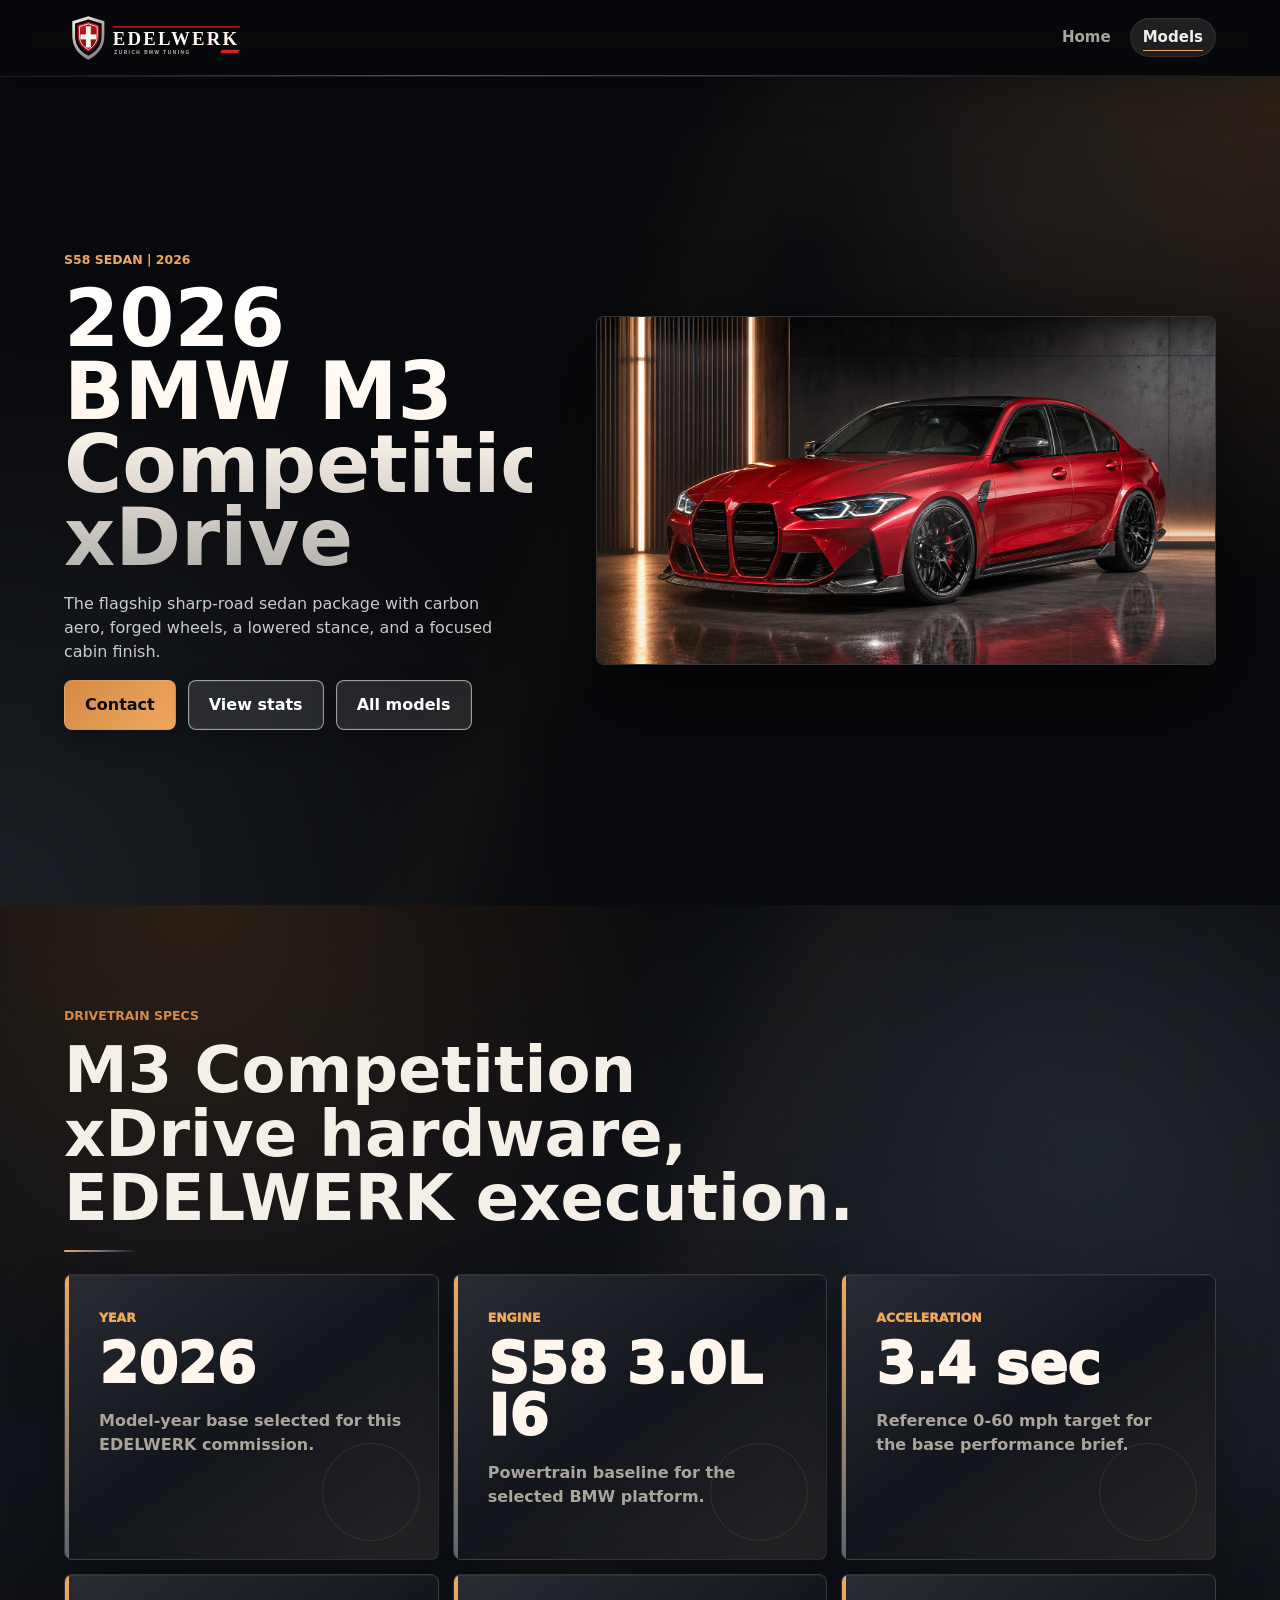
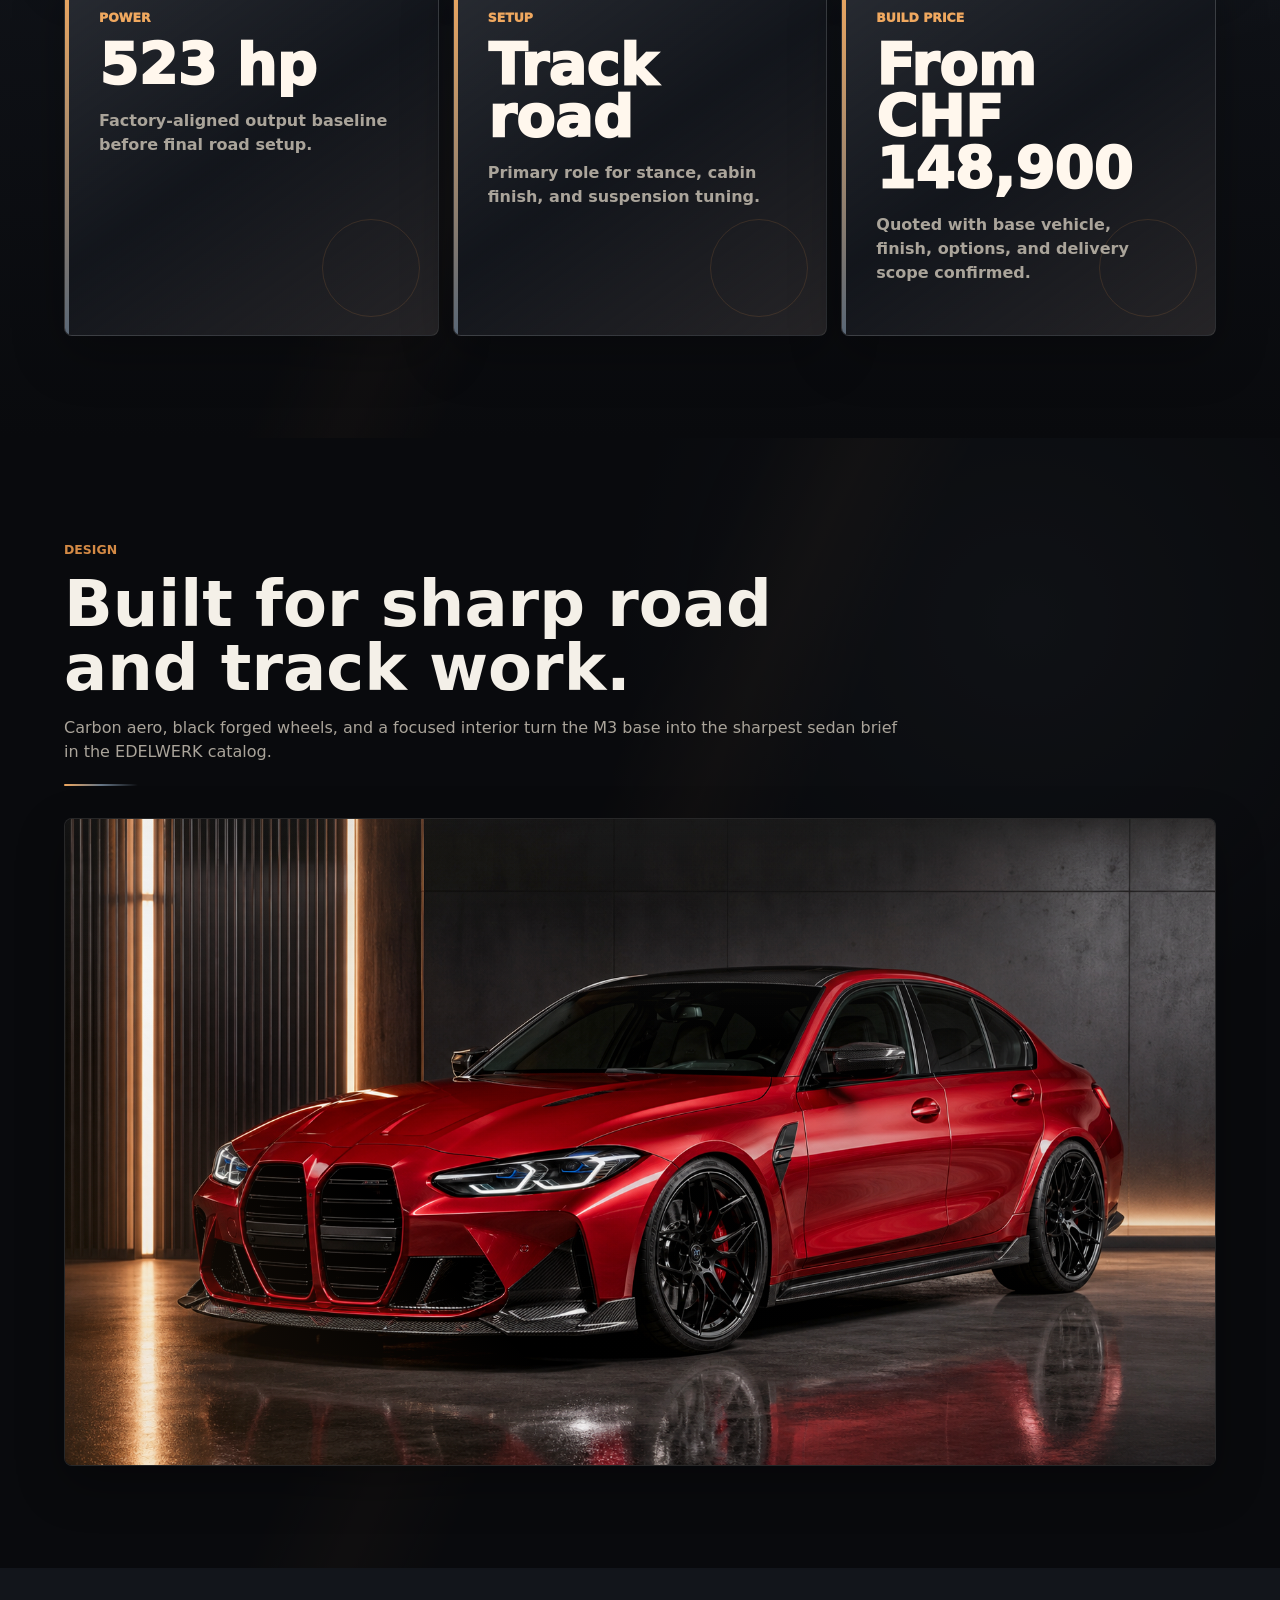
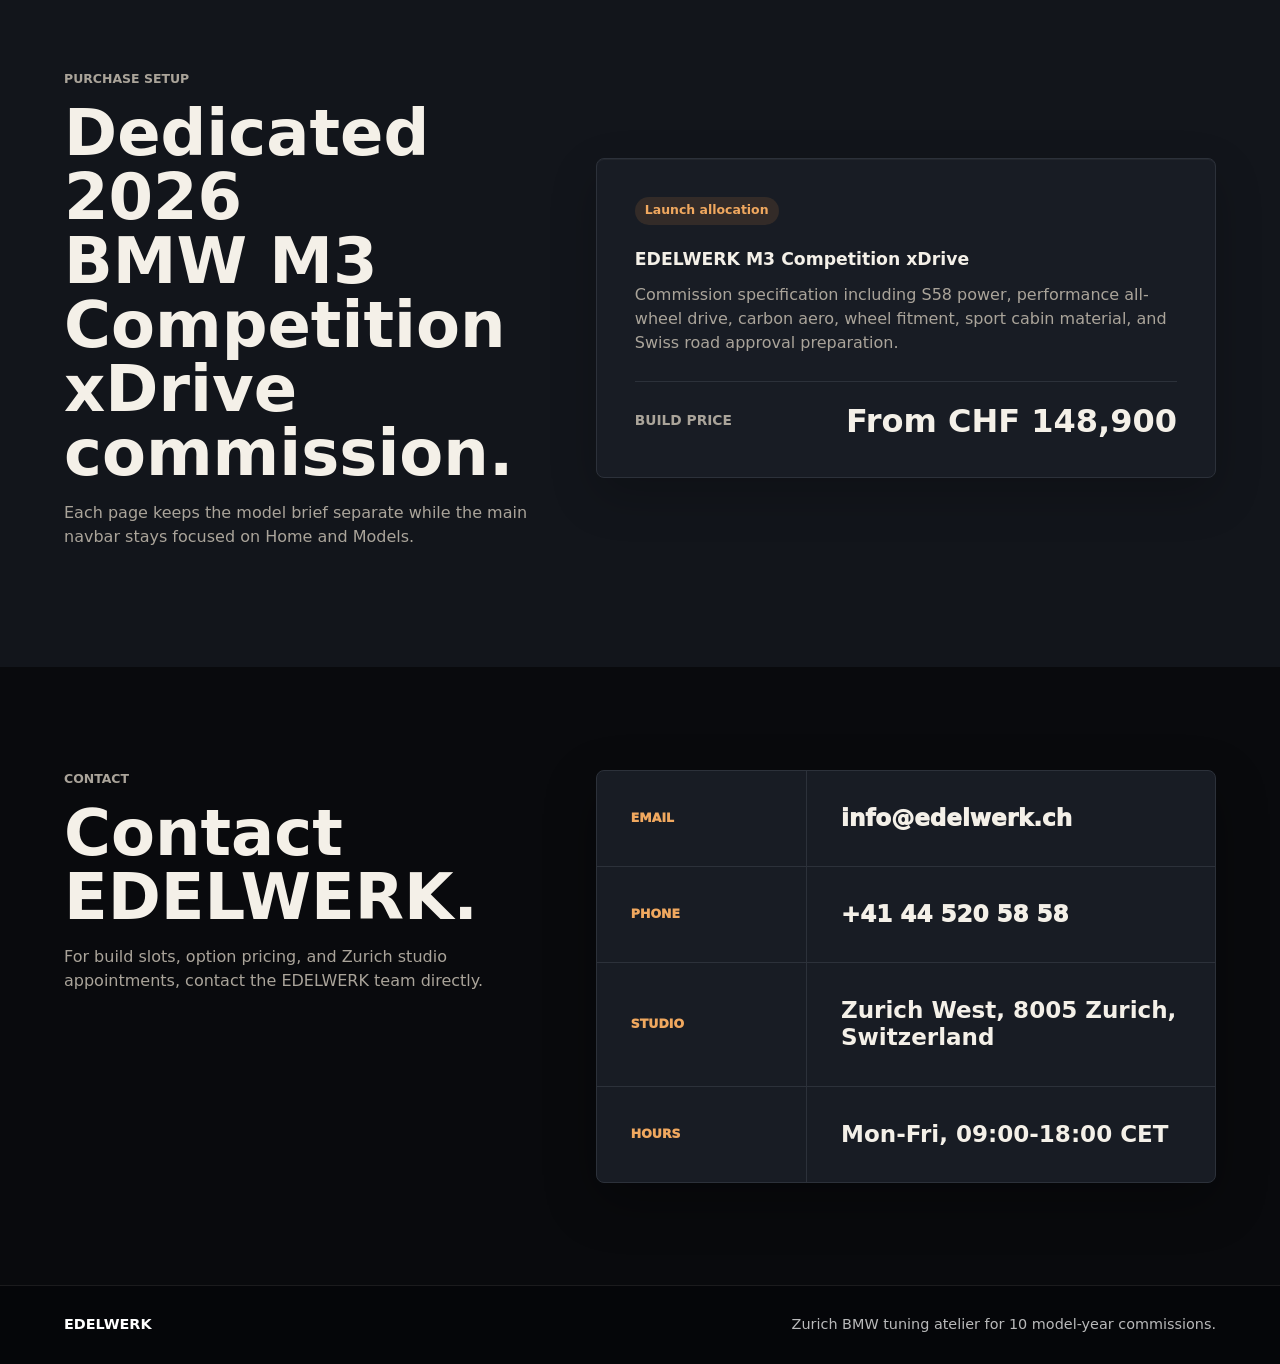
<file: vehicles/vehicle.html>
<!DOCTYPE html>
<html lang="en">
<head>
  <meta charset="UTF-8">
  <meta name="viewport" content="width=device-width, initial-scale=1.0">
  <title>EDELWERK 2026 BMW M3 Competition xDrive | Model Overview</title>
  <link rel="icon" href="../assets/icons/favicon.svg" type="image/svg+xml" sizes="any">
  <link rel="shortcut icon" href="../assets/icons/favicon.svg" type="image/svg+xml">
  <link rel="stylesheet" href="../assets/css/styles.css?v=20260705-lineup">
</head>
<body>
  <header class="site-header">
    <a class="brand" href="../index.html" aria-label="EDELWERK home">
      <img class="brand-logo" src="../assets/icons/edelwerk-logo.svg" alt="">
    </a>
    <nav class="main-nav" aria-label="Main navigation">
      <a href="../index.html">Home</a>
      <a class="active" href="../models.html">Models</a>
    </nav>
  </header>

  <main>
    <section class="vehicle-hero" aria-labelledby="vehicle-title">
      <div class="vehicle-copy">
        <p class="eyebrow">S58 sedan | 2026</p>
        <h1 id="vehicle-title">2026 BMW M3 Competition xDrive</h1>
        <p>The flagship sharp-road sedan package with carbon aero, forged wheels, a lowered stance, and a focused cabin finish.</p>
        <div class="hero-actions">
          <a class="button primary" href="#reserve">Contact</a>
          <a class="button secondary" href="#specs">View stats</a>
          <a class="button secondary" href="../models.html">All models</a>
        </div>
      </div>
      <div class="vehicle-slot" aria-label="Main vehicle image">
        <img class="feature-image" src="../assets/images/edelwerk-lineup-2026-m3-competition.png" alt="Red 2026 BMW M3 Competition xDrive EDELWERK studio build">
      </div>
    </section>

    <section class="spec-section" id="specs" aria-labelledby="spec-title">
      <div class="section-heading compact">
        <p class="eyebrow">Drivetrain specs</p>
        <h2 id="spec-title">M3 Competition xDrive hardware, EDELWERK execution.</h2>
      </div>
      <div class="spec-grid">
        <article><span>Year</span><strong>2026</strong><p>Model-year base selected for this EDELWERK commission.</p></article>
        <article><span>Engine</span><strong>S58 3.0L I6</strong><p>Powertrain baseline for the selected BMW platform.</p></article>
        <article><span>Acceleration</span><strong>3.4 sec</strong><p>Reference 0-60 mph target for the base performance brief.</p></article>
        <article><span>Power</span><strong>523 hp</strong><p>Factory-aligned output baseline before final road setup.</p></article>
        <article><span>Setup</span><strong>Track road</strong><p>Primary role for stance, cabin finish, and suspension tuning.</p></article>
        <article><span>Build price</span><strong>From CHF 148,900</strong><p>Quoted with base vehicle, finish, options, and delivery scope confirmed.</p></article>
      </div>
    </section>

    <section class="detail-section" id="design" aria-labelledby="design-title">
      <div class="section-heading">
        <p class="eyebrow">Design</p>
        <h2 id="design-title">Built for sharp road and track work.</h2>
        <p>Carbon aero, black forged wheels, and a focused interior turn the M3 base into the sharpest sedan brief in the EDELWERK catalog.</p>
      </div>
      <div class="gallery-grid">
        <div class="image-slot gallery-slot large has-media"><img class="slot-image" src="../assets/images/edelwerk-lineup-2026-m3-competition.png" alt="Red 2026 BMW M3 Competition xDrive EDELWERK studio build"></div>
      </div>
    </section>

    <section class="package-section" aria-labelledby="package-title">
      <div>
        <p class="eyebrow">Purchase setup</p>
        <h2 id="package-title">Dedicated 2026 BMW M3 Competition xDrive commission.</h2>
        <p>Each page keeps the model brief separate while the main navbar stays focused on Home and Models.</p>
      </div>
      <div class="package-card">
        <span class="tag">Launch allocation</span>
        <h3>EDELWERK M3 Competition xDrive</h3>
        <p>Commission specification including S58 power, performance all-wheel drive, carbon aero, wheel fitment, sport cabin material, and Swiss road approval preparation.</p>
        <div class="price-line"><span>Build price</span><strong>From CHF 148,900</strong></div>
      </div>
    </section>

    <section class="reserve-section" id="reserve" aria-labelledby="reserve-title">
      <div class="reserve-copy">
        <p class="eyebrow">Contact</p>
        <h2 id="reserve-title">Contact EDELWERK.</h2>
        <p>For build slots, option pricing, and Zurich studio appointments, contact the EDELWERK team directly.</p>
      </div>
      <table class="contact-table" aria-label="EDELWERK contact details"><tbody><tr><th scope="row">Email</th><td><a href="mailto:info@edelwerk.ch">info@edelwerk.ch</a></td></tr><tr><th scope="row">Phone</th><td><a href="tel:+41445205858">+41 44 520 58 58</a></td></tr><tr><th scope="row">Studio</th><td>Zurich West, 8005 Zurich, Switzerland</td></tr><tr><th scope="row">Hours</th><td>Mon-Fri, 09:00-18:00 CET</td></tr></tbody></table>    </section>
  </main>

  <footer class="site-footer">
    <span>EDELWERK</span>
    <span>Zurich BMW tuning atelier for 10 model-year commissions.</span>
  </footer>
  <script src="../assets/js/scripts.js?v=20260705-lineup" defer></script>
</body>
</html>
</file>
<file: assets/css/styles.css>
:root {
  --ink: #f4f0e8;
  --muted: #aaa49a;
  --paper: #090a0d;
  --surface: #12151b;
  --surface-strong: #181c24;
  --line: #2c313a;
  --accent: #d48a45;
  --accent-strong: #f0a85f;
  --steel: #8aa0b6;
  --steel-soft: rgba(138, 160, 182, 0.16);
  --shadow: 0 26px 70px rgba(0, 0, 0, 0.46);
  color-scheme: dark;
  font-family: Inter, ui-sans-serif, system-ui, -apple-system, BlinkMacSystemFont, "Segoe UI", sans-serif;
}

* {
  box-sizing: border-box;
}

html {
  scroll-behavior: smooth;
}

#specs,
#design,
#reserve {
  scroll-margin-top: 92px;
}

body {
  margin: 0;
  color: var(--ink);
  background: var(--paper);
  line-height: 1.5;
}

img {
  max-width: 100%;
  height: auto;
}

a {
  color: inherit;
  text-decoration: none;
}

.site-header {
  position: sticky;
  top: 0;
  z-index: 20;
  display: flex;
  align-items: center;
  justify-content: space-between;
  gap: 24px;
  min-height: 72px;
  padding: 14px clamp(20px, 5vw, 72px);
  background: rgba(9, 10, 13, 0.88);
  border-bottom: 1px solid rgba(244, 240, 232, 0.1);
  backdrop-filter: blur(18px);
}

.brand {
  display: inline-flex;
  align-items: center;
  width: 188px;
  min-height: 44px;
}

.brand-logo {
  display: block;
  width: 100%;
  height: auto;
}

.main-nav {
  display: flex;
  align-items: center;
  justify-content: flex-end;
  gap: 6px;
  flex-wrap: wrap;
}

.main-nav a {
  min-height: 36px;
  padding: 8px 13px;
  border-radius: 999px;
  color: var(--muted);
  font-size: 0.94rem;
  font-weight: 700;
}

.main-nav a:hover,
.main-nav a:focus-visible,
.main-nav a.active {
  color: var(--ink);
  background: rgba(244, 240, 232, 0.1);
  outline: none;
}

.hero {
  position: relative;
  display: grid;
  align-items: end;
  min-height: min(760px, 82svh);
  overflow: hidden;
  isolation: isolate;
}

.hero::after {
  content: "";
  position: absolute;
  inset: 0;
  z-index: -1;
  background:
    linear-gradient(90deg, rgba(10, 11, 13, 0.46), rgba(10, 11, 13, 0.18) 46%, rgba(10, 11, 13, 0.04)),
    linear-gradient(0deg, rgba(138, 19, 24, 0.22), transparent 42%),
    linear-gradient(180deg, rgba(255, 247, 239, 0.08), transparent 34%);
}

.hero-slot {
  position: absolute;
  inset: 0;
  z-index: -2;
  border-radius: 0;
  min-height: 100%;
  background: #08090c;
}

.hero-image {
  display: block;
  width: 100%;
  height: 100%;
  object-fit: cover;
  object-position: center;
  filter: brightness(1.22) saturate(1.08) contrast(0.94);
}

.feature-image {
  display: block;
  width: 100%;
  height: 100%;
  object-fit: cover;
  object-position: center;
  filter: brightness(1.08) saturate(1.04) contrast(0.98);
}

.hero-content {
  width: min(760px, calc(100% - 40px));
  padding: 0 0 clamp(42px, 8vw, 86px) clamp(20px, 5vw, 72px);
  color: #ffffff;
  text-shadow: 0 3px 24px rgba(0, 0, 0, 0.46);
}

.eyebrow {
  margin: 0 0 12px;
  color: var(--accent);
  font-size: 0.78rem;
  font-weight: 900;
  letter-spacing: 0.12em;
  text-transform: uppercase;
}

.hero .eyebrow,
.vehicle-hero .eyebrow {
  color: #f0a85f;
}

h1,
h2,
h3,
p {
  margin-top: 0;
}

h1 {
  margin-bottom: 18px;
  font-size: clamp(3.4rem, 9vw, 7.4rem);
  line-height: 0.92;
  letter-spacing: 0;
}

h2 {
  margin-bottom: 16px;
  font-size: clamp(2rem, 5vw, 4.2rem);
  line-height: 1;
  letter-spacing: 0;
}

h3 {
  margin-bottom: 10px;
  font-size: 1.08rem;
  letter-spacing: 0;
}

.hero-copy {
  max-width: 560px;
  margin-bottom: 28px;
  color: rgba(255, 255, 255, 0.94);
  font-size: clamp(1rem, 2vw, 1.28rem);
}

.hero-actions {
  display: flex;
  flex-wrap: wrap;
  gap: 12px;
}

.button {
  display: inline-flex;
  align-items: center;
  justify-content: center;
  min-height: 46px;
  padding: 12px 20px;
  border: 1px solid transparent;
  border-radius: 8px;
  font-weight: 850;
  cursor: pointer;
}

.button.primary {
  color: #090a0d;
  background: var(--accent);
}

.button.primary:hover,
.button.primary:focus-visible {
  background: var(--accent-strong);
  outline: none;
}

.button.secondary {
  color: #ffffff;
  border-color: rgba(255, 255, 255, 0.54);
  background: rgba(255, 255, 255, 0.1);
}

.button.secondary:hover,
.button.secondary:focus-visible {
  background: rgba(255, 255, 255, 0.2);
  outline: none;
}

.intro-section,
.feature-band,
.shopping-flow,
.cta-band,
.vehicle-hero,
.spec-section,
.detail-section,
.package-section,
.reserve-section,
.models-hero {
  padding: clamp(54px, 8vw, 104px) clamp(20px, 5vw, 72px);
}

.section-heading {
  max-width: 840px;
  margin-bottom: 32px;
}

.section-heading p:not(.eyebrow),
.feature-copy p,
.vehicle-copy p,
.package-section p,
.reserve-copy p,
.feature-card p,
.process-grid p,
.spec-grid p,
.package-card p,
.model-card p,
.model-specs dd {
  color: var(--muted);
}

.section-heading.compact {
  margin-bottom: 22px;
}

.intro-section {
  background:
    radial-gradient(circle at 8% 18%, rgba(212, 138, 69, 0.14), transparent 28%),
    radial-gradient(circle at 92% 86%, rgba(138, 160, 182, 0.12), transparent 34%),
    var(--paper);
}

.stat-strip {
  position: relative;
  display: grid;
  grid-template-columns: repeat(4, minmax(0, 1fr));
  overflow: hidden;
  border-block: 1px solid rgba(244, 240, 232, 0.12);
  border-radius: 8px;
  background:
    linear-gradient(135deg, rgba(244, 240, 232, 0.08), rgba(18, 21, 27, 0.92) 42%, rgba(212, 138, 69, 0.08)),
    #0b0d11;
  box-shadow: var(--shadow);
}

.stat-strip::before {
  content: "";
  position: absolute;
  inset: 0;
  pointer-events: none;
  background:
    linear-gradient(90deg, rgba(212, 138, 69, 0.62), transparent 22%, transparent 78%, rgba(138, 160, 182, 0.34)),
    linear-gradient(180deg, rgba(255, 255, 255, 0.09), transparent 38%);
  opacity: 0.68;
}

.stat-strip div {
  position: relative;
  z-index: 1;
  min-height: 154px;
  padding: clamp(24px, 3vw, 34px);
  border-right: 1px solid rgba(244, 240, 232, 0.1);
}

.stat-strip div:last-child {
  border-right: 0;
}

.stat-strip span,
.spec-grid span {
  display: block;
  margin-bottom: 12px;
  color: var(--accent-strong);
  font-size: 0.78rem;
  font-weight: 950;
  letter-spacing: 0.12em;
  text-transform: uppercase;
}

.stat-strip strong,
.spec-grid strong {
  display: block;
  color: #fff7ed;
  font-size: clamp(2rem, 4.4vw, 4.15rem);
  font-weight: 950;
  line-height: 0.92;
}

.stat-strip strong {
  font-size: clamp(1.7rem, 3vw, 3rem);
}

.stat-strip div:first-child strong {
  font-size: clamp(1.55rem, 2.45vw, 2.45rem);
  line-height: 0.98;
}

.price-line span {
  display: block;
  margin-bottom: 8px;
  color: var(--muted);
  font-size: 0.86rem;
  font-weight: 800;
  text-transform: uppercase;
}

.price-line strong {
  display: block;
  color: var(--ink);
  font-size: clamp(1.35rem, 2.5vw, 2rem);
  font-weight: 900;
  line-height: 1.1;
}

.feature-band,
.vehicle-hero,
.package-section,
.reserve-section {
  display: grid;
  grid-template-columns: minmax(0, 0.86fr) minmax(300px, 1.14fr);
  gap: clamp(28px, 5vw, 72px);
  align-items: center;
  background: var(--surface);
}

.feature-copy {
  max-width: 560px;
}

.text-link {
  display: inline-flex;
  color: var(--accent-strong);
  font-weight: 900;
}

.text-link:hover,
.text-link:focus-visible {
  text-decoration: underline;
  outline: none;
}

.feature-grid {
  display: grid;
  grid-template-columns: repeat(2, minmax(0, 1fr));
  gap: 18px;
}

.feature-card,
.process-grid article,
.spec-grid article,
.package-card,
.model-card,
.contact-table {
  border: 1px solid var(--line);
  border-radius: 8px;
  background: var(--surface-strong);
}

.feature-card {
  padding: 14px;
}

.feature-card h3,
.feature-card p {
  padding-inline: 4px;
}

.image-slot {
  display: grid;
  place-items: center;
  gap: 12px;
  min-height: 220px;
  padding: 22px;
  color: rgba(244, 240, 232, 0.68);
  text-align: center;
  border: 1px dashed rgba(244, 240, 232, 0.28);
  border-radius: 8px;
  background:
    linear-gradient(135deg, rgba(212, 138, 69, 0.1), rgba(138, 160, 182, 0.09)),
    repeating-linear-gradient(45deg, #171a20 0 14px, #11141a 14px 28px);
}

.image-slot.has-media {
  position: relative;
  gap: 0;
  padding: 0;
  overflow: hidden;
  border-style: solid;
  border-color: rgba(244, 240, 232, 0.13);
  background: #08090c;
  box-shadow: inset 0 1px 0 rgba(255, 255, 255, 0.05), 0 18px 48px rgba(0, 0, 0, 0.3);
}

.image-slot.has-media::after {
  content: "";
  position: absolute;
  inset: 0;
  pointer-events: none;
  background:
    linear-gradient(180deg, rgba(255, 255, 255, 0.08), transparent 35%),
    linear-gradient(45deg, rgba(212, 138, 69, 0.16), transparent 32%, rgba(8, 9, 12, 0.16));
}

.slot-image {
  display: block;
  width: 100%;
  height: 100%;
  object-fit: cover;
  object-position: center;
  filter: saturate(1.04) contrast(1.02);
}

.feature-card:hover .slot-image,
.feature-card:focus-within .slot-image {
  transform: scale(1.018);
}

.slot-image {
  transition: transform 180ms ease;
}

.card-slot {
  aspect-ratio: 4 / 3;
  min-height: 0;
  margin-bottom: 18px;
}

.shopping-flow {
  background: var(--paper);
}

.process-grid {
  display: grid;
  grid-template-columns: repeat(3, minmax(0, 1fr));
  gap: 18px;
}

.process-grid article {
  min-height: 210px;
  padding: 24px;
}

.step-number,
.tag {
  display: inline-flex;
  align-items: center;
  min-height: 28px;
  margin-bottom: 22px;
  padding: 4px 10px;
  border-radius: 999px;
  color: var(--accent-strong);
  background: rgba(212, 138, 69, 0.14);
  font-size: 0.78rem;
  font-weight: 900;
}

.cta-band {
  display: flex;
  align-items: center;
  justify-content: space-between;
  gap: 24px;
  color: #ffffff;
  background: #050609;
}

.cta-band h2 {
  max-width: 760px;
  margin-bottom: 0;
}

.models-hero {
  background:
    radial-gradient(circle at 12% 20%, rgba(212, 138, 69, 0.14), transparent 30%),
    radial-gradient(circle at 90% 8%, rgba(138, 160, 182, 0.16), transparent 34%),
    var(--paper);
}

.models-hero .section-heading {
  max-width: 980px;
}

.model-grid {
  display: grid;
  grid-template-columns: repeat(3, minmax(0, 1fr));
  gap: 18px;
}

.model-card {
  overflow: hidden;
}

.model-media {
  aspect-ratio: 16 / 9;
  overflow: hidden;
  background: #08090c;
}

.model-body {
  display: grid;
  gap: 18px;
  padding: clamp(22px, 3vw, 32px);
}

.model-body h2 {
  margin-bottom: 0;
  font-size: clamp(1.35rem, 2vw, 2.2rem);
}

.model-body .eyebrow,
.model-body p {
  margin-bottom: 0;
}

.model-specs {
  display: grid;
  grid-template-columns: repeat(3, minmax(0, 1fr));
  gap: 12px;
  margin: 0;
}

.model-specs div {
  min-width: 0;
  padding-top: 14px;
  border-top: 1px solid var(--line);
}

.model-specs dt {
  color: var(--accent-strong);
  font-size: 0.72rem;
  font-weight: 900;
  letter-spacing: 0.1em;
  text-transform: uppercase;
}

.model-specs dd {
  margin: 6px 0 0;
  font-weight: 850;
}

.model-actions {
  display: flex;
  flex-wrap: wrap;
  gap: 12px;
}

@media (max-width: 1180px) {
  .model-grid {
    grid-template-columns: repeat(2, minmax(0, 1fr));
  }
}

.vehicle-hero {
  min-height: calc(100svh - 72px);
  background:
    radial-gradient(circle at top right, rgba(212, 138, 69, 0.18), transparent 34%),
    radial-gradient(circle at bottom left, rgba(138, 160, 182, 0.14), transparent 38%),
    #08090c;
  color: #ffffff;
}

.vehicle-copy {
  max-width: 620px;
  position: relative;
  z-index: 1;
  min-width: 0;
}

.vehicle-hero h1 {
  font-size: clamp(3.2rem, 6.2vw, 5.9rem);
}

.vehicle-copy p:not(.eyebrow) {
  color: rgba(255, 255, 255, 0.78);
}

.vehicle-slot {
  position: relative;
  z-index: 0;
  aspect-ratio: 1672 / 941;
  min-height: 0;
  overflow: hidden;
  border: 1px solid rgba(255, 255, 255, 0.16);
  border-radius: 8px;
  background: #08090c;
  box-shadow: var(--shadow);
}

.spec-section,
.detail-section {
  background: var(--paper);
}

.spec-section {
  background:
    radial-gradient(circle at 15% 0%, rgba(212, 138, 69, 0.16), transparent 32%),
    radial-gradient(circle at 86% 22%, rgba(138, 160, 182, 0.13), transparent 36%),
    linear-gradient(180deg, #090a0d 0%, #11141a 48%, #090a0d 100%);
}

.spec-grid {
  display: grid;
  grid-template-columns: repeat(3, minmax(0, 1fr));
  gap: 14px;
}

.spec-grid article {
  position: relative;
  min-height: 218px;
  overflow: hidden;
  padding: clamp(24px, 3.5vw, 34px);
  border-color: rgba(244, 240, 232, 0.1);
  background:
    linear-gradient(145deg, rgba(244, 240, 232, 0.075), rgba(18, 21, 27, 0.94) 48%, rgba(212, 138, 69, 0.07)),
    var(--surface-strong);
  box-shadow: inset 0 1px 0 rgba(255, 255, 255, 0.06), 0 18px 52px rgba(0, 0, 0, 0.28);
}

.spec-grid article::before {
  content: "";
  position: absolute;
  inset: 0 auto 0 0;
  width: 4px;
  background: linear-gradient(180deg, var(--accent-strong), rgba(138, 160, 182, 0.58));
  pointer-events: none;
}

.spec-grid article::after {
  content: "";
  position: absolute;
  right: 18px;
  bottom: 18px;
  width: 96px;
  height: 96px;
  border: 1px solid rgba(212, 138, 69, 0.16);
  border-radius: 50%;
  pointer-events: none;
}

.spec-grid span,
.spec-grid strong,
.spec-grid p {
  position: relative;
  z-index: 1;
}

.spec-grid p {
  max-width: 28ch;
  margin-top: 18px;
  font-weight: 650;
}

.gallery-grid {
  display: grid;
  grid-template-columns: repeat(2, minmax(0, 1fr));
  gap: 16px;
}

.gallery-slot {
  aspect-ratio: 4 / 3;
  min-height: 0;
}

.gallery-slot.large {
  grid-column: 1 / -1;
  aspect-ratio: 16 / 9;
}

.package-section {
  background: var(--surface);
}

.package-card {
  padding: clamp(24px, 4vw, 38px);
}

.price-line {
  display: flex;
  align-items: end;
  justify-content: space-between;
  gap: 20px;
  margin-top: 26px;
  padding-top: 22px;
  border-top: 1px solid var(--line);
}

.reserve-section {
  align-items: start;
  background: var(--paper);
}

.contact-table {
  width: 100%;
  border-collapse: separate;
  border-spacing: 0;
  overflow: hidden;
}

.contact-table th,
.contact-table td {
  padding: clamp(22px, 4vw, 34px);
  text-align: left;
  vertical-align: middle;
}

.contact-table th {
  width: 34%;
  color: var(--accent-strong);
  font-size: 0.78rem;
  font-weight: 950;
  letter-spacing: 0.12em;
  text-transform: uppercase;
  border-right: 1px solid var(--line);
}

.contact-table a {
  color: var(--ink);
  font-size: clamp(1.25rem, 2.6vw, 2.2rem);
  font-weight: 950;
  line-height: 1;
  overflow-wrap: anywhere;
}

.contact-table a:hover,
.contact-table a:focus-visible {
  color: var(--accent-strong);
  outline: none;
}

.site-footer {
  display: flex;
  justify-content: space-between;
  gap: 20px;
  padding: 28px clamp(20px, 5vw, 72px);
  color: rgba(255, 255, 255, 0.72);
  background: #050609;
  font-size: 0.9rem;
}

.site-footer span:first-child {
  color: #ffffff;
  font-weight: 900;
}

@media (max-width: 920px) {
  .site-header,
  .site-footer,
  .cta-band {
    align-items: flex-start;
    flex-direction: column;
  }

  .main-nav {
    width: 100%;
    justify-content: flex-start;
  }

  .hero-content {
    width: 100%;
    padding-right: 20px;
  }

  .stat-strip,
  .feature-band,
  .vehicle-hero,
  .package-section,
  .reserve-section,
  .model-grid,
  .spec-grid {
    grid-template-columns: 1fr;
  }

  .stat-strip div {
    border-right: 0;
    border-bottom: 1px solid var(--line);
  }

  .stat-strip div:last-child {
    border-bottom: 0;
  }

  .vehicle-hero {
    min-height: auto;
  }
}

@media (max-width: 680px) {
  .site-header {
    gap: 14px;
  }

  .brand {
    width: 170px;
  }

  .main-nav a {
    padding-inline: 10px;
    font-size: 0.88rem;
  }

  .hero {
    min-height: 76svh;
  }

  h1 {
    font-size: clamp(2.55rem, 13.4vw, 4.1rem);
    line-height: 0.96;
  }

  .vehicle-hero h1 {
    font-size: clamp(2.35rem, 12vw, 3.65rem);
  }


  .hero-copy {
    max-width: min(32ch, calc(100vw - 48px));
  }
  .hero-actions,
  .button,
  .cta-band .button {
    width: 100%;
  }

  .feature-grid,
  .process-grid,
  .gallery-grid,
  .model-grid {
    grid-template-columns: 1fr;
  }

  .gallery-grid {
    grid-template-rows: auto;
  }

  .gallery-slot.large {
    grid-column: auto;
    grid-row: auto;
  }

  .gallery-slot {
    min-height: 260px;
  }

  .gallery-slot.has-media {
    min-height: 0;
  }

  .vehicle-slot {
    min-height: 0;
  }

  .model-specs {
    grid-template-columns: 1fr;
  }
}

/* Professional polish */
:root {
  --shadow-strong: 0 30px 90px rgba(0, 0, 0, 0.58);
  --shadow-soft: 0 18px 52px rgba(0, 0, 0, 0.32);
  --glow: 0 0 0 1px rgba(240, 168, 95, 0.18), 0 18px 60px rgba(212, 138, 69, 0.13);
  --ease-out: cubic-bezier(0.2, 0.8, 0.2, 1);
}

::selection {
  color: #090a0d;
  background: var(--accent-strong);
}

body {
  background:
    linear-gradient(180deg, #08090c 0%, #0d1015 48%, #08090c 100%),
    var(--paper);
}

main {
  overflow: hidden;
}

h1,
h2 {
  text-wrap: balance;
}

p {
  text-wrap: pretty;
}

.eyebrow,
.stat-strip span,
.spec-grid span,
.model-specs dt,
.contact-table th {
  letter-spacing: 0;
}

.site-header {
  isolation: isolate;
  background: rgba(7, 8, 11, 0.78);
  box-shadow: 0 12px 42px rgba(0, 0, 0, 0.22);
  transition: background 220ms ease, border-color 220ms ease, box-shadow 220ms ease;
}

.site-header::before {
  content: "";
  position: absolute;
  inset: auto 0 0;
  height: 1px;
  background: linear-gradient(90deg, transparent, rgba(240, 168, 95, 0.45), rgba(138, 160, 182, 0.24), transparent);
  pointer-events: none;
}

.brand {
  transition: transform 220ms var(--ease-out), filter 220ms ease;
}

.brand:hover,
.brand:focus-visible {
  transform: translateY(-1px);
  filter: drop-shadow(0 8px 22px rgba(212, 138, 69, 0.18));
}

.main-nav a {
  position: relative;
  transition: color 180ms ease, background 180ms ease, transform 180ms var(--ease-out), box-shadow 180ms ease;
}

.main-nav a::after {
  content: "";
  position: absolute;
  left: 13px;
  right: 13px;
  bottom: 6px;
  height: 1px;
  background: var(--accent-strong);
  transform: scaleX(0);
  transform-origin: center;
  transition: transform 180ms var(--ease-out);
}

.main-nav a:hover,
.main-nav a:focus-visible,
.main-nav a.active {
  box-shadow: inset 0 0 0 1px rgba(244, 240, 232, 0.08);
}

.main-nav a:hover::after,
.main-nav a:focus-visible::after,
.main-nav a.active::after {
  transform: scaleX(1);
}

.hero {
  background: #08090c;
}

.hero::before {
  content: "";
  position: absolute;
  inset: 0;
  z-index: -1;
  pointer-events: none;
  background:
    linear-gradient(115deg, transparent 0 38%, rgba(255, 255, 255, 0.08) 44%, transparent 50% 100%),
    linear-gradient(180deg, transparent 0%, rgba(8, 9, 12, 0.5) 100%);
  opacity: 0.56;
}

.hero::after {
  background:
    linear-gradient(90deg, rgba(7, 8, 11, 0.78), rgba(7, 8, 11, 0.32) 48%, rgba(7, 8, 11, 0.04)),
    linear-gradient(0deg, rgba(138, 19, 24, 0.24), transparent 44%),
    linear-gradient(180deg, rgba(255, 247, 239, 0.1), transparent 34%);
}

.hero-image,
.feature-image,
.slot-image {
  backface-visibility: hidden;
}

.hero-image {
  transform: scale(1.025);
}

.hero-content,
.models-hero .section-heading,
.vehicle-copy {
  animation: content-in 680ms var(--ease-out) both;
}

.section-heading::after {
  content: "";
  display: block;
  width: 74px;
  height: 2px;
  margin-top: 20px;
  border-radius: 999px;
  background: linear-gradient(90deg, var(--accent-strong), rgba(138, 160, 182, 0.72), transparent);
}

.button {
  position: relative;
  overflow: hidden;
  box-shadow: 0 12px 28px rgba(0, 0, 0, 0.24);
  transition: transform 180ms var(--ease-out), box-shadow 180ms ease, border-color 180ms ease, background 180ms ease, color 180ms ease;
}

.button::after {
  content: "";
  position: absolute;
  inset: 0;
  background: linear-gradient(115deg, transparent 0 34%, rgba(255, 255, 255, 0.34) 44%, transparent 56% 100%);
  transform: translateX(-130%);
  transition: transform 420ms var(--ease-out);
  pointer-events: none;
}

.button.primary {
  background: linear-gradient(135deg, var(--accent), var(--accent-strong));
}

.button.secondary {
  box-shadow: inset 0 0 0 1px rgba(255, 255, 255, 0.08), 0 12px 28px rgba(0, 0, 0, 0.2);
}

.text-link {
  align-items: center;
  position: relative;
  transition: color 180ms ease, transform 180ms var(--ease-out);
}

.text-link::after {
  content: "->";
  margin-left: 8px;
  transform: translateX(0);
  transition: transform 180ms var(--ease-out);
}

.feature-card,
.process-grid article,
.package-card,
.model-card,
.contact-table,
.spec-grid article {
  transition: transform 220ms var(--ease-out), border-color 220ms ease, box-shadow 220ms ease, background 220ms ease;
}

.feature-card,
.process-grid article,
.package-card,
.model-card {
  position: relative;
  box-shadow: inset 0 1px 0 rgba(255, 255, 255, 0.045), 0 18px 48px rgba(0, 0, 0, 0.2);
}

.feature-card::before,
.process-grid article::before,
.package-card::before,
.model-card::before {
  content: "";
  position: absolute;
  inset: 0;
  pointer-events: none;
  border-radius: inherit;
  background: linear-gradient(145deg, rgba(255, 255, 255, 0.08), transparent 34%, rgba(212, 138, 69, 0.08));
  opacity: 0;
  transition: opacity 220ms ease;
}

.stat-strip div {
  transition: background 220ms ease, transform 220ms var(--ease-out);
}

.stat-strip div::after {
  content: "";
  position: absolute;
  inset: 0;
  background: linear-gradient(135deg, rgba(240, 168, 95, 0.12), transparent 54%);
  opacity: 0;
  transition: opacity 220ms ease;
  pointer-events: none;
}

.step-number,
.tag {
  transition: transform 180ms var(--ease-out), background 180ms ease, color 180ms ease;
}

.image-slot.has-media,
.model-media,
.vehicle-slot {
  position: relative;
  isolation: isolate;
}

.image-slot.has-media::before,
.model-media::before,
.vehicle-slot::before {
  content: "";
  position: absolute;
  inset: 0;
  z-index: 2;
  background: linear-gradient(112deg, transparent 0 38%, rgba(255, 255, 255, 0.2) 46%, transparent 55% 100%);
  transform: translateX(-120%);
  transition: transform 560ms var(--ease-out);
  pointer-events: none;
}

.image-slot.has-media::after {
  z-index: 1;
}

.model-media::after,
.vehicle-slot::after {
  content: "";
  position: absolute;
  inset: 0;
  z-index: 1;
  pointer-events: none;
  background:
    linear-gradient(180deg, rgba(255, 255, 255, 0.08), transparent 34%),
    linear-gradient(0deg, rgba(5, 6, 9, 0.2), transparent 46%);
}

.slot-image,
.feature-image {
  transition: transform 520ms var(--ease-out), filter 520ms ease;
}

.vehicle-slot {
  border-color: rgba(255, 255, 255, 0.18);
  box-shadow: var(--shadow-strong);
  transition: transform 260ms var(--ease-out), border-color 220ms ease, box-shadow 220ms ease;
}

.model-card {
  background:
    linear-gradient(145deg, rgba(244, 240, 232, 0.055), transparent 34%),
    var(--surface-strong);
}

.model-media {
  border-bottom: 1px solid rgba(244, 240, 232, 0.1);
}

.spec-grid article {
  box-shadow: inset 0 1px 0 rgba(255, 255, 255, 0.06), 0 18px 52px rgba(0, 0, 0, 0.28);
}

.cta-band {
  position: relative;
  border-block: 1px solid rgba(244, 240, 232, 0.1);
  background:
    linear-gradient(120deg, rgba(212, 138, 69, 0.16), transparent 35%, rgba(138, 160, 182, 0.13)),
    #050609;
}

.contact-table {
  box-shadow: var(--shadow-soft);
}

.contact-table a {
  transition: color 180ms ease, text-shadow 180ms ease;
}

@media (hover: hover) {
  .main-nav a:hover,
  .main-nav a:focus-visible {
    transform: translateY(-1px);
  }

  .button:hover,
  .button:focus-visible {
    transform: translateY(-2px);
    box-shadow: var(--glow), 0 18px 42px rgba(0, 0, 0, 0.32);
  }

  .button:hover::after,
  .button:focus-visible::after {
    transform: translateX(130%);
  }

  .text-link:hover,
  .text-link:focus-visible {
    color: #ffd29d;
    transform: translateX(2px);
  }

  .text-link:hover::after,
  .text-link:focus-visible::after {
    transform: translateX(5px);
  }

  .feature-card:hover,
  .feature-card:focus-within,
  .process-grid article:hover,
  .spec-grid article:hover,
  .package-card:hover,
  .model-card:hover,
  .model-card:focus-within {
    transform: translateY(-6px);
    border-color: rgba(240, 168, 95, 0.36);
    box-shadow: var(--glow), var(--shadow-soft);
  }

  .feature-card:hover::before,
  .feature-card:focus-within::before,
  .process-grid article:hover::before,
  .package-card:hover::before,
  .model-card:hover::before,
  .model-card:focus-within::before {
    opacity: 1;
  }

  .stat-strip div:hover {
    background: rgba(255, 255, 255, 0.035);
    transform: translateY(-2px);
  }

  .stat-strip div:hover::after {
    opacity: 1;
  }

  .process-grid article:hover .step-number,
  .package-card:hover .tag {
    transform: translateY(-2px);
    background: rgba(240, 168, 95, 0.2);
  }

  .feature-card:hover .slot-image,
  .feature-card:focus-within .slot-image,
  .model-card:hover .slot-image,
  .model-card:focus-within .slot-image,
  .gallery-slot:hover .slot-image,
  .image-slot.has-media:hover .slot-image {
    transform: scale(1.055);
    filter: saturate(1.12) contrast(1.06) brightness(1.03);
  }

  .vehicle-slot:hover {
    transform: translateY(-4px);
    border-color: rgba(240, 168, 95, 0.36);
    box-shadow: var(--glow), var(--shadow-strong);
  }

  .vehicle-slot:hover .feature-image {
    transform: scale(1.03);
    filter: brightness(1.13) saturate(1.08) contrast(1.01);
  }

  .image-slot.has-media:hover::before,
  .model-card:hover .model-media::before,
  .model-card:focus-within .model-media::before,
  .vehicle-slot:hover::before {
    transform: translateX(120%);
  }

  .contact-table:hover {
    border-color: rgba(240, 168, 95, 0.3);
    box-shadow: var(--glow), var(--shadow-soft);
  }

  .contact-table a:hover,
  .contact-table a:focus-visible {
    text-shadow: 0 0 22px rgba(240, 168, 95, 0.24);
  }
}

@media (prefers-reduced-motion: no-preference) {
  .hero-image {
    animation: hero-drift 18s ease-in-out infinite alternate;
  }

  main > section:not(.hero) {
    animation: section-in 620ms var(--ease-out) both;
  }

  main > section:nth-child(2) {
    animation-delay: 70ms;
  }

  main > section:nth-child(3) {
    animation-delay: 120ms;
  }

  main > section:nth-child(4) {
    animation-delay: 170ms;
  }

  main > section:nth-child(5) {
    animation-delay: 220ms;
  }
}

@keyframes content-in {
  from {
    opacity: 1;
    transform: translateY(14px);
  }
  to {
    opacity: 1;
    transform: translateY(0);
  }
}

@keyframes section-in {
  from {
    opacity: 1;
    transform: translateY(14px);
  }
  to {
    opacity: 1;
    transform: translateY(0);
  }
}

@keyframes hero-drift {
  from {
    transform: scale(1.025) translate3d(-0.6%, 0, 0);
  }
  to {
    transform: scale(1.06) translate3d(0.8%, -0.4%, 0);
  }
}

@media (max-width: 680px) {
  .section-heading::after {
    width: 56px;
    margin-top: 16px;
  }

  .site-header {
    background: rgba(7, 8, 11, 0.92);
  }

  .button:hover,
  .button:focus-visible,
  .feature-card:hover,
  .process-grid article:hover,
  .spec-grid article:hover,
  .package-card:hover,
  .model-card:hover,
  .vehicle-slot:hover {
    transform: none;
  }
}

@media (prefers-reduced-motion: reduce) {
  *,
  *::before,
  *::after {
    animation-duration: 0.01ms !important;
    animation-iteration-count: 1 !important;
    scroll-behavior: auto !important;
    transition-duration: 0.01ms !important;
  }
}
/* Contact data polish */
.contact-table tr + tr th,
.contact-table tr + tr td {
  border-top: 1px solid var(--line);
}

.contact-table td {
  color: var(--ink);
  font-size: clamp(1rem, 1.8vw, 1.45rem);
  font-weight: 850;
  line-height: 1.18;
}

.contact-table a {
  font-size: inherit;
}
/* Experience polish */
:root {
  --scroll-progress: 0;
  --pointer-x: 50vw;
  --pointer-y: 50vh;
  --pointer-x-next: 50vw;
  --pointer-y-next: 50vh;
}

.scroll-progress {
  position: fixed;
  inset: 0 0 auto;
  z-index: 80;
  height: 3px;
  pointer-events: none;
  transform: scaleX(var(--scroll-progress));
  transform-origin: left center;
  background: linear-gradient(90deg, var(--accent-strong), #ffffff, var(--steel));
  box-shadow: 0 0 18px rgba(240, 168, 95, 0.62);
}

body::before,
body::after {
  content: "";
  position: fixed;
  inset: 0;
  pointer-events: none;
}

body::before {
  z-index: 0;
  opacity: 0;
  background: radial-gradient(620px circle at var(--pointer-x) var(--pointer-y), rgba(240, 168, 95, 0.11), rgba(138, 160, 182, 0.055) 32%, transparent 64%);
  mix-blend-mode: screen;
  transition: opacity 260ms ease;
}

body.has-pointer::before {
  opacity: 1;
}

body::after {
  z-index: 0;
  opacity: 0.055;
  background:
    repeating-linear-gradient(90deg, rgba(255, 255, 255, 0.2) 0 1px, transparent 1px 80px),
    repeating-linear-gradient(0deg, rgba(255, 255, 255, 0.14) 0 1px, transparent 1px 80px);
  mask-image: linear-gradient(180deg, transparent, #000 16%, #000 76%, transparent);
}

.site-header,
main,
.site-footer {
  position: relative;
  z-index: 1;
}

.site-header {
  z-index: 70;
}

.hero-slot::after,
.vehicle-hero::before,
.models-hero::before,
.intro-section::before,
.detail-section::before,
.spec-section::before {
  content: "";
  position: absolute;
  pointer-events: none;
}

.hero-slot::after {
  inset: 0;
  background:
    linear-gradient(110deg, transparent 0 43%, rgba(255, 255, 255, 0.11) 49%, transparent 55% 100%),
    repeating-linear-gradient(0deg, rgba(255, 255, 255, 0.055) 0 1px, transparent 1px 9px);
  opacity: 0.22;
  mix-blend-mode: screen;
  animation: hero-scan 7.5s var(--ease-out) infinite;
}

.vehicle-hero,
.models-hero,
.intro-section,
.detail-section,
.spec-section {
  position: relative;
  overflow: hidden;
  isolation: isolate;
}

.vehicle-hero::before,
.models-hero::before,
.intro-section::before,
.detail-section::before,
.spec-section::before {
  inset: 0;
  z-index: -1;
  opacity: 0.42;
  background:
    linear-gradient(115deg, transparent 0 42%, rgba(240, 168, 95, 0.07) 48%, transparent 54% 100%),
    radial-gradient(circle at 80% 16%, rgba(138, 160, 182, 0.12), transparent 32%);
}

.hero-content h1,
.vehicle-copy h1,
.models-hero h1 {
  background: linear-gradient(180deg, #ffffff 0%, #fff7ed 48%, rgba(244, 240, 232, 0.72) 100%);
  -webkit-background-clip: text;
  background-clip: text;
  color: transparent;
}

.hero-content h1 {
  text-shadow: 0 18px 60px rgba(0, 0, 0, 0.28);
}

.button-ripple {
  position: absolute;
  width: 16px;
  height: 16px;
  border-radius: 999px;
  background: rgba(255, 255, 255, 0.46);
  transform: translate(-50%, -50%) scale(0);
  animation: button-ripple 620ms ease-out forwards;
  pointer-events: none;
}

.feature-card,
.model-card,
.package-card,
.vehicle-slot {
  --tilt-x: 0deg;
  --tilt-y: 0deg;
  --shine-x: 50%;
  --shine-y: 50%;
}

.tilt-card::after {
  background:
    radial-gradient(circle at var(--shine-x) var(--shine-y), rgba(255, 255, 255, 0.18), transparent 28%),
    linear-gradient(45deg, rgba(212, 138, 69, 0.12), transparent 36%, rgba(8, 9, 12, 0.16));
}

@media (hover: hover) {
  .feature-card.tilt-card:hover,
  .feature-card.tilt-card:focus-within,
  .model-card.tilt-card:hover,
  .model-card.tilt-card:focus-within,
  .package-card.tilt-card:hover {
    transform: perspective(900px) translateY(-7px) rotateX(var(--tilt-x)) rotateY(var(--tilt-y));
  }

  .vehicle-slot.tilt-card:hover {
    transform: perspective(1000px) translateY(-5px) rotateX(var(--tilt-x)) rotateY(var(--tilt-y));
  }
}

.js .reveal-item {
  transition:
    opacity 520ms ease var(--reveal-delay, 0ms),
    filter 620ms ease var(--reveal-delay, 0ms),
    transform 680ms var(--ease-out) var(--reveal-delay, 0ms),
    border-color 220ms ease,
    box-shadow 220ms ease,
    background 220ms ease;
}

.js .reveal-item:not(.is-visible) {
  opacity: 0;
  transform: translateY(26px);
  filter: blur(5px);
}

.js .reveal-item.is-visible {
  opacity: 1;
  filter: none;
}

.stat-strip strong {
  font-variant-numeric: tabular-nums;
}

.stat-strip div.is-visible strong,
.spec-grid article.is-visible strong {
  animation: number-pop 620ms var(--ease-out) both;
}

.feature-card h3,
.model-body h2,
.package-card h3,
.process-grid h3 {
  transition: color 220ms ease, text-shadow 220ms ease;
}

@media (hover: hover) {
  .feature-card:hover h3,
  .model-card:hover h2,
  .package-card:hover h3,
  .process-grid article:hover h3 {
    color: #fff7ed;
    text-shadow: 0 0 24px rgba(240, 168, 95, 0.18);
  }
}

.site-footer {
  border-top: 1px solid rgba(244, 240, 232, 0.09);
}

@keyframes hero-scan {
  0%, 22% {
    transform: translateX(-38%);
    opacity: 0;
  }
  38%, 56% {
    opacity: 0.22;
  }
  78%, 100% {
    transform: translateX(38%);
    opacity: 0;
  }
}

@keyframes button-ripple {
  to {
    opacity: 0;
    transform: translate(-50%, -50%) scale(18);
  }
}

@keyframes number-pop {
  0% {
    transform: translateY(8px) scale(0.98);
  }
  100% {
    transform: translateY(0) scale(1);
  }
}

@media (max-width: 680px) {
  body::before,
  body::after,
  .hero-slot::after {
    display: none;
  }

  .scroll-progress {
    height: 2px;
  }

  .js .reveal-item:not(.is-visible) {
    transform: translateY(16px);
    filter: none;
  }
}

@media (prefers-reduced-motion: reduce) {
  .scroll-progress,
  body::before,
  body::after,
  .hero-slot::after {
    display: none;
  }
}
/* Enhanced card light response */
.feature-card.tilt-card::after,
.model-card.tilt-card::after,
.package-card.tilt-card::after {
  content: "";
  position: absolute;
  inset: 0;
  z-index: 1;
  pointer-events: none;
  border-radius: inherit;
  opacity: 0;
  background:
    radial-gradient(circle at var(--shine-x) var(--shine-y), rgba(255, 255, 255, 0.14), transparent 30%),
    linear-gradient(145deg, rgba(240, 168, 95, 0.08), transparent 46%);
  transition: opacity 220ms ease;
}

.feature-card.tilt-card > *,
.model-card.tilt-card > *,
.package-card.tilt-card > * {
  position: relative;
  z-index: 2;
}

@media (hover: hover) {
  .feature-card.tilt-card:hover::after,
  .feature-card.tilt-card:focus-within::after,
  .model-card.tilt-card:hover::after,
  .model-card.tilt-card:focus-within::after,
  .package-card.tilt-card:hover::after {
    opacity: 1;
  }
}
</file>
